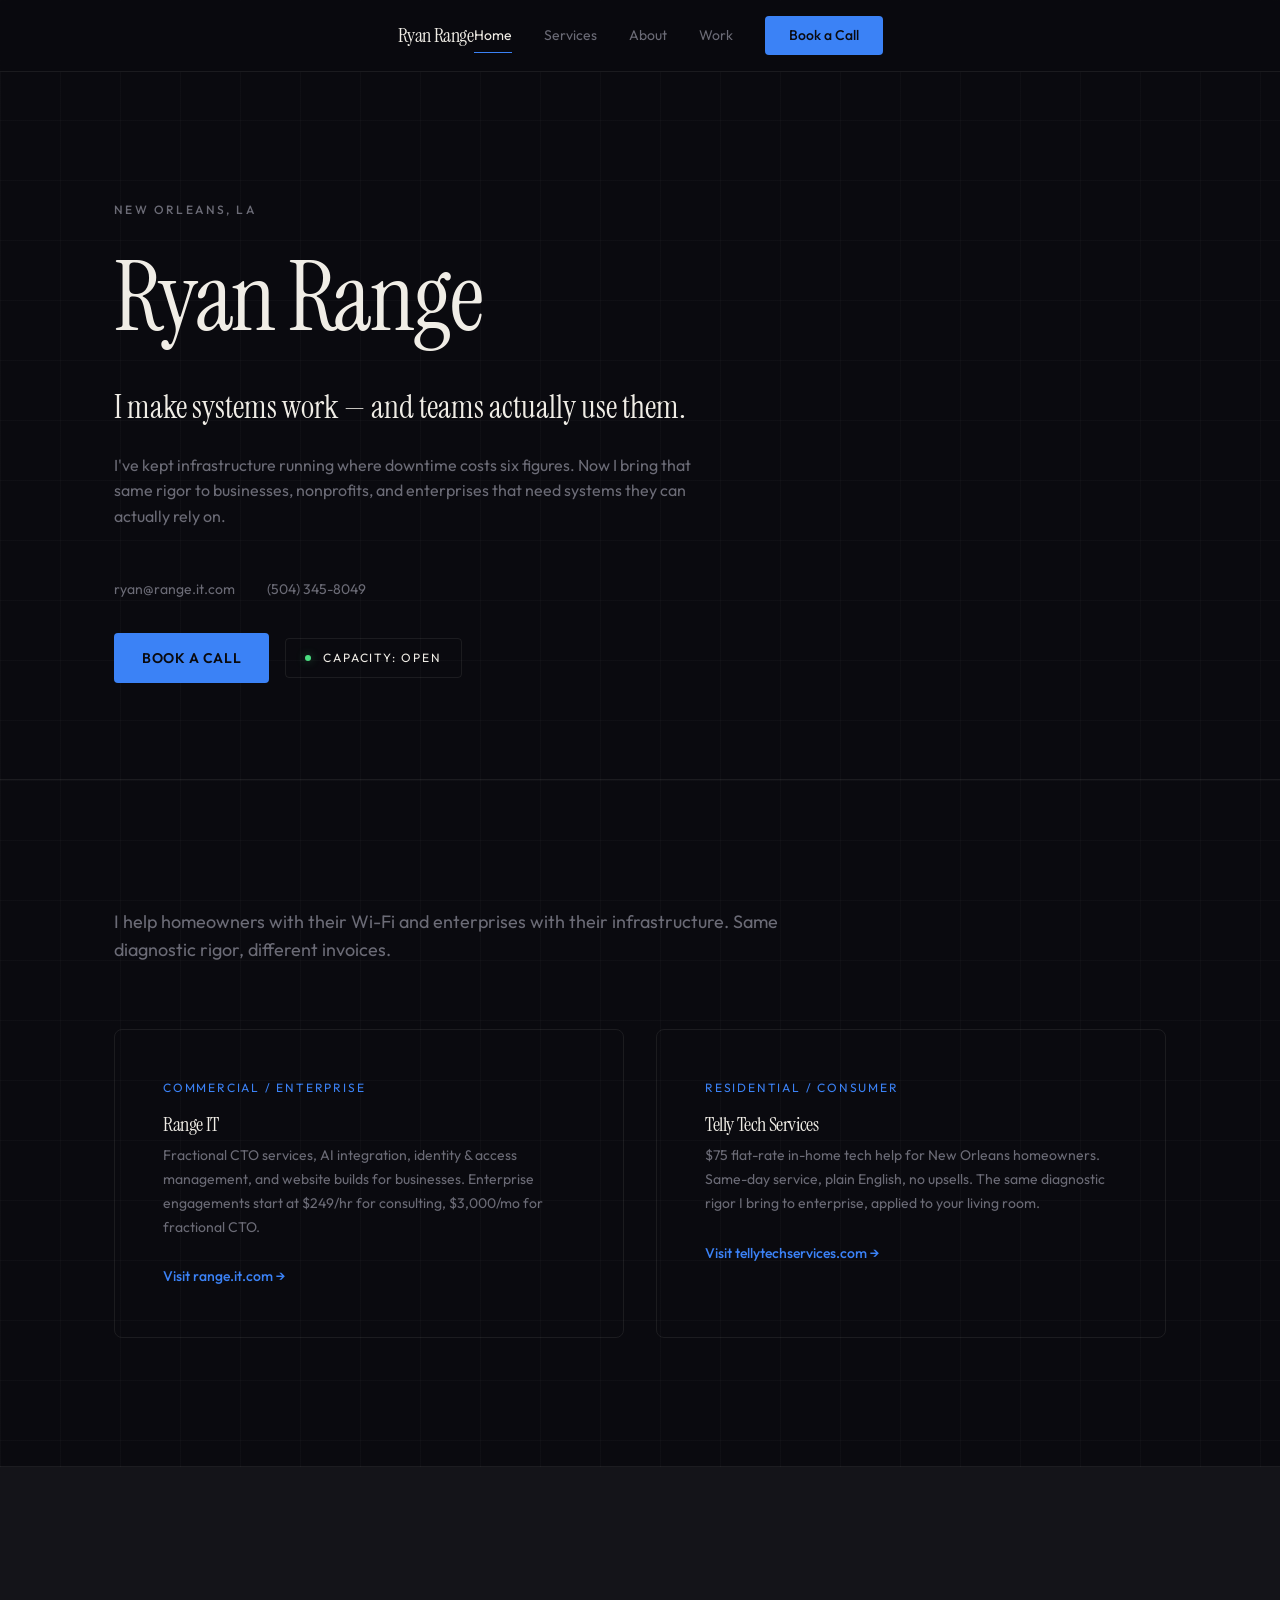
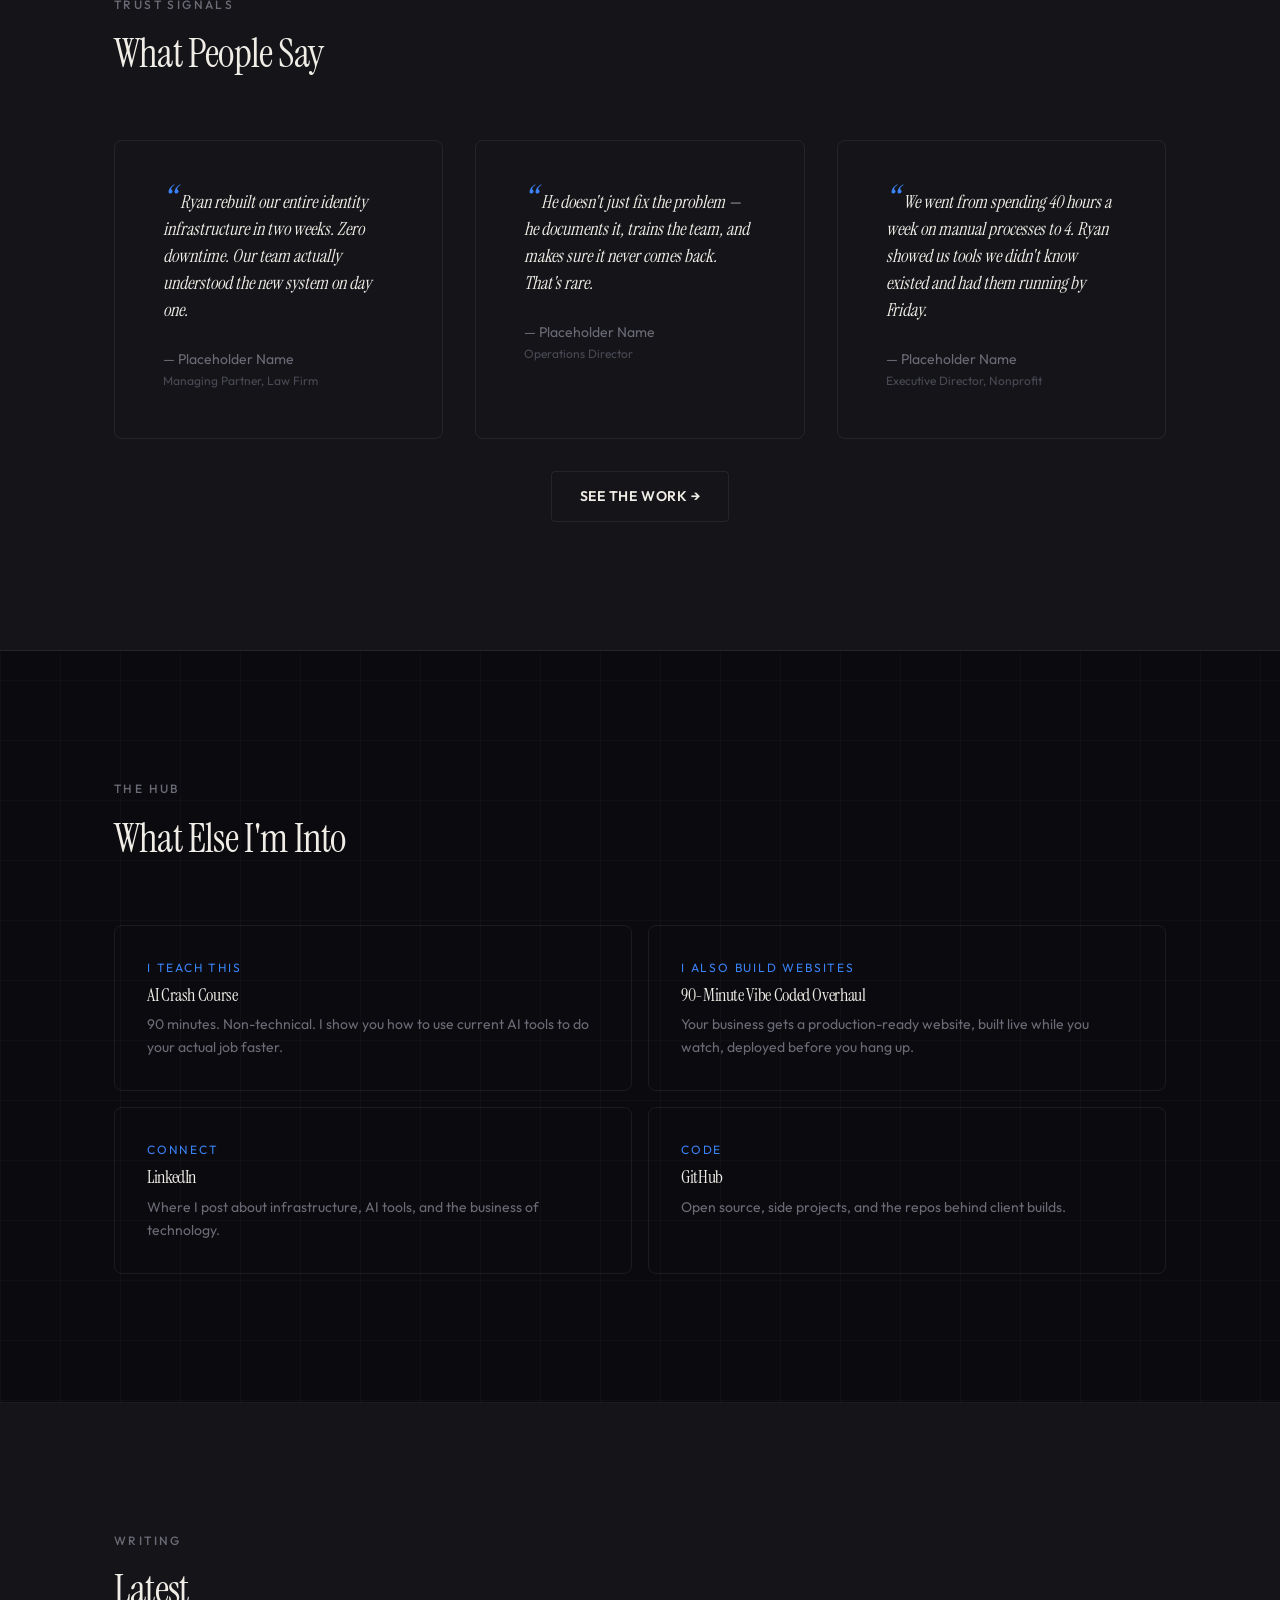
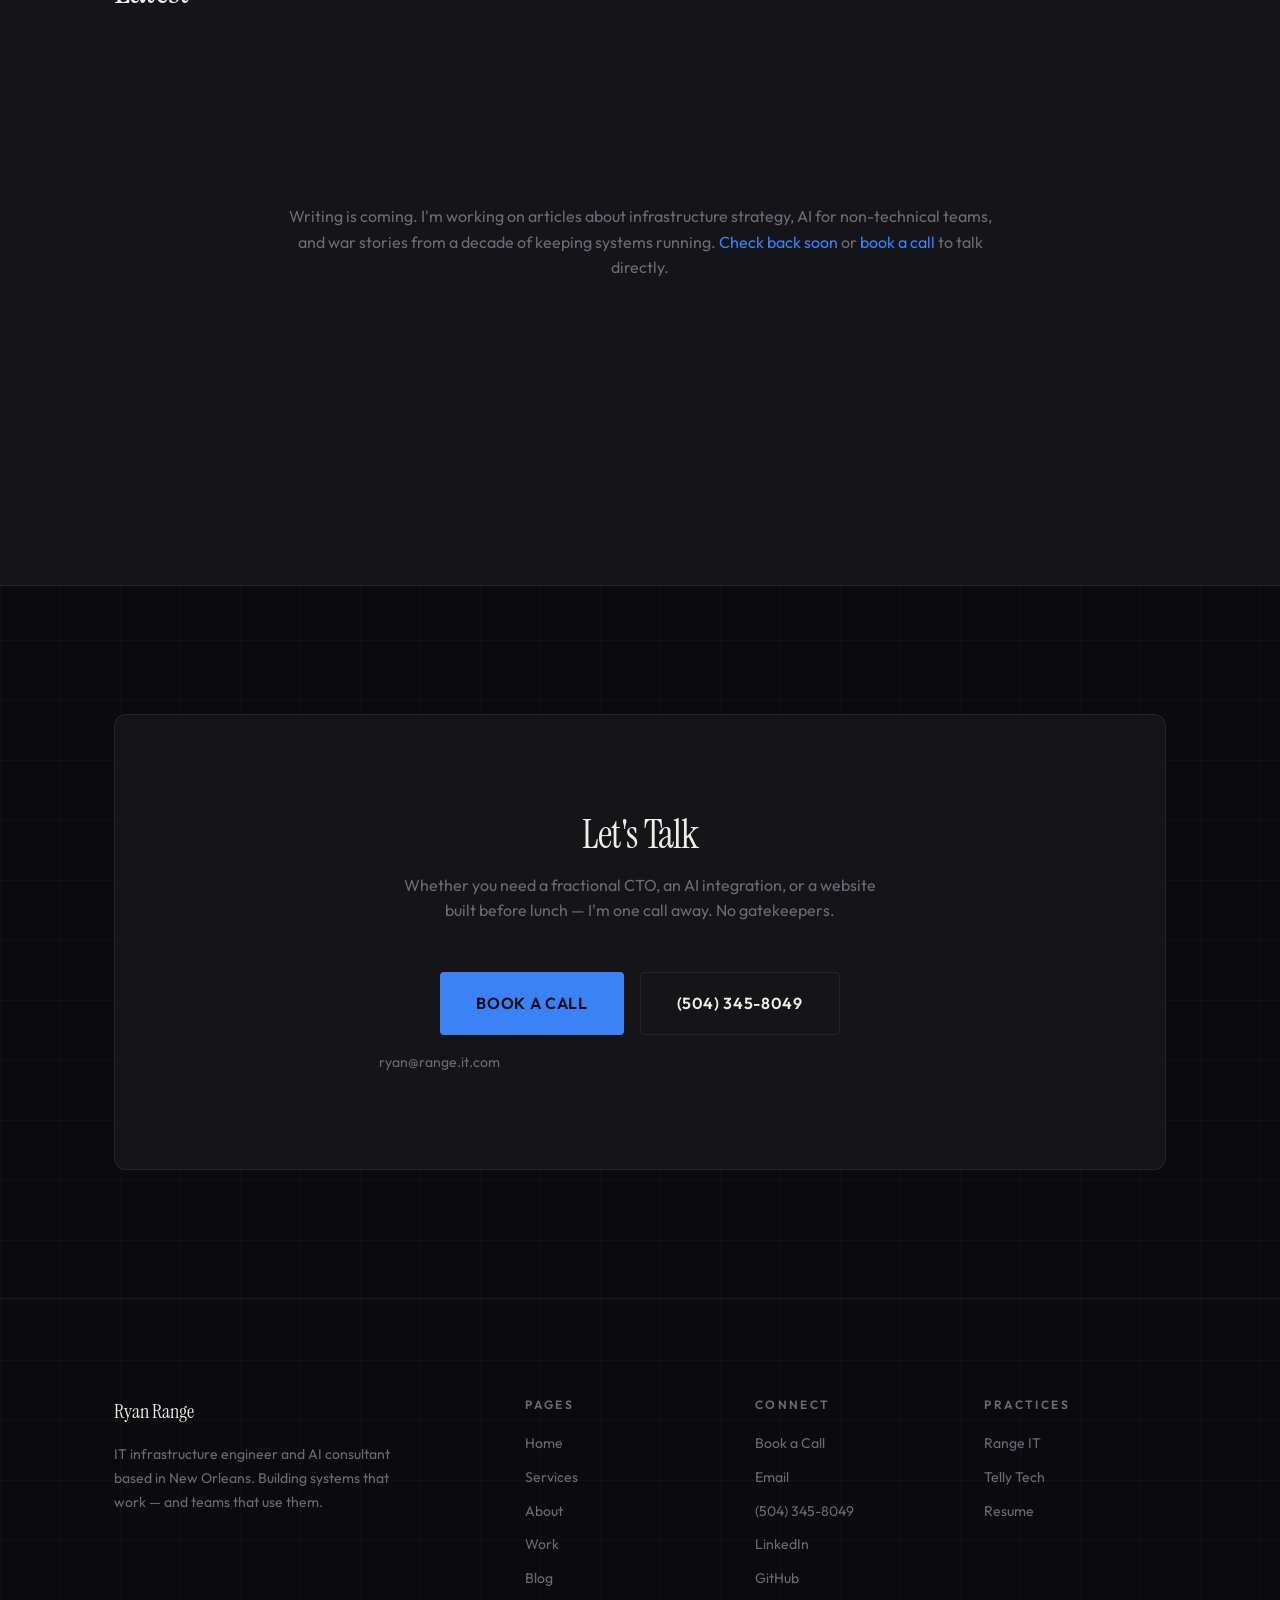
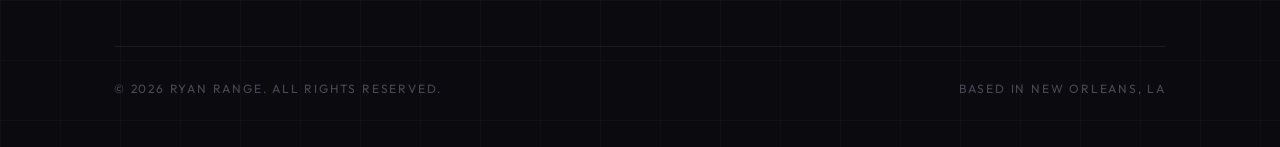
<file: index.html>
<!DOCTYPE html>
<html lang="en">
<head>
    <meta charset="UTF-8">
    <meta name="viewport" content="width=device-width, initial-scale=1.0">
    <title>Ryan Range — Infrastructure, AI & Technical Strategy in New Orleans</title>
    <meta name="description" content="Ryan Range is an IT infrastructure engineer and AI consultant in New Orleans. Fractional CTO, identity & access, AI integration, and web builds for businesses and nonprofits.">
    <link rel="canonical" href="https://ryanrange.click/">

    <!-- Open Graph -->
    <meta property="og:type" content="website">
    <meta property="og:title" content="Ryan Range — Infrastructure, AI & Technical Strategy">
    <meta property="og:description" content="IT infrastructure engineer and AI consultant in New Orleans. Fractional CTO, identity & access, AI integration, and web builds.">
    <meta property="og:url" content="https://ryanrange.click/">
    <meta property="og:image" content="https://ryanrange.click/assets/img/og-image.png">
    <meta property="og:image:width" content="1200">
    <meta property="og:image:height" content="630">

    <!-- Twitter Card -->
    <meta name="twitter:card" content="summary_large_image">
    <meta name="twitter:title" content="Ryan Range — Infrastructure, AI & Technical Strategy">
    <meta name="twitter:description" content="IT infrastructure engineer and AI consultant in New Orleans.">
    <meta name="twitter:image" content="https://ryanrange.click/assets/img/og-image.png">

    <!-- Fonts -->
    <link rel="stylesheet" href="assets/css/fonts.css">

    <!-- Styles -->
    <link rel="stylesheet" href="assets/css/main.css">

    <!-- Structured Data -->
    <script type="application/ld+json">
    {
      "@context": "https://schema.org",
      "@graph": [
        {
          "@type": "Person",
          "name": "Ryan Range",
          "jobTitle": "IT Infrastructure Engineer & AI Consultant",
          "url": "https://ryanrange.click",
          "image": "https://ryanrange.click/assets/img/og-image.png",
          "telephone": "+15043458049",
          "email": "ryan@range.it.com",
          "sameAs": [
            "https://ryanrange.click/linkedin",
            "https://www.youtube.com/@ryantrange"
          ],
          "address": {
            "@type": "PostalAddress",
            "addressLocality": "New Orleans",
            "addressRegion": "LA",
            "addressCountry": "US"
          },
          "alumniOf": {
            "@type": "EducationalOrganization",
            "name": "Dillard University"
          },
          "description": "10+ years in IT infrastructure and systems administration. Fractional CTO, AI integration, identity & access management, and web builds for businesses and nonprofits in New Orleans.",
          "knowsAbout": ["IT Infrastructure", "Microsoft 365", "Artificial Intelligence", "Entra ID", "Intune", "Azure", "Maritime Systems", "Legal Tech", "Web Development"]
        },
        {
          "@type": "ProfessionalService",
          "name": "Ryan Range — Technical Strategy",
          "url": "https://ryanrange.click",
          "telephone": "+15043458049",
          "email": "ryan@range.it.com",
          "areaServed": {
            "@type": "City",
            "name": "New Orleans",
            "containedInPlace": {
              "@type": "State",
              "name": "Louisiana"
            }
          },
          "serviceType": ["Fractional CTO", "AI Integration", "IT Infrastructure", "Identity & Access Management", "Web Development"],
          "priceRange": "$$$"
        }
      ]
    }
    </script>
</head>
<body>
    <a href="#main-content" class="skip-link">Skip to main content</a>

    <!-- Header -->
    <header class="site-header" role="banner">
        <div class="container">
            <nav class="nav" aria-label="Primary navigation">
                <a href="/" class="nav__logo">Ryan Range</a>
                <button class="nav__toggle" aria-expanded="false" aria-controls="nav-menu" aria-label="Toggle navigation">
                    <span></span>
                    <span></span>
                    <span></span>
                </button>
                <div class="nav__links" id="nav-menu" role="menubar">
                    <a href="/" class="nav__link nav__link--active" role="menuitem" data-page="/">Home</a>
                    <a href="services.html" class="nav__link" role="menuitem" data-page="/services">Services</a>
                    <a href="about.html" class="nav__link" role="menuitem" data-page="/about">About</a>
                    <a href="work.html" class="nav__link" role="menuitem" data-page="/work">Work</a>
                    <a href="contact.html" class="nav__cta" role="menuitem">Book a Call</a>
                </div>
            </nav>
        </div>
    </header>

    <main id="main-content">

        <!-- Hero -->
        <section class="hero">
            <div class="container">
                <span class="label hero__label">New Orleans, LA</span>
                <h1 class="hero__title">Ryan Range</h1>

                <!-- Active tagline -->
                <p class="hero__tagline">I make systems work — and teams actually use them.</p>

                <!-- Tagline alternatives — swap by uncommenting your pick:
                <p class="hero__tagline">Your infrastructure shouldn't need a translator. I am one anyway.</p>
                <p class="hero__tagline">10 years keeping systems running where failure isn't an option. Now I do it for you.</p>
                <p class="hero__tagline">The technical strategist New Orleans businesses call when it has to work.</p>
                <p class="hero__tagline">I build the infrastructure. I train the team. I stick around until it holds.</p>
                <p class="hero__tagline">Enterprise-grade IT for organizations that can't afford downtime — or jargon.</p>
                -->

                <p class="hero__sub">I've kept infrastructure running where downtime costs six figures. Now I bring that same rigor to businesses, nonprofits, and enterprises that need systems they can actually rely on.</p>

                <!-- Contact info visible without scrolling -->
                <div class="hero__contact">
                    <a href="mailto:ryan@range.it.com" class="hero__contact-item">ryan@range.it.com</a>
                    <a href="tel:15043458049" class="hero__contact-item">(504) 345-8049</a>
                </div>

                <div class="hero__actions">
                    <a href="contact.html" class="btn btn--primary">Book a Call</a>
                    <div class="status-badge">
                        <span class="status-dot" aria-hidden="true"></span>
                        Capacity: Open
                    </div>
                </div>
            </div>
        </section>

        <!-- The Junction — Brand Ecosystem -->
        <section class="section section--border">
            <div class="container">
                <div class="section-header reveal">
                    <p class="section-header__desc" style="font-size: var(--text-lg); max-width: 700px;">I help homeowners with their Wi-Fi and enterprises with their infrastructure. Same diagnostic rigor, different invoices.</p>
                </div>

                <div class="brands">
                    <div class="brand-card reveal reveal--delay-1">
                        <p class="brand-card__type">Commercial / Enterprise</p>
                        <h3 class="brand-card__name">Range IT</h3>
                        <p class="brand-card__desc">Fractional CTO services, AI integration, identity & access management, and website builds for businesses. Enterprise engagements start at $249/hr for consulting, $3,000/mo for fractional CTO.</p>
                        <a href="https://range.it.com" class="brand-card__link" target="_blank" rel="noopener">Visit range.it.com →</a>
                    </div>
                    <div class="brand-card reveal reveal--delay-2">
                        <p class="brand-card__type">Residential / Consumer</p>
                        <h3 class="brand-card__name">Telly Tech Services</h3>
                        <p class="brand-card__desc">$75 flat-rate in-home tech help for New Orleans homeowners. Same-day service, plain English, no upsells. The same diagnostic rigor I bring to enterprise, applied to your living room.</p>
                        <a href="https://tellytechservices.com" class="brand-card__link" target="_blank" rel="noopener">Visit tellytechservices.com →</a>
                    </div>
                </div>
            </div>
        </section>

        <!-- Social Proof -->
        <section class="section section--surface section--border">
            <div class="container">
                <div class="section-header reveal">
                    <span class="label section-header__label">Trust Signals</span>
                    <h2 class="section-header__title">What People Say</h2>
                </div>

                <div class="testimonials">
                    <!-- Placeholder testimonials — Ryan will replace with real quotes -->
                    <div class="testimonial reveal reveal--delay-1">
                        <p class="testimonial__quote">Ryan rebuilt our entire identity infrastructure in two weeks. Zero downtime. Our team actually understood the new system on day one.</p>
                        <p class="testimonial__author">— Placeholder Name</p>
                        <p class="testimonial__role">Managing Partner, Law Firm</p>
                    </div>
                    <div class="testimonial reveal reveal--delay-2">
                        <p class="testimonial__quote">He doesn't just fix the problem — he documents it, trains the team, and makes sure it never comes back. That's rare.</p>
                        <p class="testimonial__author">— Placeholder Name</p>
                        <p class="testimonial__role">Operations Director</p>
                    </div>
                    <div class="testimonial reveal reveal--delay-3">
                        <p class="testimonial__quote">We went from spending 40 hours a week on manual processes to 4. Ryan showed us tools we didn't know existed and had them running by Friday.</p>
                        <p class="testimonial__author">— Placeholder Name</p>
                        <p class="testimonial__role">Executive Director, Nonprofit</p>
                    </div>
                </div>

                <div class="text-center mt-xl reveal">
                    <a href="work.html" class="btn btn--outline">See the work →</a>
                </div>
            </div>
        </section>

        <!-- What Else I'm Into -->
        <section class="section section--border">
            <div class="container">
                <div class="section-header reveal">
                    <span class="label section-header__label">The Hub</span>
                    <h2 class="section-header__title">What Else I'm Into</h2>
                </div>

                <div class="hub-grid">
                    <a href="ai.html" class="hub-card reveal reveal--delay-1">
                        <span class="hub-card__type">I teach this</span>
                        <h3 class="hub-card__title">AI Crash Course</h3>
                        <p class="hub-card__desc">90 minutes. Non-technical. I show you how to use current AI tools to do your actual job faster.</p>
                    </a>
                    <a href="services.html#overhaul" class="hub-card reveal reveal--delay-2">
                        <span class="hub-card__type">I also build websites</span>
                        <h3 class="hub-card__title">90-Minute Vibe Coded Overhaul</h3>
                        <p class="hub-card__desc">Your business gets a production-ready website, built live while you watch, deployed before you hang up.</p>
                    </a>
                    <a href="https://ryanrange.click/linkedin" class="hub-card reveal reveal--delay-3" target="_blank" rel="noopener">
                        <span class="hub-card__type">Connect</span>
                        <h3 class="hub-card__title">LinkedIn</h3>
                        <p class="hub-card__desc">Where I post about infrastructure, AI tools, and the business of technology.</p>
                    </a>
                    <a href="https://github.com/rangert300" class="hub-card reveal reveal--delay-4" target="_blank" rel="noopener">
                        <span class="hub-card__type">Code</span>
                        <h3 class="hub-card__title">GitHub</h3>
                        <p class="hub-card__desc">Open source, side projects, and the repos behind client builds.</p>
                    </a>
                </div>
            </div>
        </section>

        <!-- Blog / Latest -->
        <section class="section section--surface section--border">
            <div class="container">
                <div class="section-header reveal">
                    <span class="label section-header__label">Writing</span>
                    <h2 class="section-header__title">Latest</h2>
                </div>

                <div class="blog-empty reveal">
                    <p class="blog-empty__desc">Writing is coming. I'm working on articles about infrastructure strategy, AI for non-technical teams, and war stories from a decade of keeping systems running. <a href="blog/" style="color: var(--accent);">Check back soon</a> or <a href="contact.html" style="color: var(--accent);">book a call</a> to talk directly.</p>
                </div>
            </div>
        </section>

        <!-- Final CTA -->
        <section class="section">
            <div class="container">
                <div class="cta-block reveal">
                    <h2 class="cta-block__title">Let's Talk</h2>
                    <p class="cta-block__desc">Whether you need a fractional CTO, an AI integration, or a website built before lunch — I'm one call away. No gatekeepers.</p>
                    <div class="cta-block__actions">
                        <a href="contact.html" class="btn btn--primary btn--large">Book a Call</a>
                        <a href="tel:15043458049" class="btn btn--outline btn--large">(504) 345-8049</a>
                    </div>
                    <p class="mt-md" style="font-size: var(--text-sm); color: var(--text-muted);">ryan@range.it.com</p>
                </div>
            </div>
        </section>

    </main>

    <!-- Footer -->
    <footer class="site-footer" role="contentinfo">
        <div class="container">
            <div class="footer-grid">
                <div>
                    <p class="footer-brand">Ryan Range</p>
                    <p class="footer-desc">IT infrastructure engineer and AI consultant based in New Orleans. Building systems that work — and teams that use them.</p>
                </div>
                <div>
                    <p class="footer-heading">Pages</p>
                    <ul class="footer-links">
                        <li><a href="/">Home</a></li>
                        <li><a href="services.html">Services</a></li>
                        <li><a href="about.html">About</a></li>
                        <li><a href="work.html">Work</a></li>
                        <li><a href="blog/">Blog</a></li>
                    </ul>
                </div>
                <div>
                    <p class="footer-heading">Connect</p>
                    <ul class="footer-links">
                        <li><a href="contact.html">Book a Call</a></li>
                        <li><a href="mailto:ryan@range.it.com">Email</a></li>
                        <li><a href="tel:15043458049">(504) 345-8049</a></li>
                        <li><a href="https://ryanrange.click/linkedin" target="_blank" rel="noopener">LinkedIn</a></li>
                        <li><a href="https://github.com/rangert300" target="_blank" rel="noopener">GitHub</a></li>
                    </ul>
                </div>
                <div>
                    <p class="footer-heading">Practices</p>
                    <ul class="footer-links">
                        <li><a href="https://range.it.com" target="_blank" rel="noopener">Range IT</a></li>
                        <li><a href="https://tellytechservices.com" target="_blank" rel="noopener">Telly Tech</a></li>
                        <li><a href="https://resume.ryanrange.click" target="_blank" rel="noopener">Resume</a></li>
                    </ul>
                </div>
            </div>
            <div class="footer-bottom">
                <span>&copy; <span data-year></span> Ryan Range. All rights reserved.</span>
                <span>Based in New Orleans, LA</span>
            </div>
        </div>
    </footer>

    <script src="assets/js/main.js"></script>
</body>
</html>
</file>
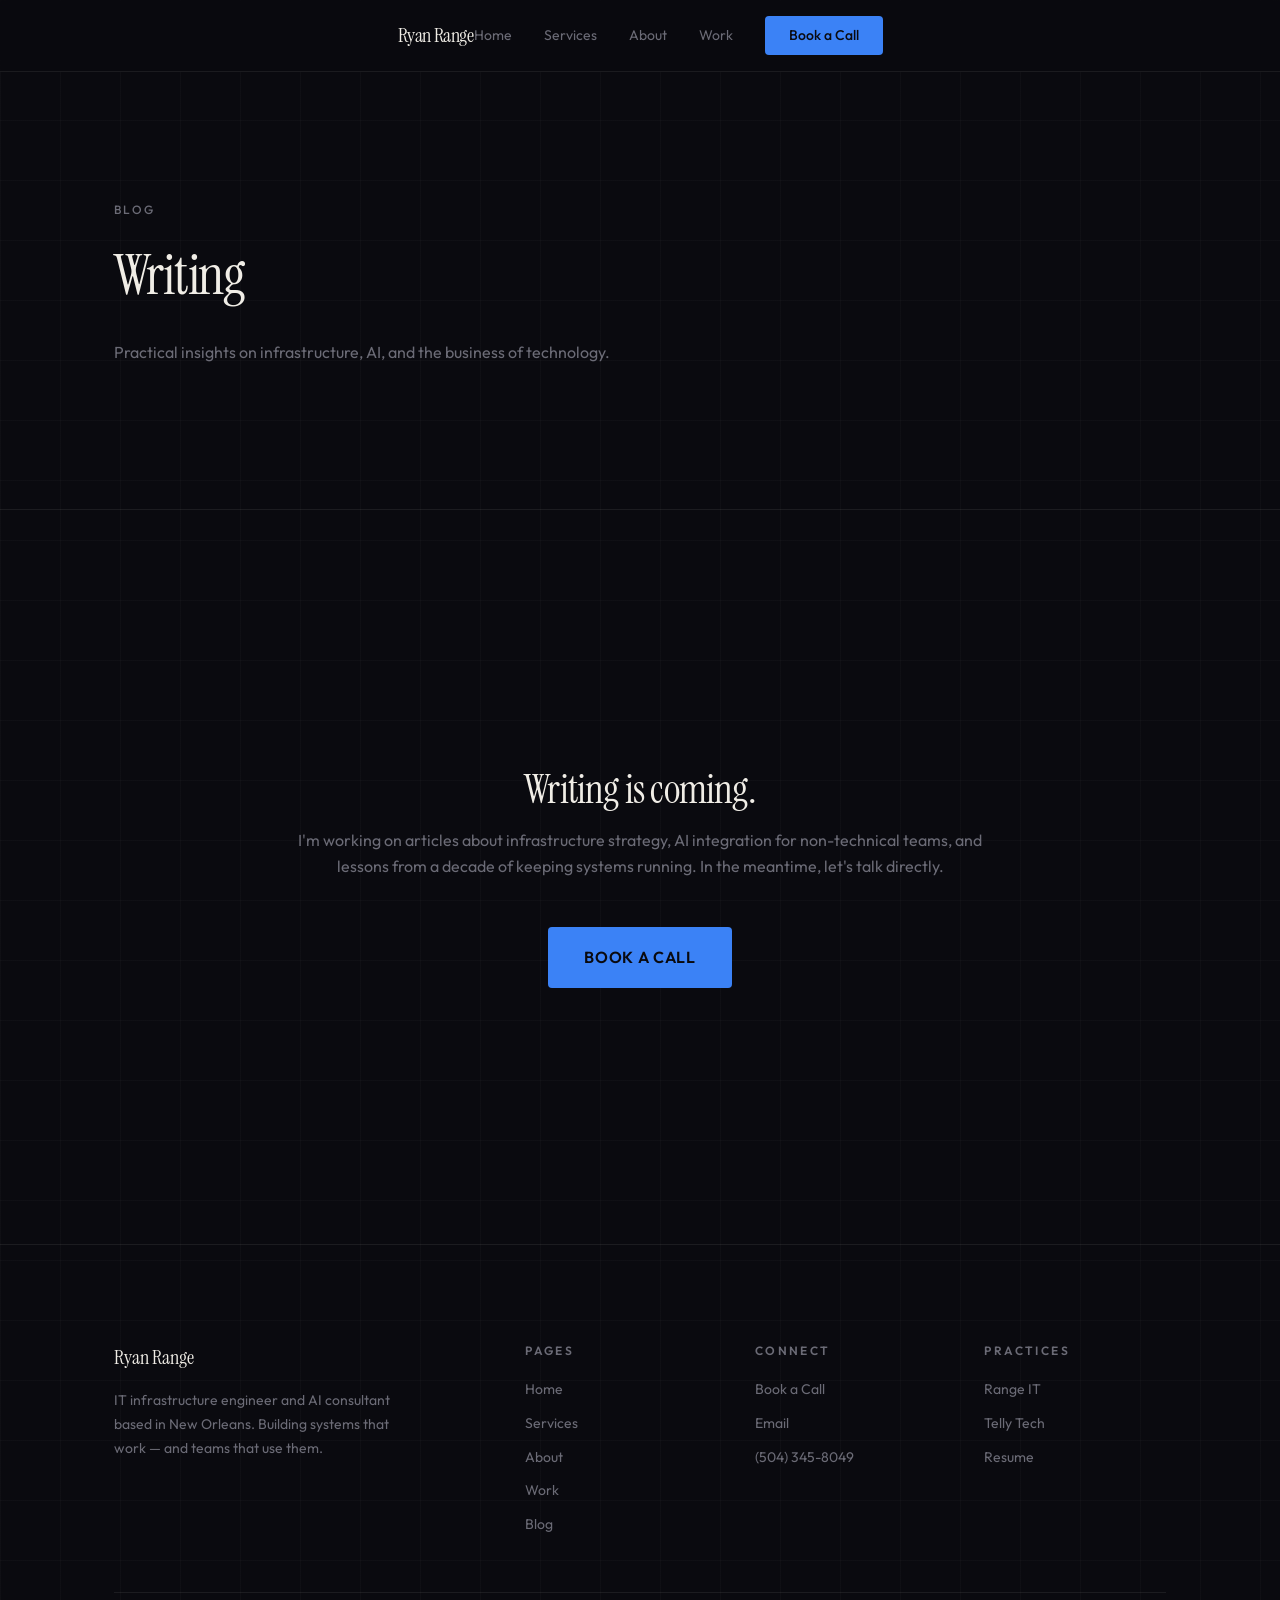
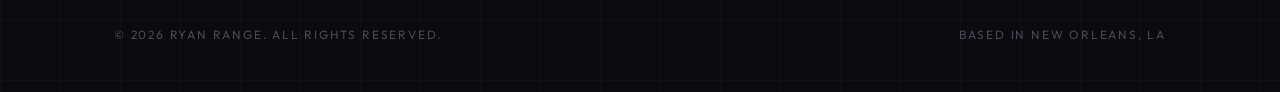
<file: blog/index.html>
<!DOCTYPE html>
<html lang="en">
<head>
    <meta charset="UTF-8">
    <meta name="viewport" content="width=device-width, initial-scale=1.0">
    <title>Blog — Ryan Range | Insights on IT, AI & Infrastructure</title>
    <meta name="description" content="Insights on IT infrastructure, AI integration, and technical strategy from Ryan Range. Practical writing for business owners, nonprofits, and technical leaders.">
    <link rel="canonical" href="https://ryanrange.click/blog/">

    <meta property="og:type" content="website">
    <meta property="og:title" content="Blog — Ryan Range">
    <meta property="og:description" content="Insights on IT infrastructure, AI integration, and technical strategy.">
    <meta property="og:url" content="https://ryanrange.click/blog/">
    <meta property="og:image" content="https://ryanrange.click/assets/img/og-image.png">
    <meta name="twitter:card" content="summary_large_image">
    <meta name="twitter:title" content="Blog — Ryan Range">
    <meta name="twitter:description" content="Insights on IT infrastructure, AI integration, and technical strategy.">
    <meta name="twitter:image" content="https://ryanrange.click/assets/img/og-image.png">

    <link rel="stylesheet" href="../assets/css/fonts.css">
    <link rel="stylesheet" href="../assets/css/main.css">
</head>
<body>
    <a href="#main-content" class="skip-link">Skip to main content</a>

    <header class="site-header" role="banner">
        <div class="container">
            <nav class="nav" aria-label="Primary navigation">
                <a href="/" class="nav__logo">Ryan Range</a>
                <button class="nav__toggle" aria-expanded="false" aria-controls="nav-menu" aria-label="Toggle navigation">
                    <span></span><span></span><span></span>
                </button>
                <div class="nav__links" id="nav-menu" role="menubar">
                    <a href="/" class="nav__link" role="menuitem" data-page="/">Home</a>
                    <a href="/services.html" class="nav__link" role="menuitem" data-page="/services">Services</a>
                    <a href="/about.html" class="nav__link" role="menuitem" data-page="/about">About</a>
                    <a href="/work.html" class="nav__link" role="menuitem" data-page="/work">Work</a>
                    <a href="/contact.html" class="nav__cta" role="menuitem">Book a Call</a>
                </div>
            </nav>
        </div>
    </header>

    <main id="main-content">

        <section class="hero">
            <div class="container">
                <span class="label hero__label">Blog</span>
                <h1 class="hero__title" style="font-size: var(--text-5xl);">Writing</h1>
                <p class="hero__sub">Practical insights on infrastructure, AI, and the business of technology.</p>
            </div>
        </section>

        <!-- Blog Empty State -->
        <section class="section">
            <div class="container">
                <div class="blog-empty reveal">
                    <h2 class="blog-empty__title">Writing is coming.</h2>
                    <p class="blog-empty__desc">I'm working on articles about infrastructure strategy, AI integration for non-technical teams, and lessons from a decade of keeping systems running. In the meantime, let's talk directly.</p>
                    <a href="/contact.html" class="btn btn--primary btn--large">Book a Call</a>
                </div>

                <!-- Blog post template — uncomment and duplicate for new posts:
                <div class="blog-grid">
                    <article class="card">
                        <span class="label card__label">Category</span>
                        <h3 class="card__title"><a href="/blog/post-slug.html">Post Title Here</a></h3>
                        <p class="card__desc">Brief excerpt or summary of the post content. Keep it to 2-3 sentences.</p>
                        <p style="font-size: var(--text-xs); color: var(--text-dim); margin-top: var(--space-md);">March 2026</p>
                    </article>
                </div>
                -->
            </div>
        </section>

    </main>

    <footer class="site-footer" role="contentinfo">
        <div class="container">
            <div class="footer-grid">
                <div>
                    <p class="footer-brand">Ryan Range</p>
                    <p class="footer-desc">IT infrastructure engineer and AI consultant based in New Orleans. Building systems that work — and teams that use them.</p>
                </div>
                <div>
                    <p class="footer-heading">Pages</p>
                    <ul class="footer-links">
                        <li><a href="/">Home</a></li>
                        <li><a href="/services.html">Services</a></li>
                        <li><a href="/about.html">About</a></li>
                        <li><a href="/work.html">Work</a></li>
                        <li><a href="/blog/">Blog</a></li>
                    </ul>
                </div>
                <div>
                    <p class="footer-heading">Connect</p>
                    <ul class="footer-links">
                        <li><a href="/contact.html">Book a Call</a></li>
                        <li><a href="mailto:ryan@range.it.com">Email</a></li>
                        <li><a href="tel:15043458049">(504) 345-8049</a></li>
                    </ul>
                </div>
                <div>
                    <p class="footer-heading">Practices</p>
                    <ul class="footer-links">
                        <li><a href="https://range.it.com" target="_blank" rel="noopener">Range IT</a></li>
                        <li><a href="https://tellytechservices.com" target="_blank" rel="noopener">Telly Tech</a></li>
                        <li><a href="https://resume.ryanrange.click" target="_blank" rel="noopener">Resume</a></li>
                    </ul>
                </div>
            </div>
            <div class="footer-bottom">
                <span>&copy; <span data-year></span> Ryan Range. All rights reserved.</span>
                <span>Based in New Orleans, LA</span>
            </div>
        </div>
    </footer>

    <script src="../assets/js/main.js"></script>
</body>
</html>
</file>
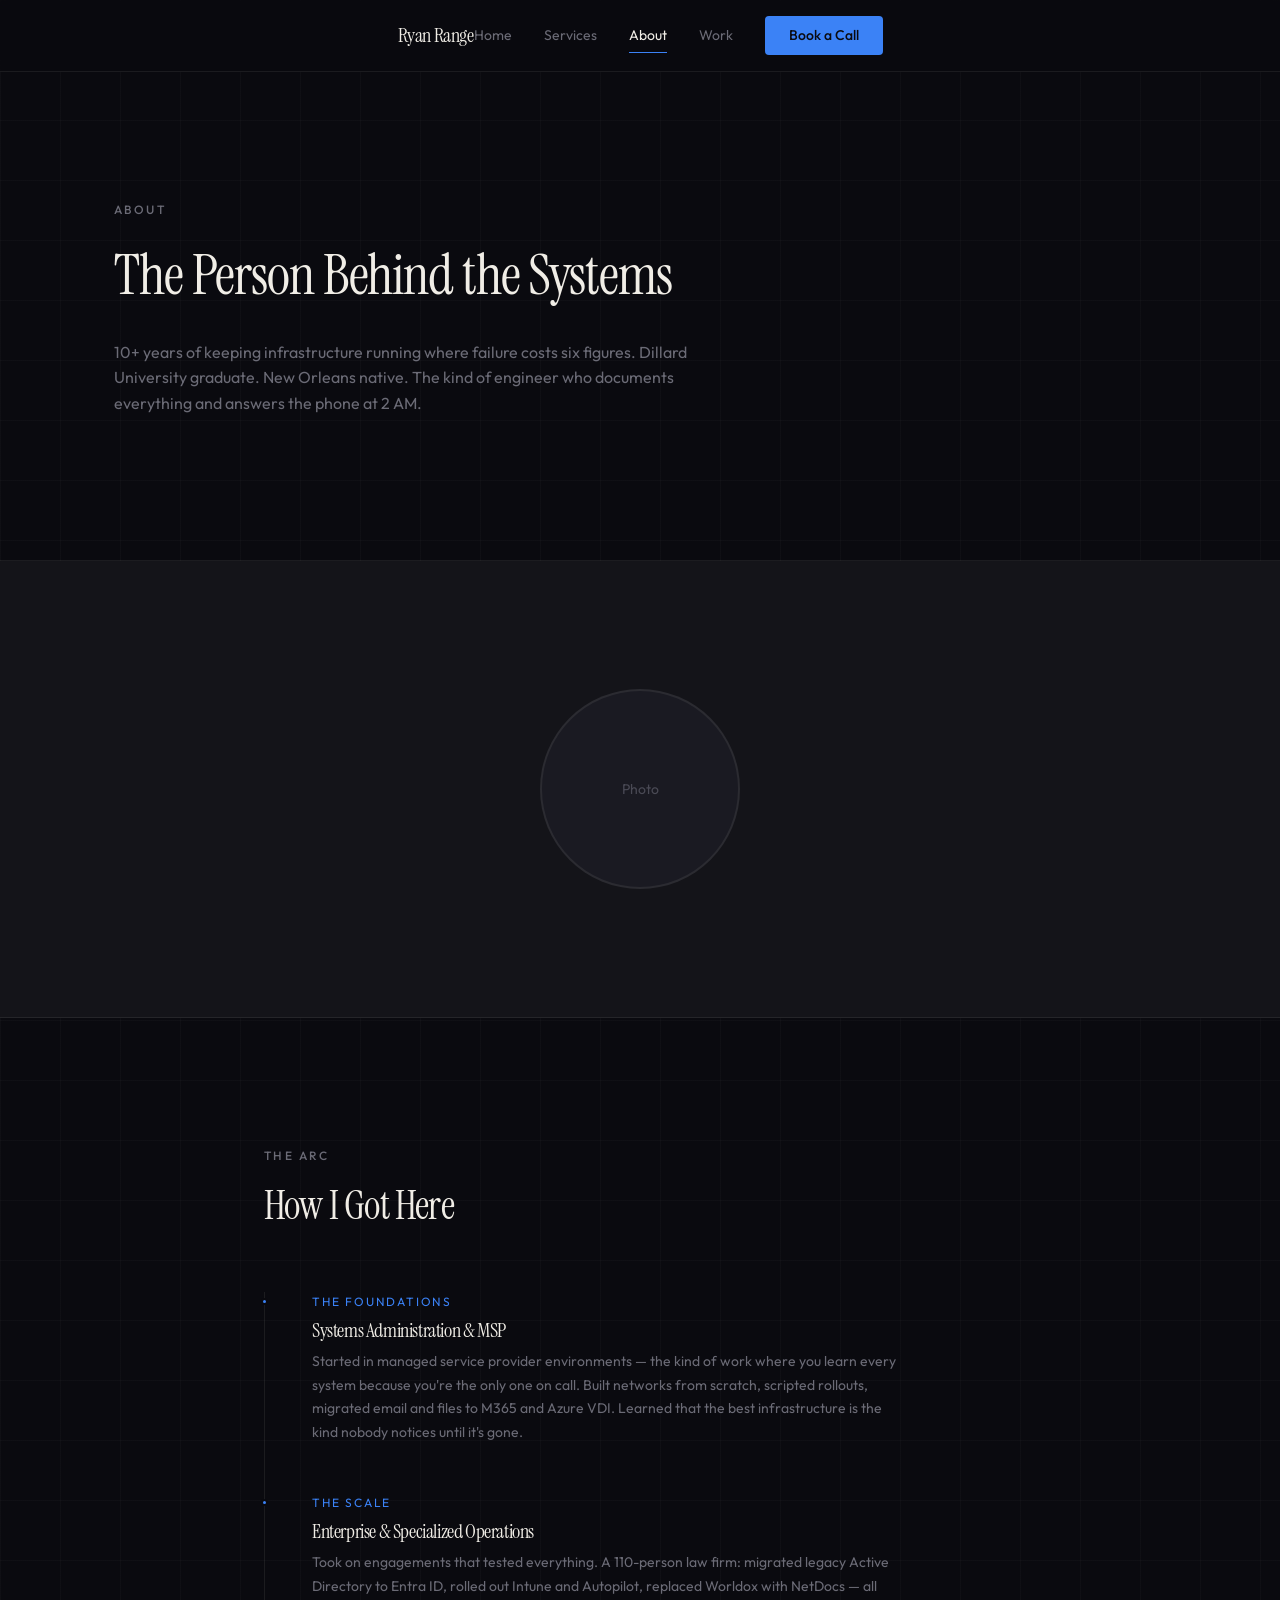
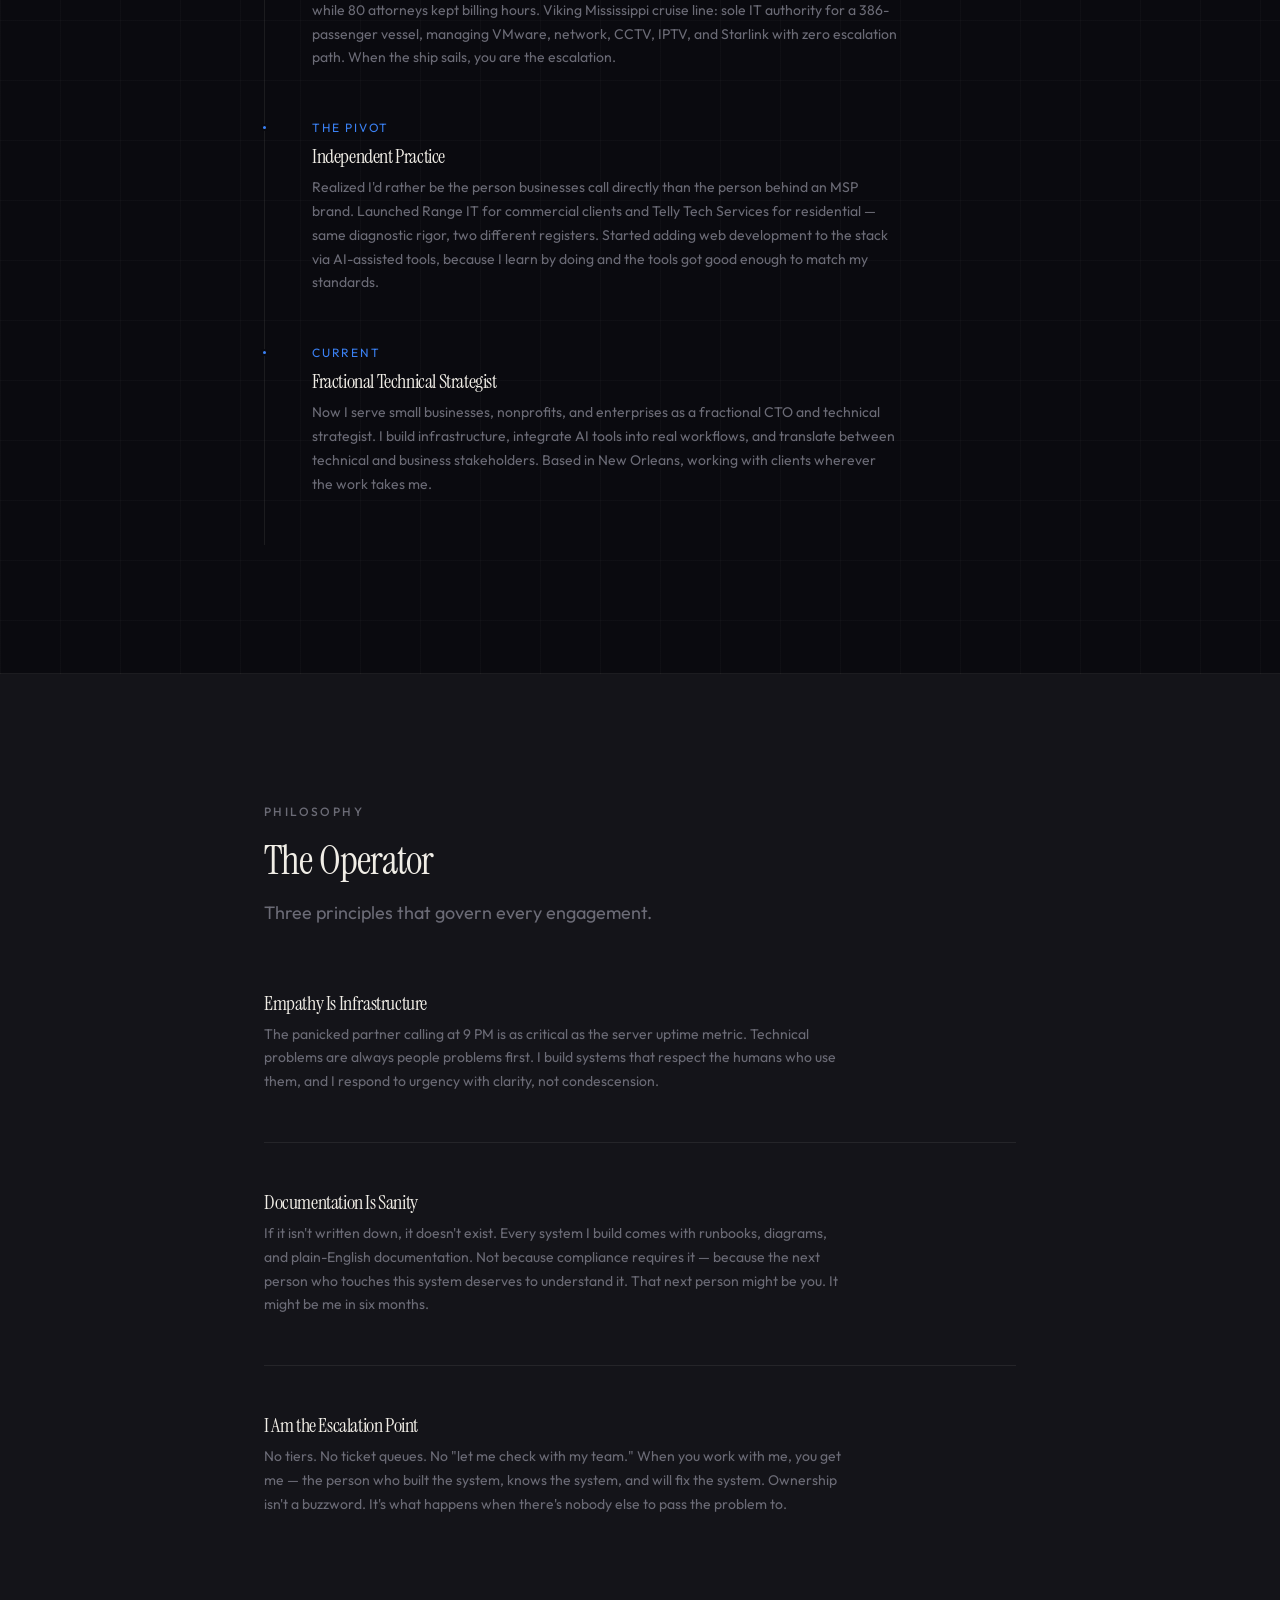
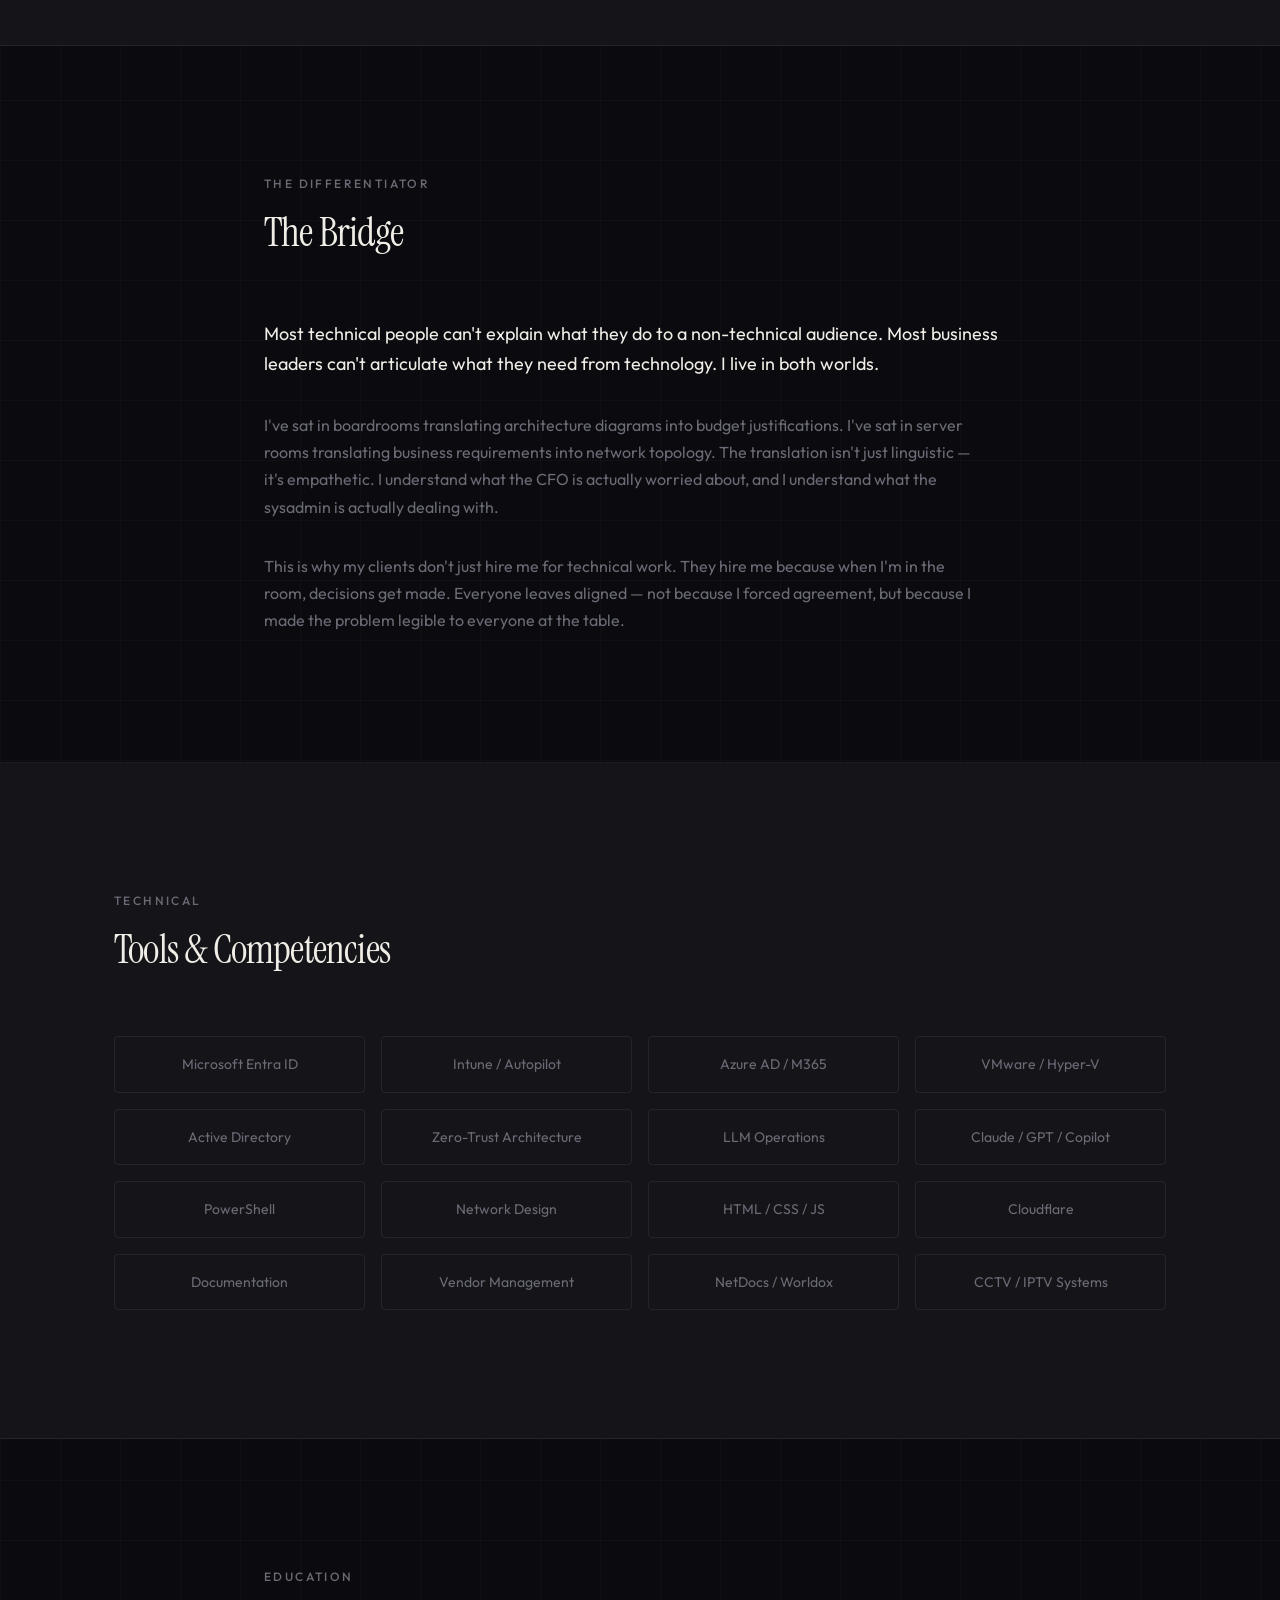
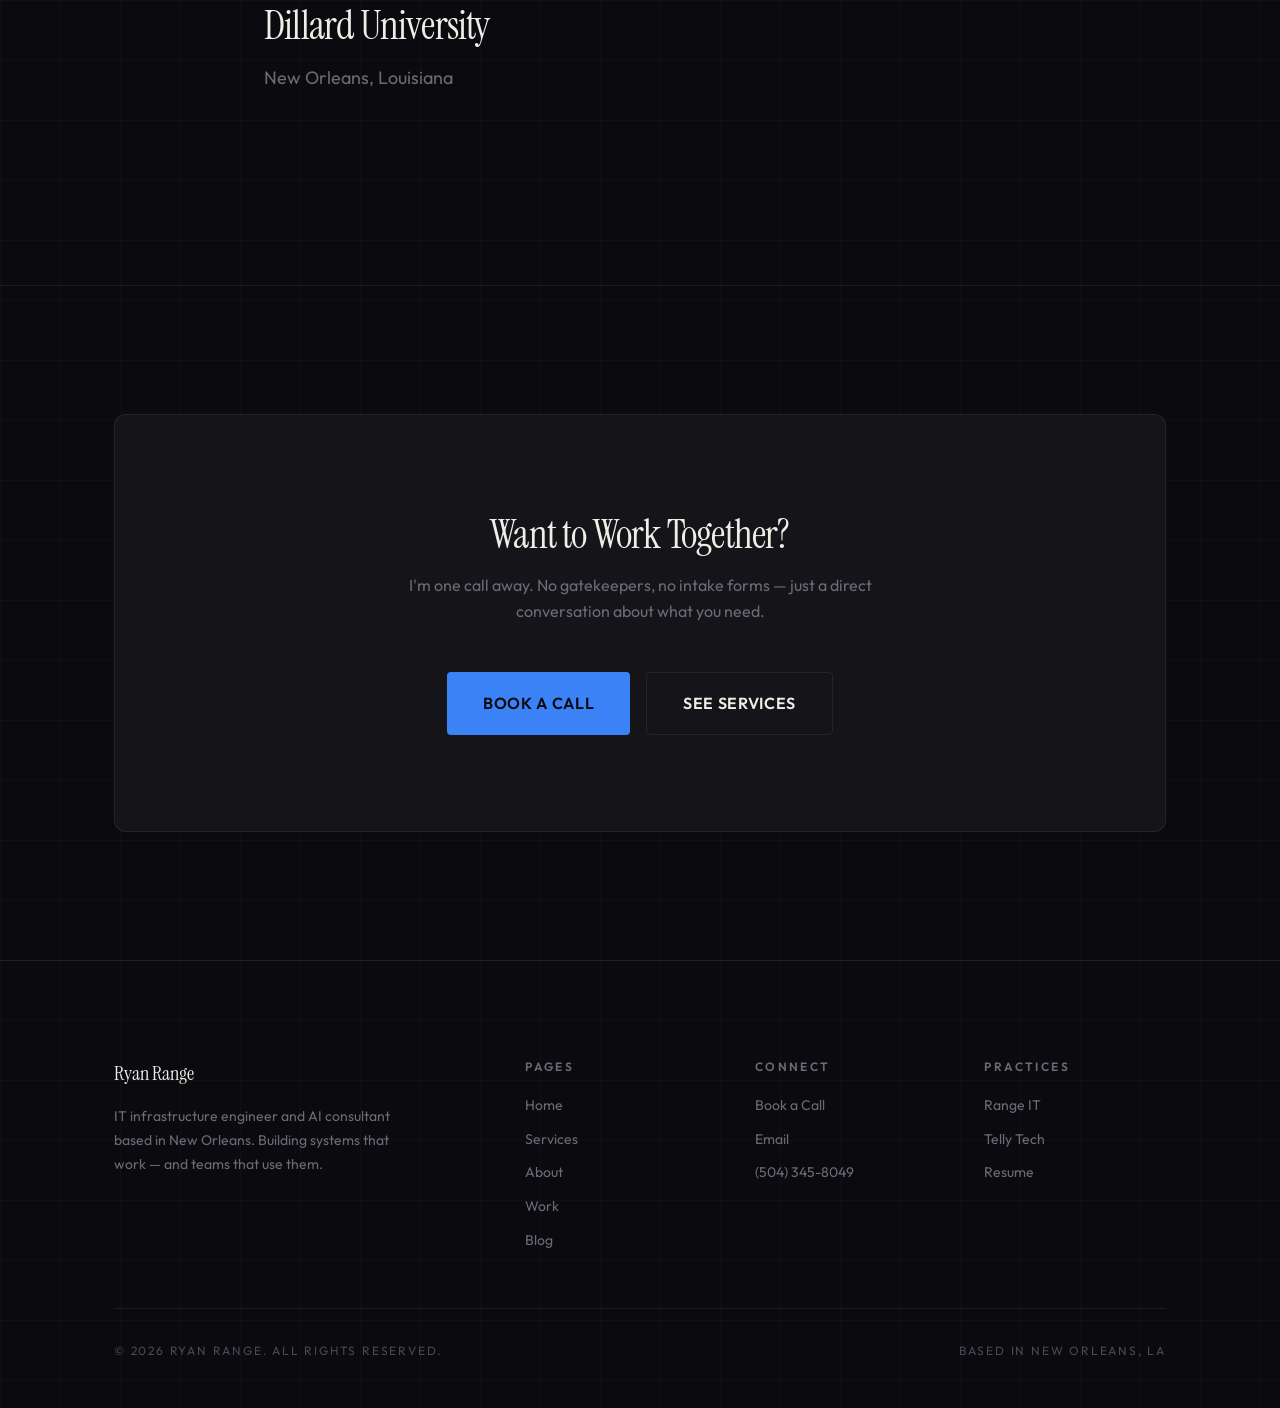
<file: about.html>
<!DOCTYPE html>
<html lang="en">
<head>
    <meta charset="UTF-8">
    <meta name="viewport" content="width=device-width, initial-scale=1.0">
    <title>About — Ryan Range | 10+ Years in IT Infrastructure</title>
    <meta name="description" content="Ryan Range has 10+ years of IT infrastructure experience — MSP environments, NOC operations, enterprise migrations. Now a fractional CTO and AI consultant in New Orleans.">
    <link rel="canonical" href="https://ryanrange.click/about.html">

    <meta property="og:type" content="profile">
    <meta property="og:title" content="About — Ryan Range">
    <meta property="og:description" content="10+ years in IT infrastructure. MSP environments, NOC operations, enterprise migrations. Fractional CTO and AI consultant in New Orleans.">
    <meta property="og:url" content="https://ryanrange.click/about.html">
    <meta property="og:image" content="https://ryanrange.click/assets/img/og-image.png">
    <meta name="twitter:card" content="summary_large_image">
    <meta name="twitter:title" content="About — Ryan Range">
    <meta name="twitter:description" content="10+ years in IT infrastructure. Fractional CTO and AI consultant in New Orleans.">
    <meta name="twitter:image" content="https://ryanrange.click/assets/img/og-image.png">

    <link rel="stylesheet" href="assets/css/fonts.css">
    <link rel="stylesheet" href="assets/css/main.css">
</head>
<body>
    <a href="#main-content" class="skip-link">Skip to main content</a>

    <header class="site-header" role="banner">
        <div class="container">
            <nav class="nav" aria-label="Primary navigation">
                <a href="/" class="nav__logo">Ryan Range</a>
                <button class="nav__toggle" aria-expanded="false" aria-controls="nav-menu" aria-label="Toggle navigation">
                    <span></span><span></span><span></span>
                </button>
                <div class="nav__links" id="nav-menu" role="menubar">
                    <a href="/" class="nav__link" role="menuitem" data-page="/">Home</a>
                    <a href="services.html" class="nav__link" role="menuitem" data-page="/services">Services</a>
                    <a href="about.html" class="nav__link nav__link--active" role="menuitem" data-page="/about">About</a>
                    <a href="work.html" class="nav__link" role="menuitem" data-page="/work">Work</a>
                    <a href="contact.html" class="nav__cta" role="menuitem">Book a Call</a>
                </div>
            </nav>
        </div>
    </header>

    <main id="main-content">

        <!-- Page Hero -->
        <section class="hero">
            <div class="container">
                <span class="label hero__label">About</span>
                <h1 class="hero__title" style="font-size: var(--text-5xl);">The Person Behind the Systems</h1>
                <p class="hero__sub">10+ years of keeping infrastructure running where failure costs six figures. Dillard University graduate. New Orleans native. The kind of engineer who documents everything and answers the phone at 2 AM.</p>
            </div>
        </section>

        <!-- Photo placeholder -->
        <section class="section section--surface section--border">
            <div class="container" style="text-align: center;">
                <!-- Ryan: Replace this with your professional photo -->
                <div class="reveal" style="width: 200px; height: 200px; border-radius: 50%; background: var(--bg-elevated); border: 2px solid var(--border); margin: 0 auto; display: flex; align-items: center; justify-content: center; color: var(--text-dim); font-size: var(--text-sm);">
                    Photo
                </div>
            </div>
        </section>

        <!-- Professional Arc -->
        <section class="section section--border">
            <div class="container container--narrow">
                <div class="section-header reveal">
                    <span class="label section-header__label">The Arc</span>
                    <h2 class="section-header__title">How I Got Here</h2>
                </div>

                <div class="timeline">
                    <div class="timeline__item reveal">
                        <p class="timeline__period">The Foundations</p>
                        <h3 class="timeline__title">Systems Administration & MSP</h3>
                        <p class="timeline__desc">Started in managed service provider environments — the kind of work where you learn every system because you're the only one on call. Built networks from scratch, scripted rollouts, migrated email and files to M365 and Azure VDI. Learned that the best infrastructure is the kind nobody notices until it's gone.</p>
                    </div>

                    <div class="timeline__item reveal">
                        <p class="timeline__period">The Scale</p>
                        <h3 class="timeline__title">Enterprise & Specialized Operations</h3>
                        <p class="timeline__desc">Took on engagements that tested everything. A 110-person law firm: migrated legacy Active Directory to Entra ID, rolled out Intune and Autopilot, replaced Worldox with NetDocs — all while 80 attorneys kept billing hours. Viking Mississippi cruise line: sole IT authority for a 386-passenger vessel, managing VMware, network, CCTV, IPTV, and Starlink with zero escalation path. When the ship sails, you are the escalation.</p>
                    </div>

                    <div class="timeline__item reveal">
                        <p class="timeline__period">The Pivot</p>
                        <h3 class="timeline__title">Independent Practice</h3>
                        <p class="timeline__desc">Realized I'd rather be the person businesses call directly than the person behind an MSP brand. Launched Range IT for commercial clients and Telly Tech Services for residential — same diagnostic rigor, two different registers. Started adding web development to the stack via AI-assisted tools, because I learn by doing and the tools got good enough to match my standards.</p>
                    </div>

                    <div class="timeline__item reveal">
                        <p class="timeline__period">Current</p>
                        <h3 class="timeline__title">Fractional Technical Strategist</h3>
                        <p class="timeline__desc">Now I serve small businesses, nonprofits, and enterprises as a fractional CTO and technical strategist. I build infrastructure, integrate AI tools into real workflows, and translate between technical and business stakeholders. Based in New Orleans, working with clients wherever the work takes me.</p>
                    </div>
                </div>
            </div>
        </section>

        <!-- The Operator -->
        <section class="section section--surface section--border">
            <div class="container container--narrow">
                <div class="section-header reveal">
                    <span class="label section-header__label">Philosophy</span>
                    <h2 class="section-header__title">The Operator</h2>
                    <p class="section-header__desc">Three principles that govern every engagement.</p>
                </div>

                <div class="reveal">
                    <div style="margin-bottom: var(--space-2xl); padding-bottom: var(--space-2xl); border-bottom: 1px solid var(--border);">
                        <h3 style="font-family: var(--font-display); font-size: var(--text-xl); margin-bottom: var(--space-sm);">Empathy Is Infrastructure</h3>
                        <p style="color: var(--text-muted); font-size: var(--text-sm); line-height: 1.7;">The panicked partner calling at 9 PM is as critical as the server uptime metric. Technical problems are always people problems first. I build systems that respect the humans who use them, and I respond to urgency with clarity, not condescension.</p>
                    </div>

                    <div style="margin-bottom: var(--space-2xl); padding-bottom: var(--space-2xl); border-bottom: 1px solid var(--border);">
                        <h3 style="font-family: var(--font-display); font-size: var(--text-xl); margin-bottom: var(--space-sm);">Documentation Is Sanity</h3>
                        <p style="color: var(--text-muted); font-size: var(--text-sm); line-height: 1.7;">If it isn't written down, it doesn't exist. Every system I build comes with runbooks, diagrams, and plain-English documentation. Not because compliance requires it — because the next person who touches this system deserves to understand it. That next person might be you. It might be me in six months.</p>
                    </div>

                    <div>
                        <h3 style="font-family: var(--font-display); font-size: var(--text-xl); margin-bottom: var(--space-sm);">I Am the Escalation Point</h3>
                        <p style="color: var(--text-muted); font-size: var(--text-sm); line-height: 1.7;">No tiers. No ticket queues. No "let me check with my team." When you work with me, you get me — the person who built the system, knows the system, and will fix the system. Ownership isn't a buzzword. It's what happens when there's nobody else to pass the problem to.</p>
                    </div>
                </div>
            </div>
        </section>

        <!-- The Bridge Expanded -->
        <section class="section section--border">
            <div class="container container--narrow">
                <div class="section-header reveal">
                    <span class="label section-header__label">The Differentiator</span>
                    <h2 class="section-header__title">The Bridge</h2>
                </div>

                <div class="reveal">
                    <p style="font-size: var(--text-lg); line-height: 1.7; margin-bottom: var(--space-xl);">Most technical people can't explain what they do to a non-technical audience. Most business leaders can't articulate what they need from technology. I live in both worlds.</p>
                    <p style="color: var(--text-muted); line-height: 1.7; margin-bottom: var(--space-xl);">I've sat in boardrooms translating architecture diagrams into budget justifications. I've sat in server rooms translating business requirements into network topology. The translation isn't just linguistic — it's empathetic. I understand what the CFO is actually worried about, and I understand what the sysadmin is actually dealing with.</p>
                    <p style="color: var(--text-muted); line-height: 1.7;">This is why my clients don't just hire me for technical work. They hire me because when I'm in the room, decisions get made. Everyone leaves aligned — not because I forced agreement, but because I made the problem legible to everyone at the table.</p>
                </div>
            </div>
        </section>

        <!-- Skills Grid -->
        <section class="section section--surface section--border">
            <div class="container">
                <div class="section-header reveal">
                    <span class="label section-header__label">Technical</span>
                    <h2 class="section-header__title">Tools & Competencies</h2>
                </div>

                <div class="skills-grid reveal">
                    <div class="skill-item">Microsoft Entra ID</div>
                    <div class="skill-item">Intune / Autopilot</div>
                    <div class="skill-item">Azure AD / M365</div>
                    <div class="skill-item">VMware / Hyper-V</div>
                    <div class="skill-item">Active Directory</div>
                    <div class="skill-item">Zero-Trust Architecture</div>
                    <div class="skill-item">LLM Operations</div>
                    <div class="skill-item">Claude / GPT / Copilot</div>
                    <div class="skill-item">PowerShell</div>
                    <div class="skill-item">Network Design</div>
                    <div class="skill-item">HTML / CSS / JS</div>
                    <div class="skill-item">Cloudflare</div>
                    <div class="skill-item">Documentation</div>
                    <div class="skill-item">Vendor Management</div>
                    <div class="skill-item">NetDocs / Worldox</div>
                    <div class="skill-item">CCTV / IPTV Systems</div>
                </div>
            </div>
        </section>

        <!-- Education -->
        <section class="section section--border">
            <div class="container container--narrow">
                <div class="section-header reveal">
                    <span class="label section-header__label">Education</span>
                    <h2 class="section-header__title">Dillard University</h2>
                    <p class="section-header__desc">New Orleans, Louisiana</p>
                </div>
            </div>
        </section>

        <!-- CTA -->
        <section class="section">
            <div class="container">
                <div class="cta-block reveal">
                    <h2 class="cta-block__title">Want to Work Together?</h2>
                    <p class="cta-block__desc">I'm one call away. No gatekeepers, no intake forms — just a direct conversation about what you need.</p>
                    <div class="cta-block__actions">
                        <a href="contact.html" class="btn btn--primary btn--large">Book a Call</a>
                        <a href="services.html" class="btn btn--outline btn--large">See Services</a>
                    </div>
                </div>
            </div>
        </section>

    </main>

    <footer class="site-footer" role="contentinfo">
        <div class="container">
            <div class="footer-grid">
                <div>
                    <p class="footer-brand">Ryan Range</p>
                    <p class="footer-desc">IT infrastructure engineer and AI consultant based in New Orleans. Building systems that work — and teams that use them.</p>
                </div>
                <div>
                    <p class="footer-heading">Pages</p>
                    <ul class="footer-links">
                        <li><a href="/">Home</a></li>
                        <li><a href="services.html">Services</a></li>
                        <li><a href="about.html">About</a></li>
                        <li><a href="work.html">Work</a></li>
                        <li><a href="blog/">Blog</a></li>
                    </ul>
                </div>
                <div>
                    <p class="footer-heading">Connect</p>
                    <ul class="footer-links">
                        <li><a href="contact.html">Book a Call</a></li>
                        <li><a href="mailto:ryan@range.it.com">Email</a></li>
                        <li><a href="tel:15043458049">(504) 345-8049</a></li>
                    </ul>
                </div>
                <div>
                    <p class="footer-heading">Practices</p>
                    <ul class="footer-links">
                        <li><a href="https://range.it.com" target="_blank" rel="noopener">Range IT</a></li>
                        <li><a href="https://tellytechservices.com" target="_blank" rel="noopener">Telly Tech</a></li>
                        <li><a href="https://resume.ryanrange.click" target="_blank" rel="noopener">Resume</a></li>
                    </ul>
                </div>
            </div>
            <div class="footer-bottom">
                <span>&copy; <span data-year></span> Ryan Range. All rights reserved.</span>
                <span>Based in New Orleans, LA</span>
            </div>
        </div>
    </footer>

    <script src="assets/js/main.js"></script>
</body>
</html>
</file>
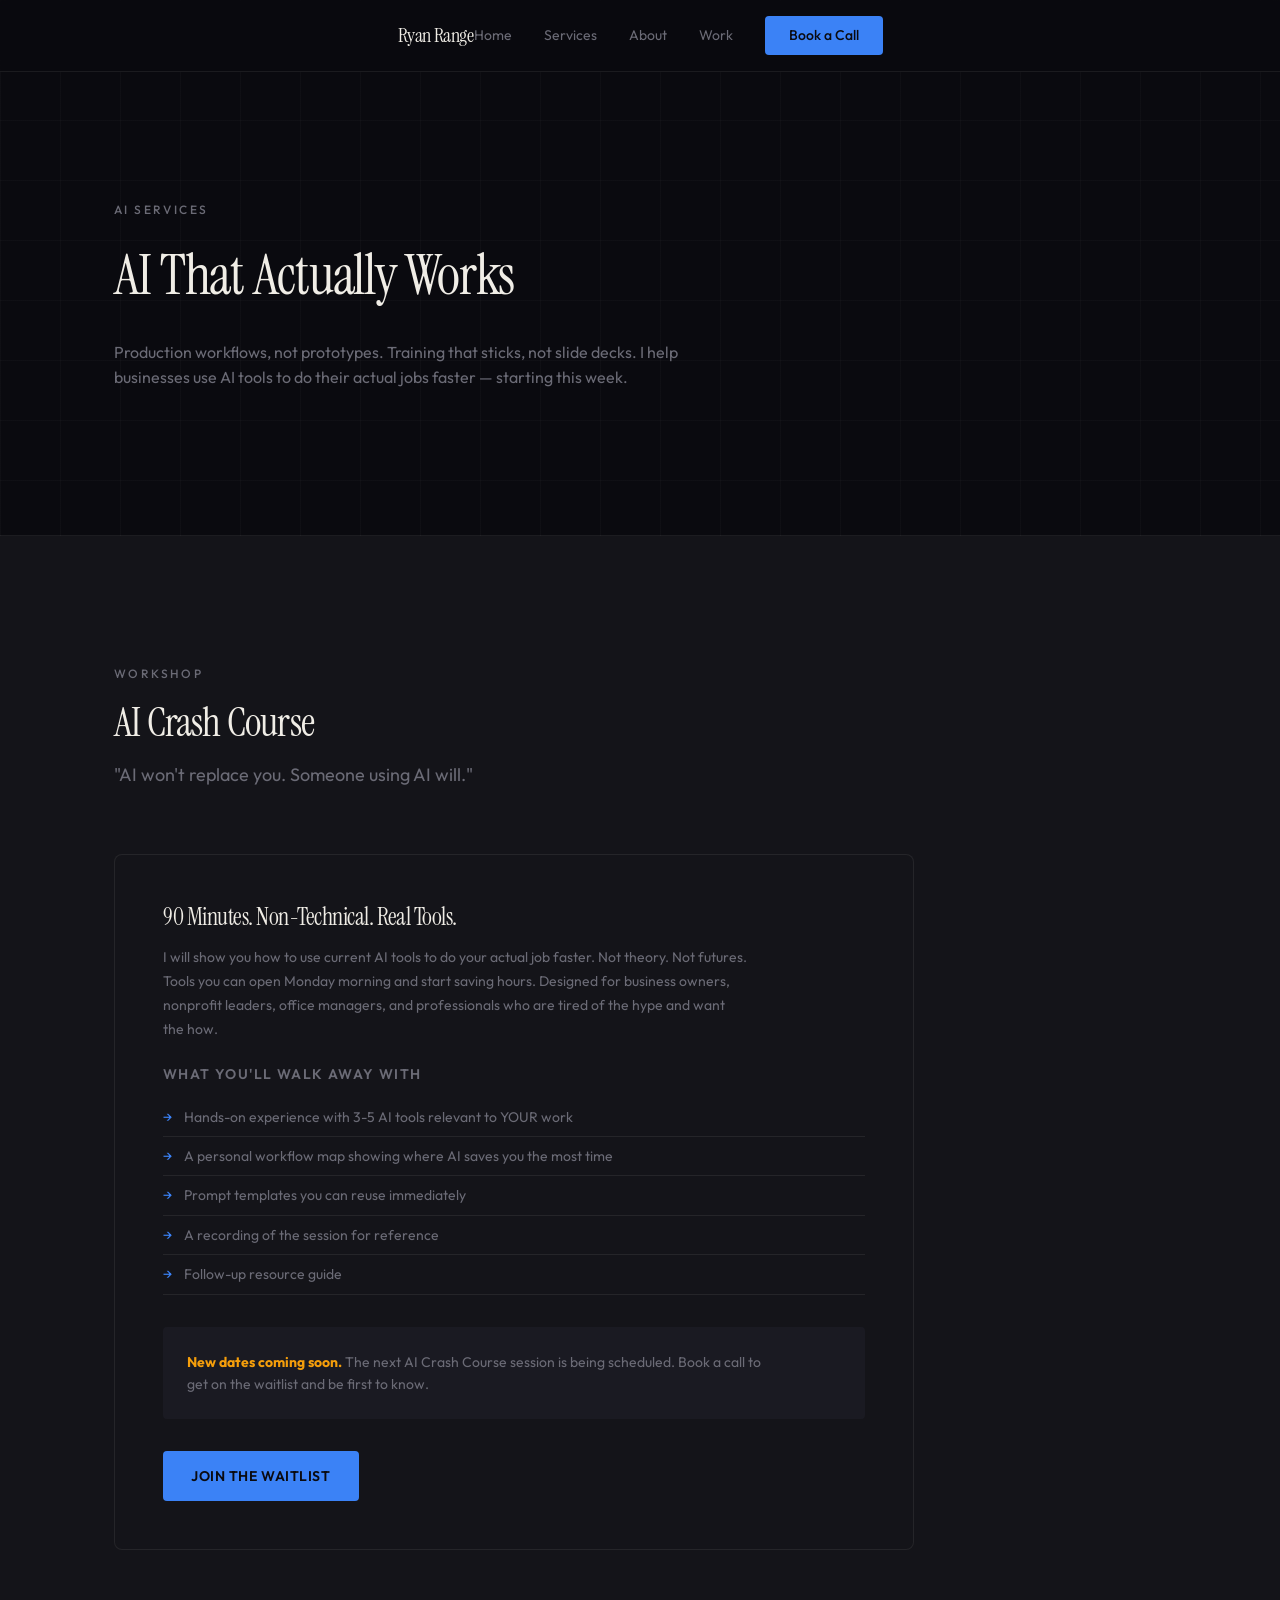
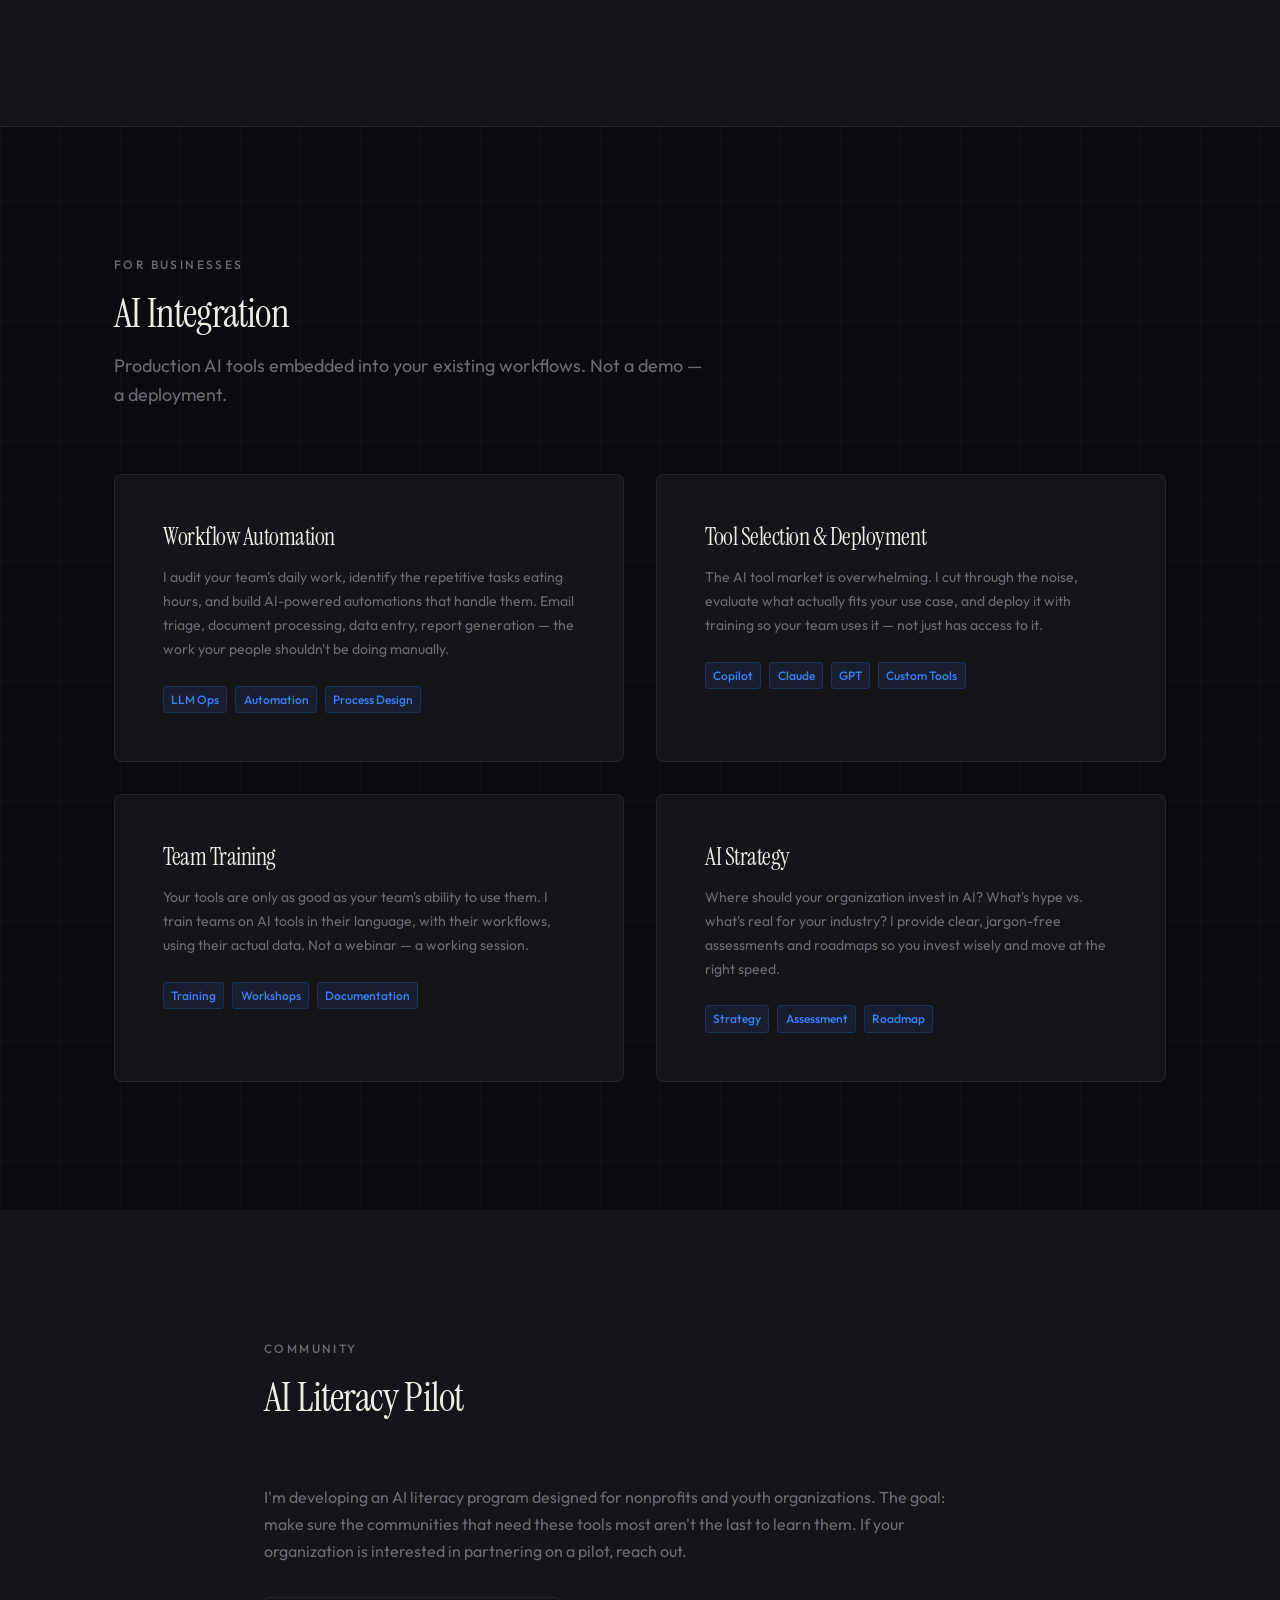
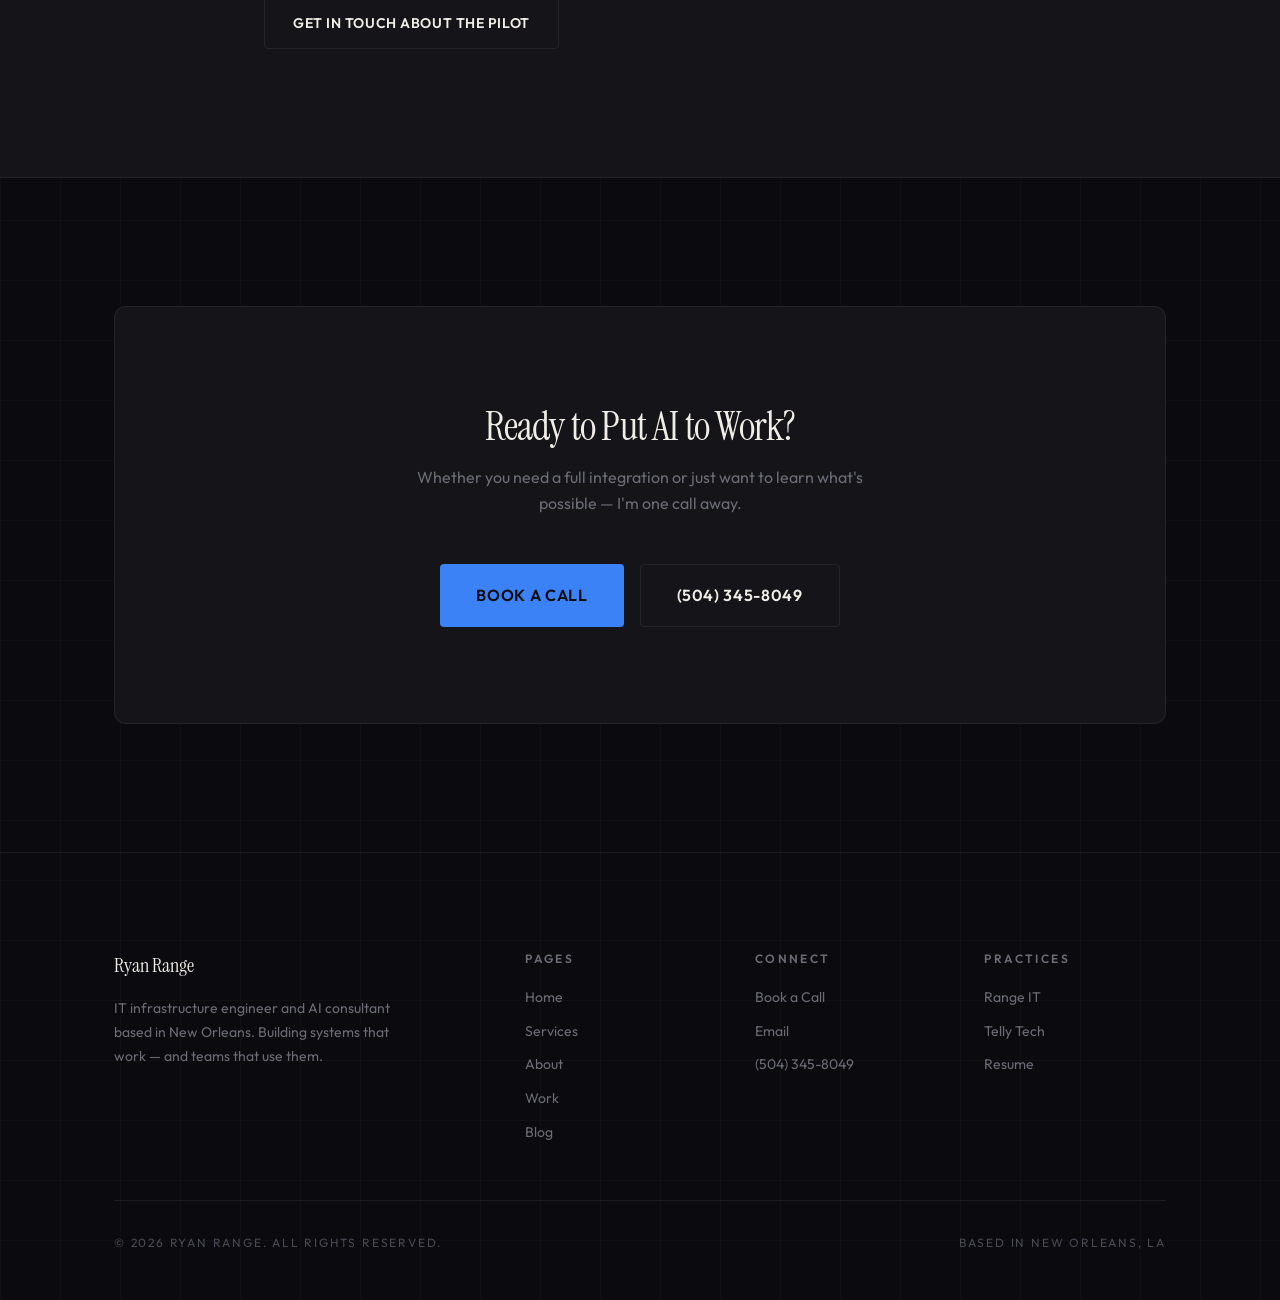
<file: ai.html>
<!DOCTYPE html>
<html lang="en">
<head>
    <meta charset="UTF-8">
    <meta name="viewport" content="width=device-width, initial-scale=1.0">
    <title>AI Services — Ryan Range | AI Integration & Crash Course</title>
    <meta name="description" content="AI integration services and the AI Crash Course workshop by Ryan Range. Production AI workflows, LLM operations, and non-technical AI training in New Orleans.">
    <link rel="canonical" href="https://ryanrange.click/ai.html">

    <meta property="og:type" content="website">
    <meta property="og:title" content="AI Services — Ryan Range">
    <meta property="og:description" content="AI integration, LLM operations, and the AI Crash Course — a 90-minute non-technical AI workshop.">
    <meta property="og:url" content="https://ryanrange.click/ai.html">
    <meta property="og:image" content="https://ryanrange.click/assets/img/og-image.png">
    <meta name="twitter:card" content="summary_large_image">
    <meta name="twitter:title" content="AI Services — Ryan Range">
    <meta name="twitter:description" content="AI integration, LLM operations, and the AI Crash Course workshop.">
    <meta name="twitter:image" content="https://ryanrange.click/assets/img/og-image.png">

    <link rel="stylesheet" href="assets/css/fonts.css">
    <link rel="stylesheet" href="assets/css/main.css">
</head>
<body>
    <a href="#main-content" class="skip-link">Skip to main content</a>

    <header class="site-header" role="banner">
        <div class="container">
            <nav class="nav" aria-label="Primary navigation">
                <a href="/" class="nav__logo">Ryan Range</a>
                <button class="nav__toggle" aria-expanded="false" aria-controls="nav-menu" aria-label="Toggle navigation">
                    <span></span><span></span><span></span>
                </button>
                <div class="nav__links" id="nav-menu" role="menubar">
                    <a href="/" class="nav__link" role="menuitem" data-page="/">Home</a>
                    <a href="services.html" class="nav__link" role="menuitem" data-page="/services">Services</a>
                    <a href="about.html" class="nav__link" role="menuitem" data-page="/about">About</a>
                    <a href="work.html" class="nav__link" role="menuitem" data-page="/work">Work</a>
                    <a href="contact.html" class="nav__cta" role="menuitem">Book a Call</a>
                </div>
            </nav>
        </div>
    </header>

    <main id="main-content">

        <section class="hero">
            <div class="container">
                <span class="label hero__label">AI Services</span>
                <h1 class="hero__title" style="font-size: var(--text-5xl);">AI That Actually Works</h1>
                <p class="hero__sub">Production workflows, not prototypes. Training that sticks, not slide decks. I help businesses use AI tools to do their actual jobs faster — starting this week.</p>
            </div>
        </section>

        <!-- AI Crash Course -->
        <section class="section section--surface section--border">
            <div class="container">
                <div class="section-header reveal">
                    <span class="label section-header__label">Workshop</span>
                    <h2 class="section-header__title">AI Crash Course</h2>
                    <p class="section-header__desc">"AI won't replace you. Someone using AI will."</p>
                </div>

                <div class="card reveal" style="max-width: 800px; margin-bottom: var(--space-2xl);">
                    <h3 class="card__title">90 Minutes. Non-Technical. Real Tools.</h3>
                    <p class="card__desc mb-lg">I will show you how to use current AI tools to do your actual job faster. Not theory. Not futures. Tools you can open Monday morning and start saving hours. Designed for business owners, nonprofit leaders, office managers, and professionals who are tired of the hype and want the how.</p>

                    <h4 style="font-family: var(--font-body); font-size: var(--text-sm); font-weight: 600; text-transform: uppercase; letter-spacing: 0.1em; color: var(--text-muted); margin-bottom: var(--space-md);">What You'll Walk Away With</h4>
                    <ul class="pricing-card__features" style="margin-bottom: var(--space-xl);">
                        <li>Hands-on experience with 3-5 AI tools relevant to YOUR work</li>
                        <li>A personal workflow map showing where AI saves you the most time</li>
                        <li>Prompt templates you can reuse immediately</li>
                        <li>A recording of the session for reference</li>
                        <li>Follow-up resource guide</li>
                    </ul>

                    <div style="padding: var(--space-lg); background: var(--bg-elevated); border-radius: var(--radius-sm); margin-bottom: var(--space-xl);">
                        <p style="font-size: var(--text-sm); color: var(--text-muted);">
                            <strong style="color: var(--accent-warm);">New dates coming soon.</strong>
                            <!-- Ryan: Update this with the next Eventbrite link when ready -->
                            The next AI Crash Course session is being scheduled. Book a call to get on the waitlist and be first to know.
                        </p>
                    </div>

                    <div class="cta-block__actions" style="justify-content: flex-start;">
                        <a href="contact.html" class="btn btn--primary">Join the Waitlist</a>
                    </div>
                </div>
            </div>
        </section>

        <!-- AI Integration Services -->
        <section class="section section--border">
            <div class="container">
                <div class="section-header reveal">
                    <span class="label section-header__label">For Businesses</span>
                    <h2 class="section-header__title">AI Integration</h2>
                    <p class="section-header__desc">Production AI tools embedded into your existing workflows. Not a demo — a deployment.</p>
                </div>

                <div class="services-grid">
                    <div class="card reveal reveal--delay-1">
                        <h3 class="card__title">Workflow Automation</h3>
                        <p class="card__desc">I audit your team's daily work, identify the repetitive tasks eating hours, and build AI-powered automations that handle them. Email triage, document processing, data entry, report generation — the work your people shouldn't be doing manually.</p>
                        <div class="card__tags mt-lg">
                            <span class="tag">LLM Ops</span>
                            <span class="tag">Automation</span>
                            <span class="tag">Process Design</span>
                        </div>
                    </div>
                    <div class="card reveal reveal--delay-2">
                        <h3 class="card__title">Tool Selection & Deployment</h3>
                        <p class="card__desc">The AI tool market is overwhelming. I cut through the noise, evaluate what actually fits your use case, and deploy it with training so your team uses it — not just has access to it.</p>
                        <div class="card__tags mt-lg">
                            <span class="tag">Copilot</span>
                            <span class="tag">Claude</span>
                            <span class="tag">GPT</span>
                            <span class="tag">Custom Tools</span>
                        </div>
                    </div>
                    <div class="card reveal reveal--delay-3">
                        <h3 class="card__title">Team Training</h3>
                        <p class="card__desc">Your tools are only as good as your team's ability to use them. I train teams on AI tools in their language, with their workflows, using their actual data. Not a webinar — a working session.</p>
                        <div class="card__tags mt-lg">
                            <span class="tag">Training</span>
                            <span class="tag">Workshops</span>
                            <span class="tag">Documentation</span>
                        </div>
                    </div>
                    <div class="card reveal reveal--delay-4">
                        <h3 class="card__title">AI Strategy</h3>
                        <p class="card__desc">Where should your organization invest in AI? What's hype vs. what's real for your industry? I provide clear, jargon-free assessments and roadmaps so you invest wisely and move at the right speed.</p>
                        <div class="card__tags mt-lg">
                            <span class="tag">Strategy</span>
                            <span class="tag">Assessment</span>
                            <span class="tag">Roadmap</span>
                        </div>
                    </div>
                </div>
            </div>
        </section>

        <!-- AI Literacy Pilot -->
        <section class="section section--surface section--border">
            <div class="container container--narrow">
                <div class="section-header reveal">
                    <span class="label section-header__label">Community</span>
                    <h2 class="section-header__title">AI Literacy Pilot</h2>
                </div>

                <div class="reveal">
                    <p style="color: var(--text-muted); line-height: 1.7; margin-bottom: var(--space-xl);">I'm developing an AI literacy program designed for nonprofits and youth organizations. The goal: make sure the communities that need these tools most aren't the last to learn them. If your organization is interested in partnering on a pilot, reach out.</p>
                    <a href="contact.html" class="btn btn--outline">Get in Touch About the Pilot</a>
                </div>
            </div>
        </section>

        <!-- CTA -->
        <section class="section">
            <div class="container">
                <div class="cta-block reveal">
                    <h2 class="cta-block__title">Ready to Put AI to Work?</h2>
                    <p class="cta-block__desc">Whether you need a full integration or just want to learn what's possible — I'm one call away.</p>
                    <div class="cta-block__actions">
                        <a href="contact.html" class="btn btn--primary btn--large">Book a Call</a>
                        <a href="tel:15043458049" class="btn btn--outline btn--large">(504) 345-8049</a>
                    </div>
                </div>
            </div>
        </section>

    </main>

    <footer class="site-footer" role="contentinfo">
        <div class="container">
            <div class="footer-grid">
                <div>
                    <p class="footer-brand">Ryan Range</p>
                    <p class="footer-desc">IT infrastructure engineer and AI consultant based in New Orleans. Building systems that work — and teams that use them.</p>
                </div>
                <div>
                    <p class="footer-heading">Pages</p>
                    <ul class="footer-links">
                        <li><a href="/">Home</a></li>
                        <li><a href="services.html">Services</a></li>
                        <li><a href="about.html">About</a></li>
                        <li><a href="work.html">Work</a></li>
                        <li><a href="blog/">Blog</a></li>
                    </ul>
                </div>
                <div>
                    <p class="footer-heading">Connect</p>
                    <ul class="footer-links">
                        <li><a href="contact.html">Book a Call</a></li>
                        <li><a href="mailto:ryan@range.it.com">Email</a></li>
                        <li><a href="tel:15043458049">(504) 345-8049</a></li>
                    </ul>
                </div>
                <div>
                    <p class="footer-heading">Practices</p>
                    <ul class="footer-links">
                        <li><a href="https://range.it.com" target="_blank" rel="noopener">Range IT</a></li>
                        <li><a href="https://tellytechservices.com" target="_blank" rel="noopener">Telly Tech</a></li>
                        <li><a href="https://resume.ryanrange.click" target="_blank" rel="noopener">Resume</a></li>
                    </ul>
                </div>
            </div>
            <div class="footer-bottom">
                <span>&copy; <span data-year></span> Ryan Range. All rights reserved.</span>
                <span>Based in New Orleans, LA</span>
            </div>
        </div>
    </footer>

    <script src="assets/js/main.js"></script>
</body>
</html>
</file>
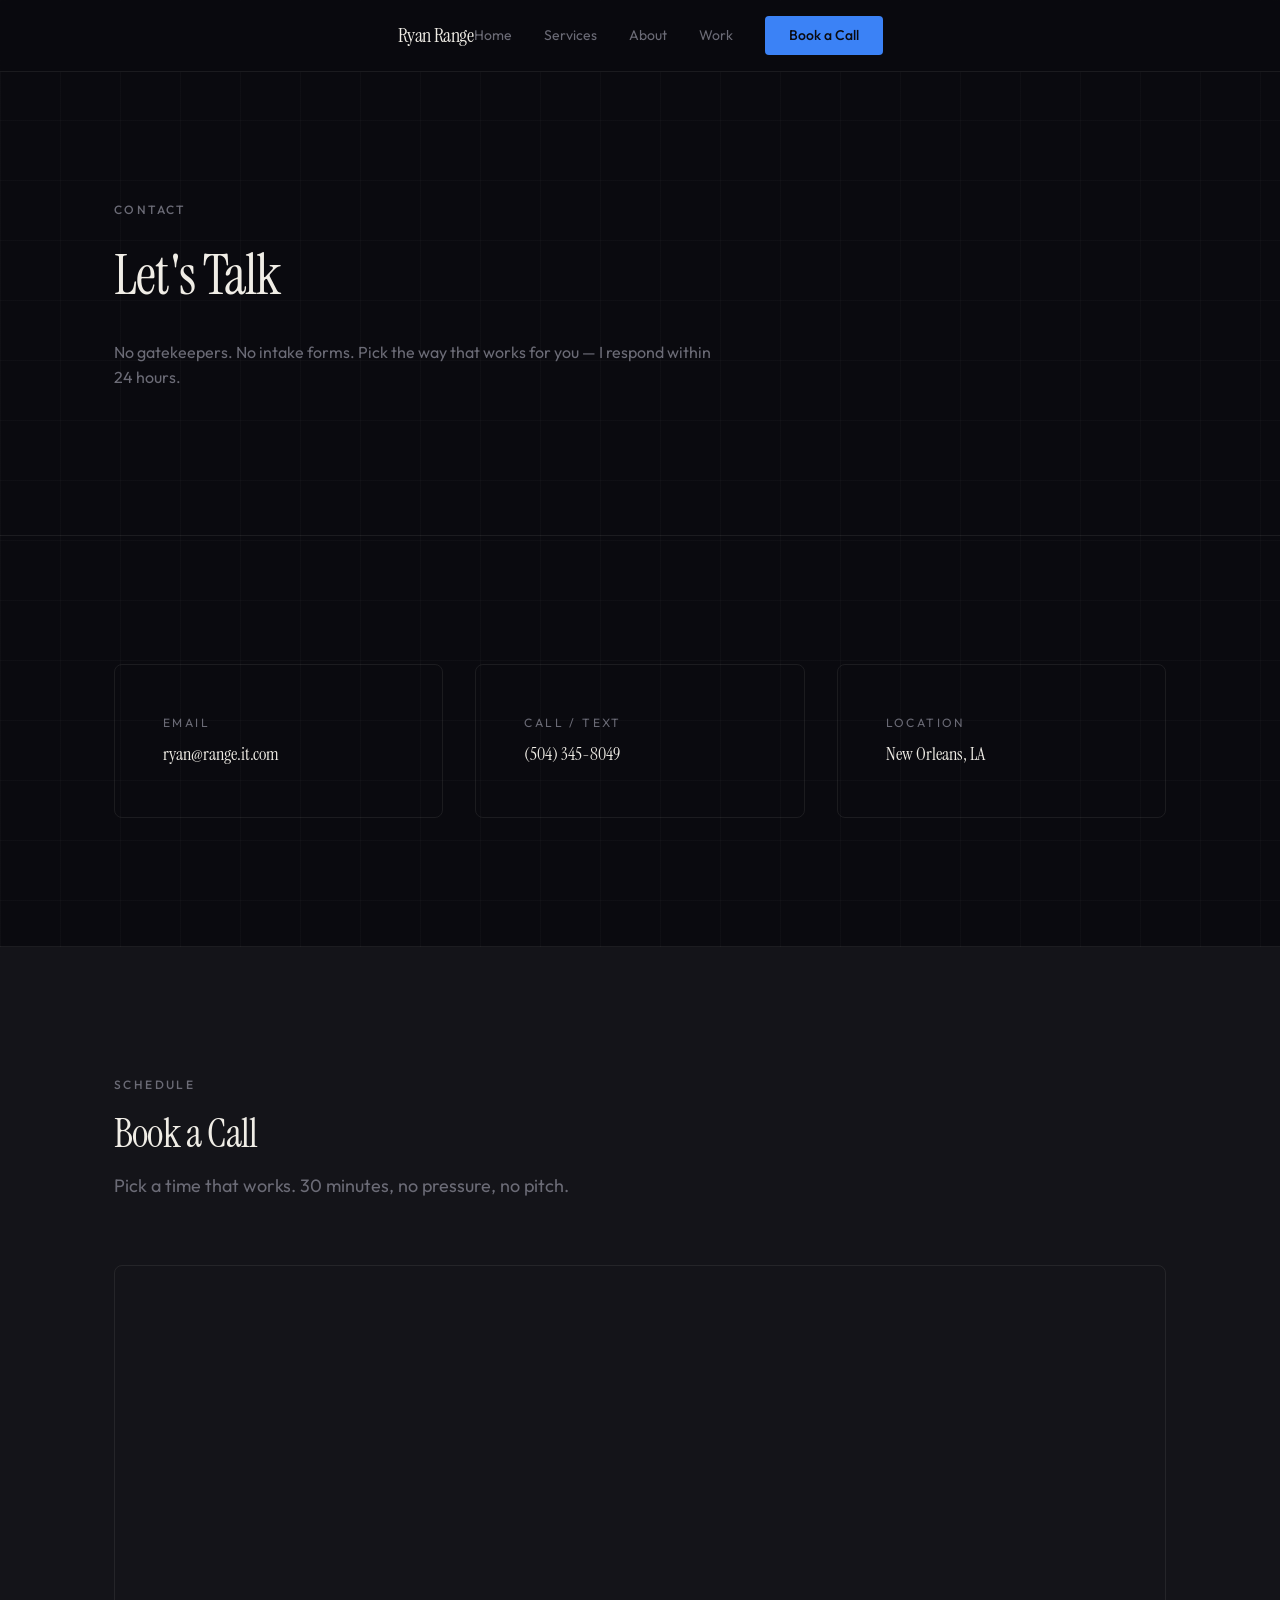
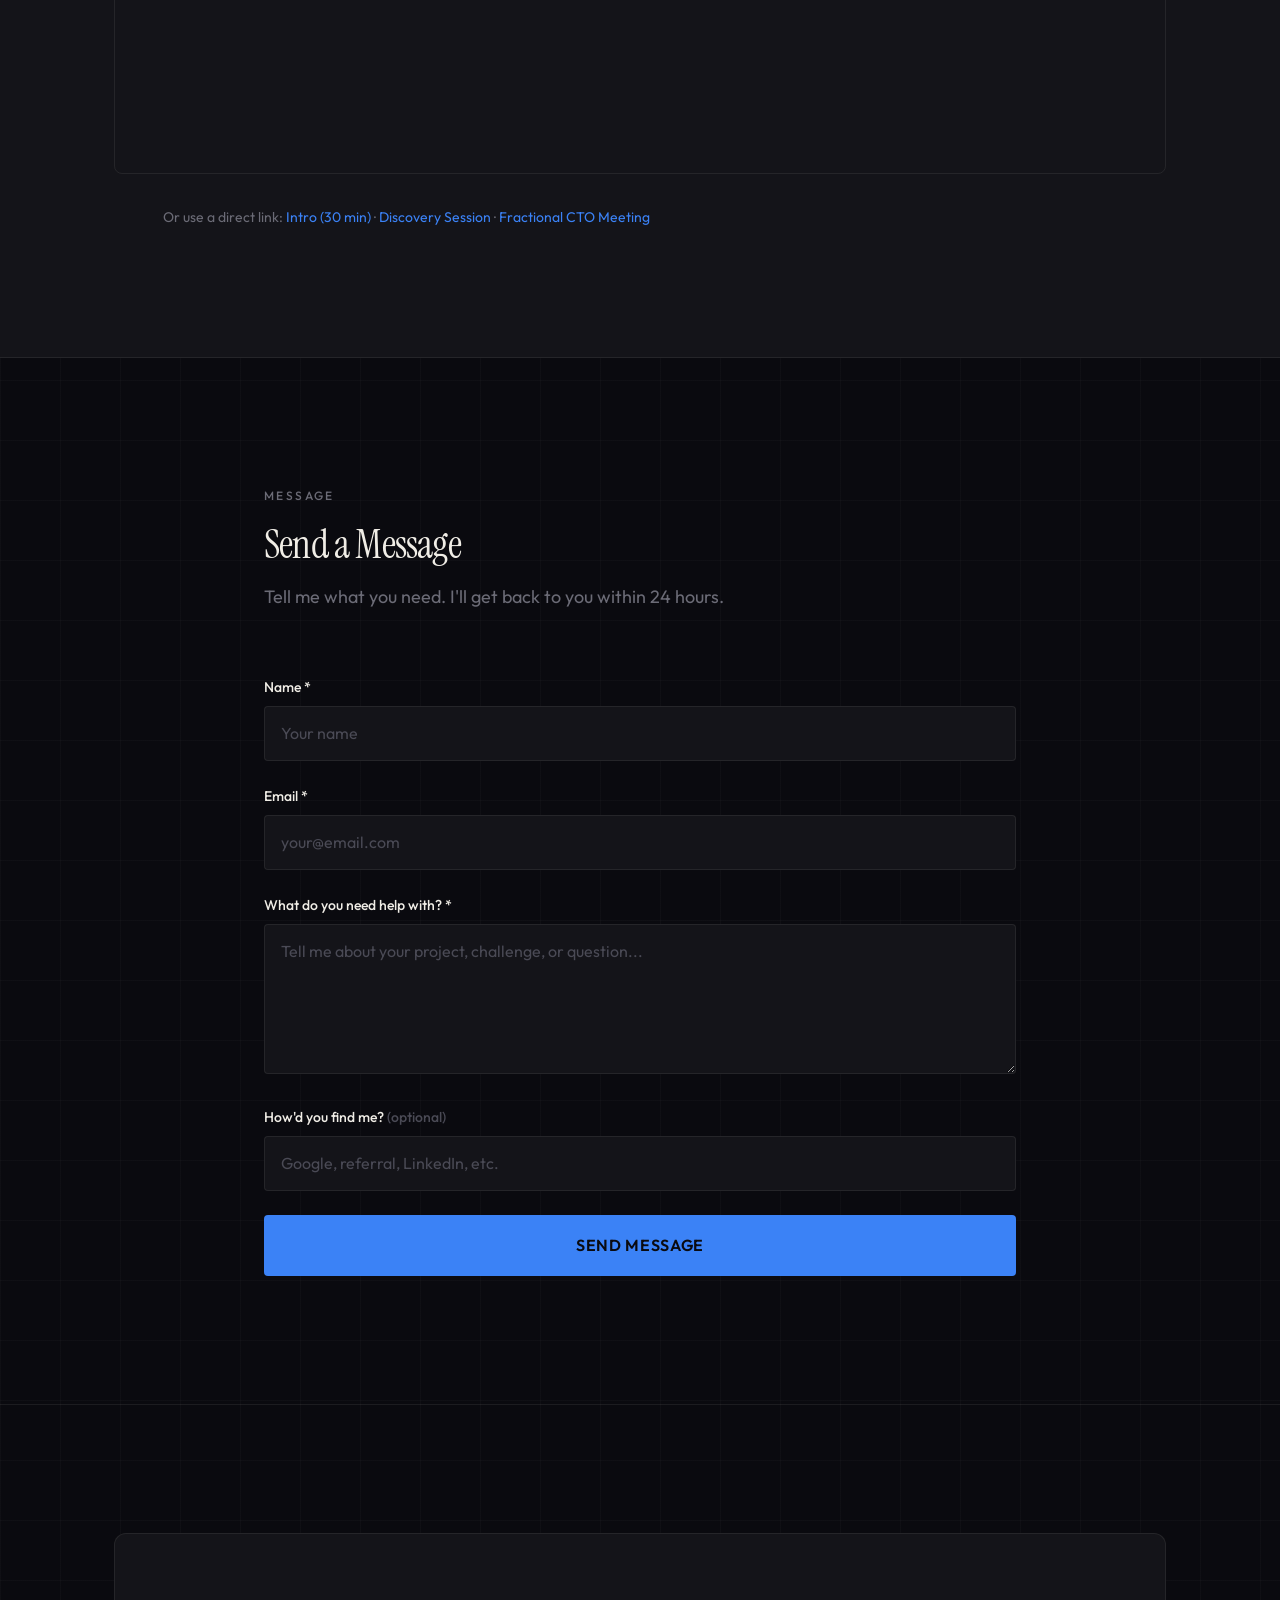
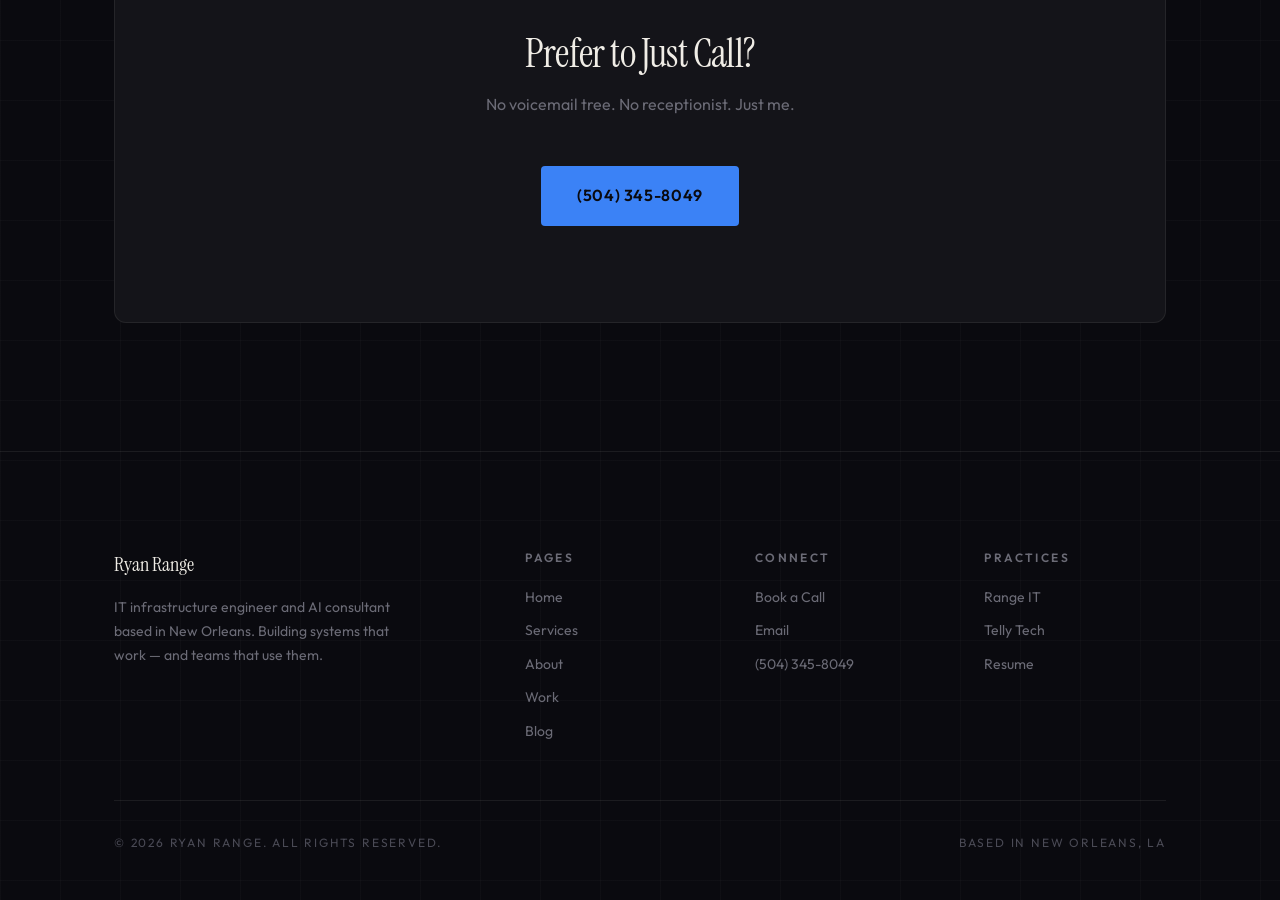
<file: contact.html>
<!DOCTYPE html>
<html lang="en">
<head>
    <meta charset="UTF-8">
    <meta name="viewport" content="width=device-width, initial-scale=1.0">
    <title>Contact — Ryan Range | Book a Call</title>
    <meta name="description" content="Book a call with Ryan Range — IT infrastructure engineer and AI consultant in New Orleans. No gatekeepers. Schedule a meeting, send a message, or call directly.">
    <link rel="canonical" href="https://ryanrange.click/contact.html">

    <meta property="og:type" content="website">
    <meta property="og:title" content="Contact — Ryan Range">
    <meta property="og:description" content="Book a call, send a message, or reach out directly. No gatekeepers.">
    <meta property="og:url" content="https://ryanrange.click/contact.html">
    <meta property="og:image" content="https://ryanrange.click/assets/img/og-image.png">
    <meta name="twitter:card" content="summary_large_image">
    <meta name="twitter:title" content="Contact — Ryan Range">
    <meta name="twitter:description" content="Book a call, send a message, or reach out directly.">
    <meta name="twitter:image" content="https://ryanrange.click/assets/img/og-image.png">

    <link rel="stylesheet" href="assets/css/fonts.css">
    <link rel="stylesheet" href="assets/css/main.css">
</head>
<body>
    <a href="#main-content" class="skip-link">Skip to main content</a>

    <header class="site-header" role="banner">
        <div class="container">
            <nav class="nav" aria-label="Primary navigation">
                <a href="/" class="nav__logo">Ryan Range</a>
                <button class="nav__toggle" aria-expanded="false" aria-controls="nav-menu" aria-label="Toggle navigation">
                    <span></span><span></span><span></span>
                </button>
                <div class="nav__links" id="nav-menu" role="menubar">
                    <a href="/" class="nav__link" role="menuitem" data-page="/">Home</a>
                    <a href="services.html" class="nav__link" role="menuitem" data-page="/services">Services</a>
                    <a href="about.html" class="nav__link" role="menuitem" data-page="/about">About</a>
                    <a href="work.html" class="nav__link" role="menuitem" data-page="/work">Work</a>
                    <a href="contact.html" class="nav__cta" role="menuitem">Book a Call</a>
                </div>
            </nav>
        </div>
    </header>

    <main id="main-content">

        <section class="hero">
            <div class="container">
                <span class="label hero__label">Contact</span>
                <h1 class="hero__title" style="font-size: var(--text-5xl);">Let's Talk</h1>
                <p class="hero__sub">No gatekeepers. No intake forms. Pick the way that works for you — I respond within 24 hours.</p>
            </div>
        </section>

        <!-- Contact Methods -->
        <section class="section section--border">
            <div class="container">
                <div class="contact-methods reveal">
                    <a href="mailto:ryan@range.it.com" class="contact-item">
                        <span class="contact-item__label">Email</span>
                        <span class="contact-item__value">ryan@range.it.com</span>
                    </a>
                    <a href="tel:15043458049" class="contact-item">
                        <span class="contact-item__label">Call / Text</span>
                        <span class="contact-item__value">(504) 345-8049</span>
                    </a>
                    <div class="contact-item">
                        <span class="contact-item__label">Location</span>
                        <span class="contact-item__value" style="cursor: default;">New Orleans, LA</span>
                    </div>
                </div>
            </div>
        </section>

        <!-- Schedule -->
        <section class="section section--surface section--border">
            <div class="container">
                <div class="section-header reveal">
                    <span class="label section-header__label">Schedule</span>
                    <h2 class="section-header__title">Book a Call</h2>
                    <p class="section-header__desc">Pick a time that works. 30 minutes, no pressure, no pitch.</p>
                </div>

                <!--
                    Cal.com Embed Instructions for Ryan:
                    1. Log into your Cal.com account
                    2. Go to your event type settings
                    3. Copy the event URL (e.g., https://cal.com/ryan-range/30min)
                    4. Replace CALENDAR_LINK below with your actual URL
                    5. Test the embed by loading the page
                -->
                <div class="cal-embed reveal">
                    <iframe
                        src="https://cal.com/CALENDAR_LINK"
                        style="width:100%;height:100%;min-height:500px;"
                        frameborder="0"
                        title="Book a call with Ryan Range"
                        loading="lazy"
                    ></iframe>
                </div>

                <div class="reveal mt-xl">
                    <p style="font-size: var(--text-sm); color: var(--text-muted); text-align: center;">
                        Or use a direct link:
                        <a href="https://ryanrange.click/meet" style="color: var(--accent); border-bottom: 1px solid transparent;">Intro (30 min)</a> ·
                        <a href="https://ryanrange.click/discover" style="color: var(--accent); border-bottom: 1px solid transparent;">Discovery Session</a> ·
                        <a href="https://ryanrange.click/consult" style="color: var(--accent); border-bottom: 1px solid transparent;">Fractional CTO Meeting</a>
                    </p>
                </div>
            </div>
        </section>

        <!-- Contact Form -->
        <section class="section section--border">
            <div class="container container--narrow">
                <div class="section-header reveal">
                    <span class="label section-header__label">Message</span>
                    <h2 class="section-header__title">Send a Message</h2>
                    <p class="section-header__desc">Tell me what you need. I'll get back to you within 24 hours.</p>
                </div>

                <!--
                    Formspree Setup Instructions for Ryan:
                    1. Go to https://formspree.io and create a free account
                    2. Create a new form
                    3. Copy the form endpoint (e.g., https://formspree.io/f/xyzabc)
                    4. Replace FORM_ID below with your actual form ID
                    5. Test by submitting the form
                -->
                <form id="contact-form" action="https://formspree.io/f/FORM_ID" method="POST" class="reveal">
                    <div class="form-group">
                        <label for="name">Name <span aria-hidden="true">*</span></label>
                        <input type="text" id="name" name="name" required autocomplete="name" placeholder="Your name">
                    </div>
                    <div class="form-group">
                        <label for="email">Email <span aria-hidden="true">*</span></label>
                        <input type="email" id="email" name="email" required autocomplete="email" placeholder="your@email.com">
                    </div>
                    <div class="form-group">
                        <label for="message">What do you need help with? <span aria-hidden="true">*</span></label>
                        <textarea id="message" name="message" required placeholder="Tell me about your project, challenge, or question..."></textarea>
                    </div>
                    <div class="form-group">
                        <label for="source">How'd you find me? <span style="color: var(--text-dim);">(optional)</span></label>
                        <input type="text" id="source" name="source" placeholder="Google, referral, LinkedIn, etc.">
                    </div>
                    <button type="submit" class="btn btn--primary btn--large btn--full">Send Message</button>
                    <div class="form-status" aria-live="polite"></div>
                </form>
            </div>
        </section>

        <!-- Response Expectation -->
        <section class="section">
            <div class="container">
                <div class="cta-block reveal">
                    <h2 class="cta-block__title">Prefer to Just Call?</h2>
                    <p class="cta-block__desc">No voicemail tree. No receptionist. Just me.</p>
                    <div class="cta-block__actions">
                        <a href="tel:15043458049" class="btn btn--primary btn--large">(504) 345-8049</a>
                    </div>
                </div>
            </div>
        </section>

    </main>

    <footer class="site-footer" role="contentinfo">
        <div class="container">
            <div class="footer-grid">
                <div>
                    <p class="footer-brand">Ryan Range</p>
                    <p class="footer-desc">IT infrastructure engineer and AI consultant based in New Orleans. Building systems that work — and teams that use them.</p>
                </div>
                <div>
                    <p class="footer-heading">Pages</p>
                    <ul class="footer-links">
                        <li><a href="/">Home</a></li>
                        <li><a href="services.html">Services</a></li>
                        <li><a href="about.html">About</a></li>
                        <li><a href="work.html">Work</a></li>
                        <li><a href="blog/">Blog</a></li>
                    </ul>
                </div>
                <div>
                    <p class="footer-heading">Connect</p>
                    <ul class="footer-links">
                        <li><a href="contact.html">Book a Call</a></li>
                        <li><a href="mailto:ryan@range.it.com">Email</a></li>
                        <li><a href="tel:15043458049">(504) 345-8049</a></li>
                    </ul>
                </div>
                <div>
                    <p class="footer-heading">Practices</p>
                    <ul class="footer-links">
                        <li><a href="https://range.it.com" target="_blank" rel="noopener">Range IT</a></li>
                        <li><a href="https://tellytechservices.com" target="_blank" rel="noopener">Telly Tech</a></li>
                        <li><a href="https://resume.ryanrange.click" target="_blank" rel="noopener">Resume</a></li>
                    </ul>
                </div>
            </div>
            <div class="footer-bottom">
                <span>&copy; <span data-year></span> Ryan Range. All rights reserved.</span>
                <span>Based in New Orleans, LA</span>
            </div>
        </div>
    </footer>

    <script src="assets/js/main.js"></script>
</body>
</html>
</file>
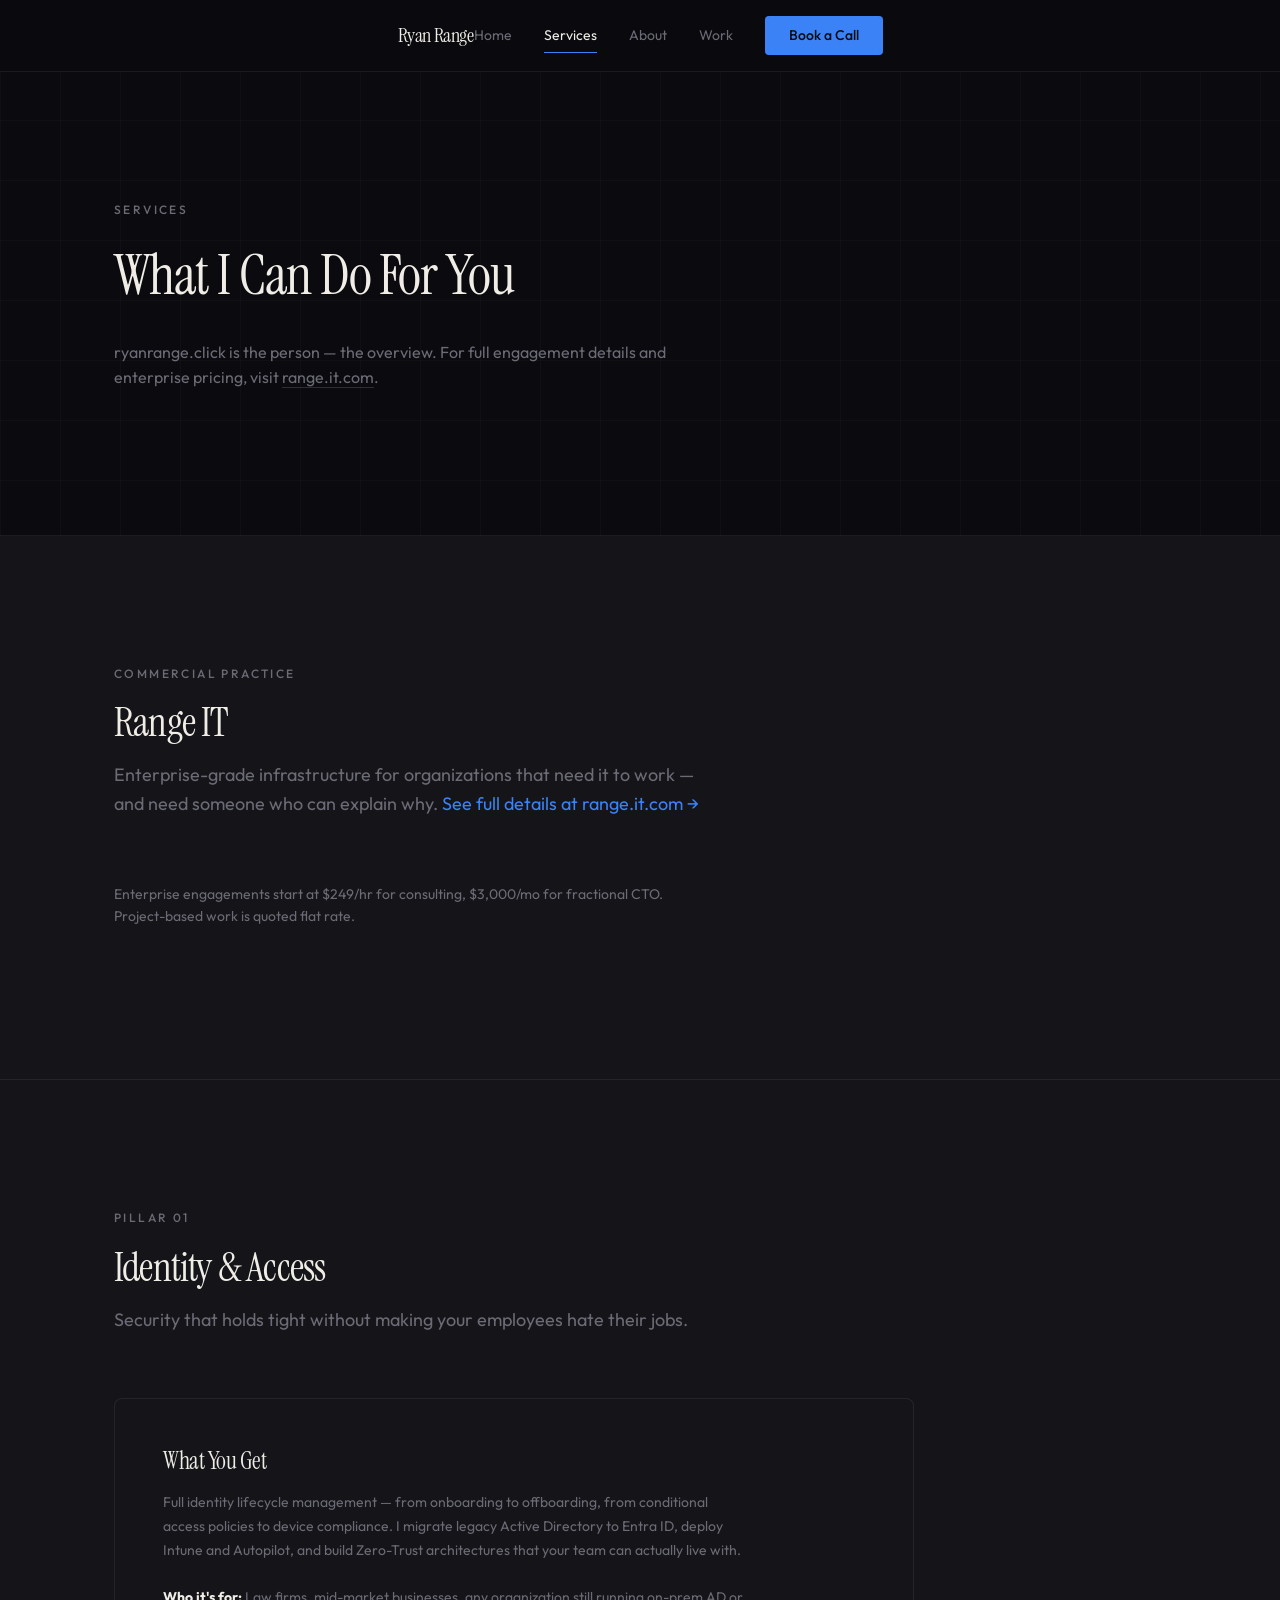
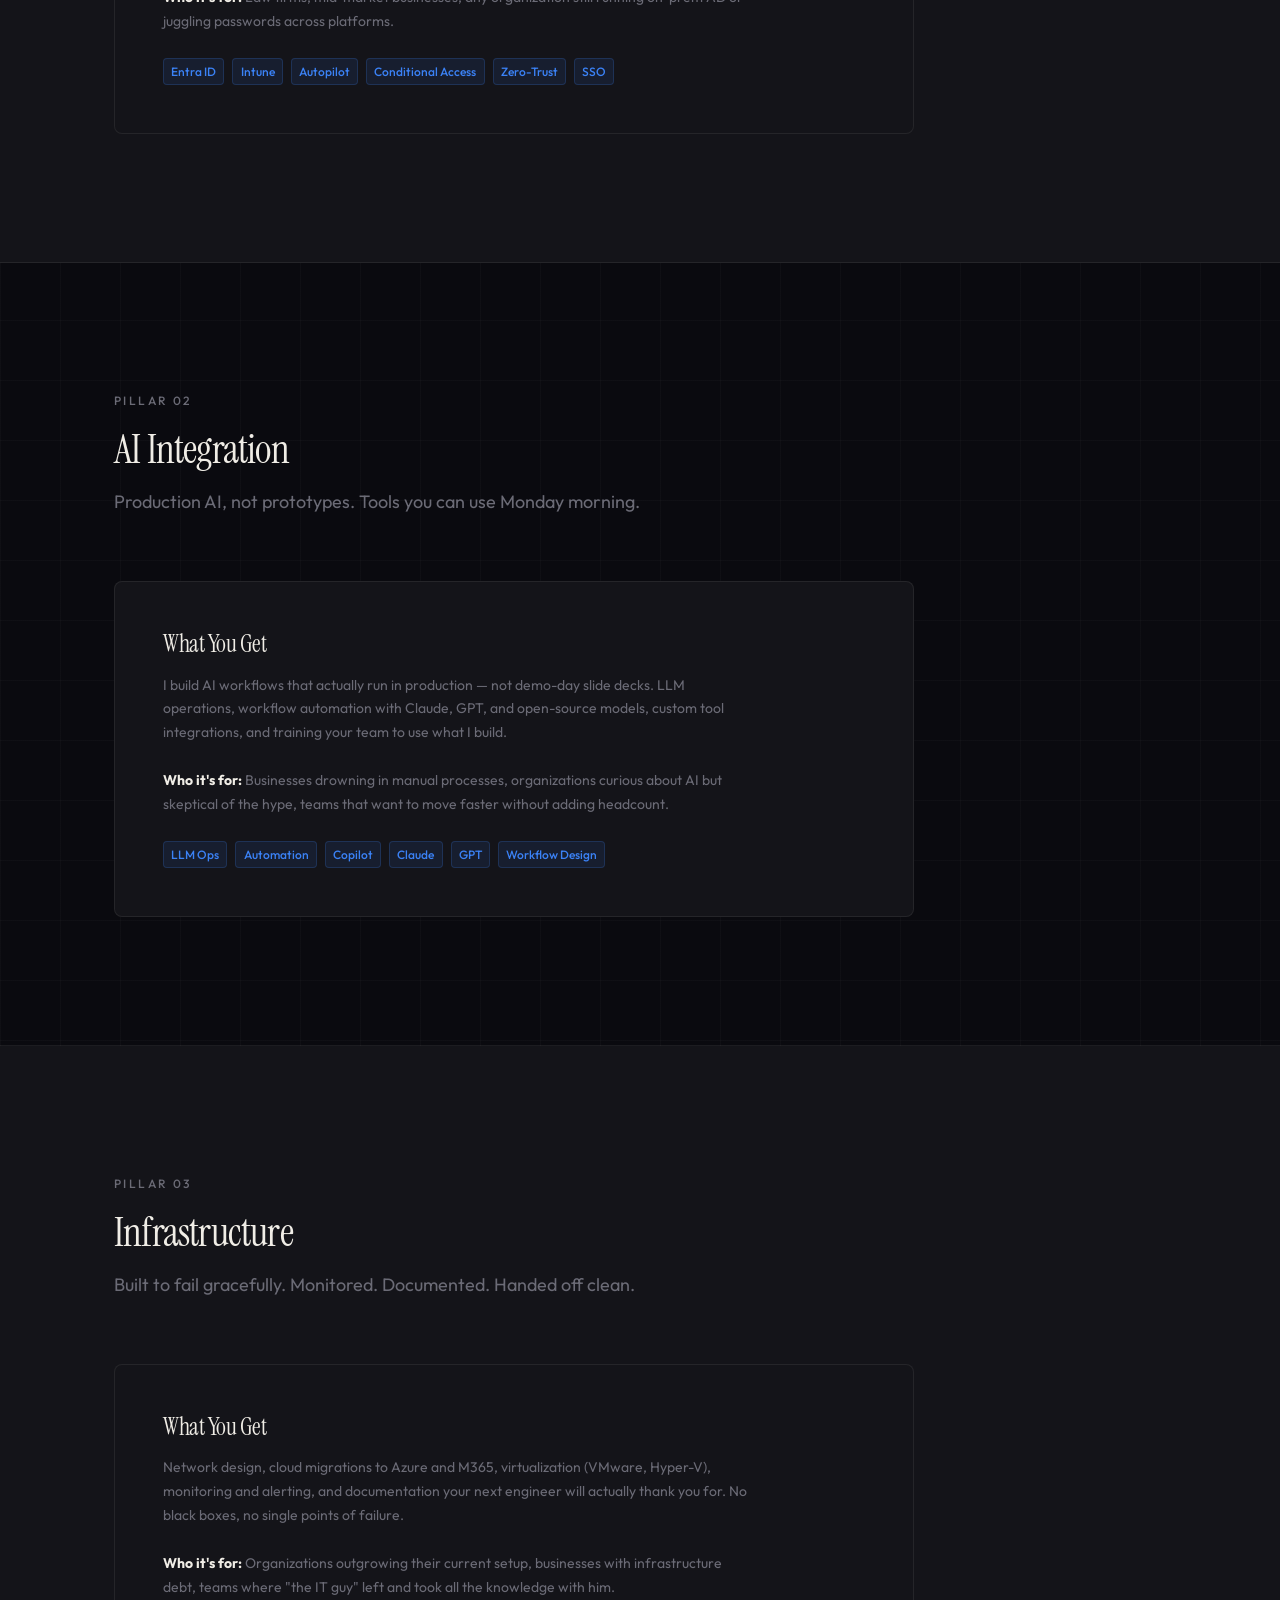
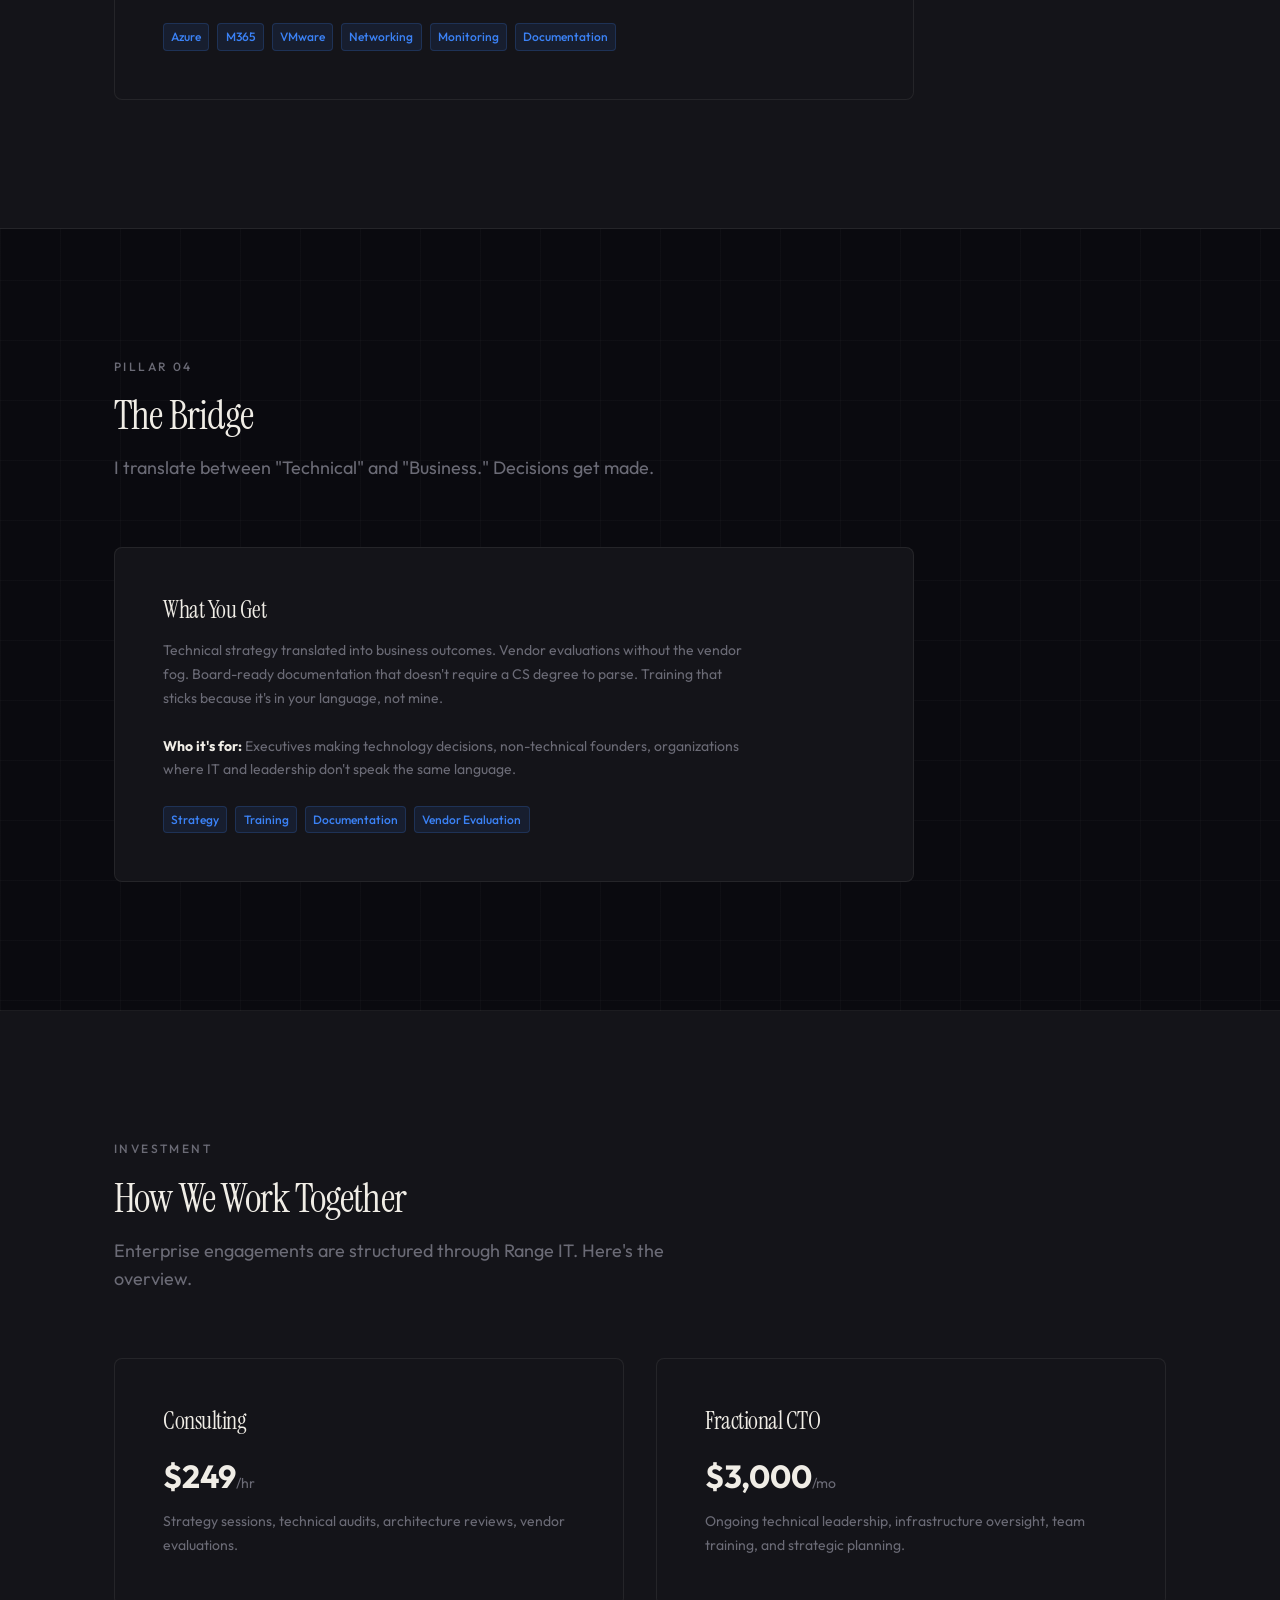
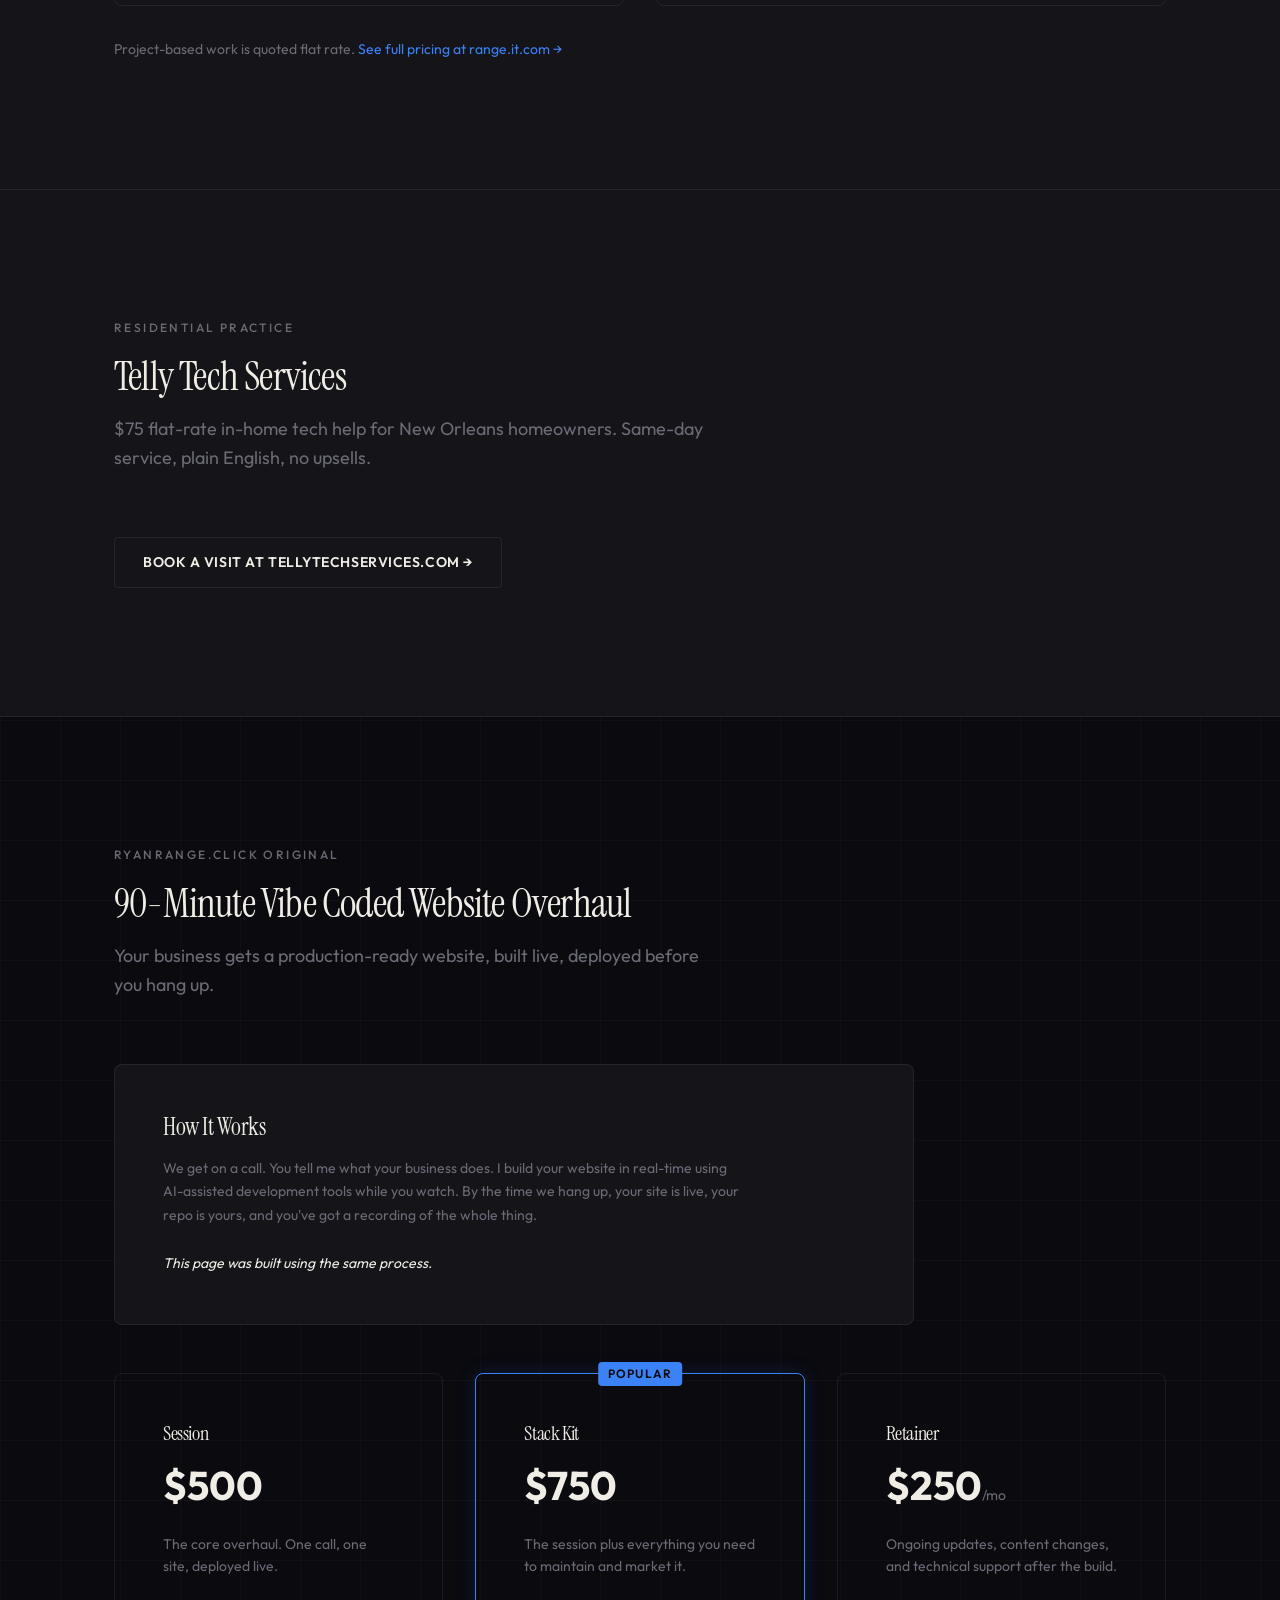
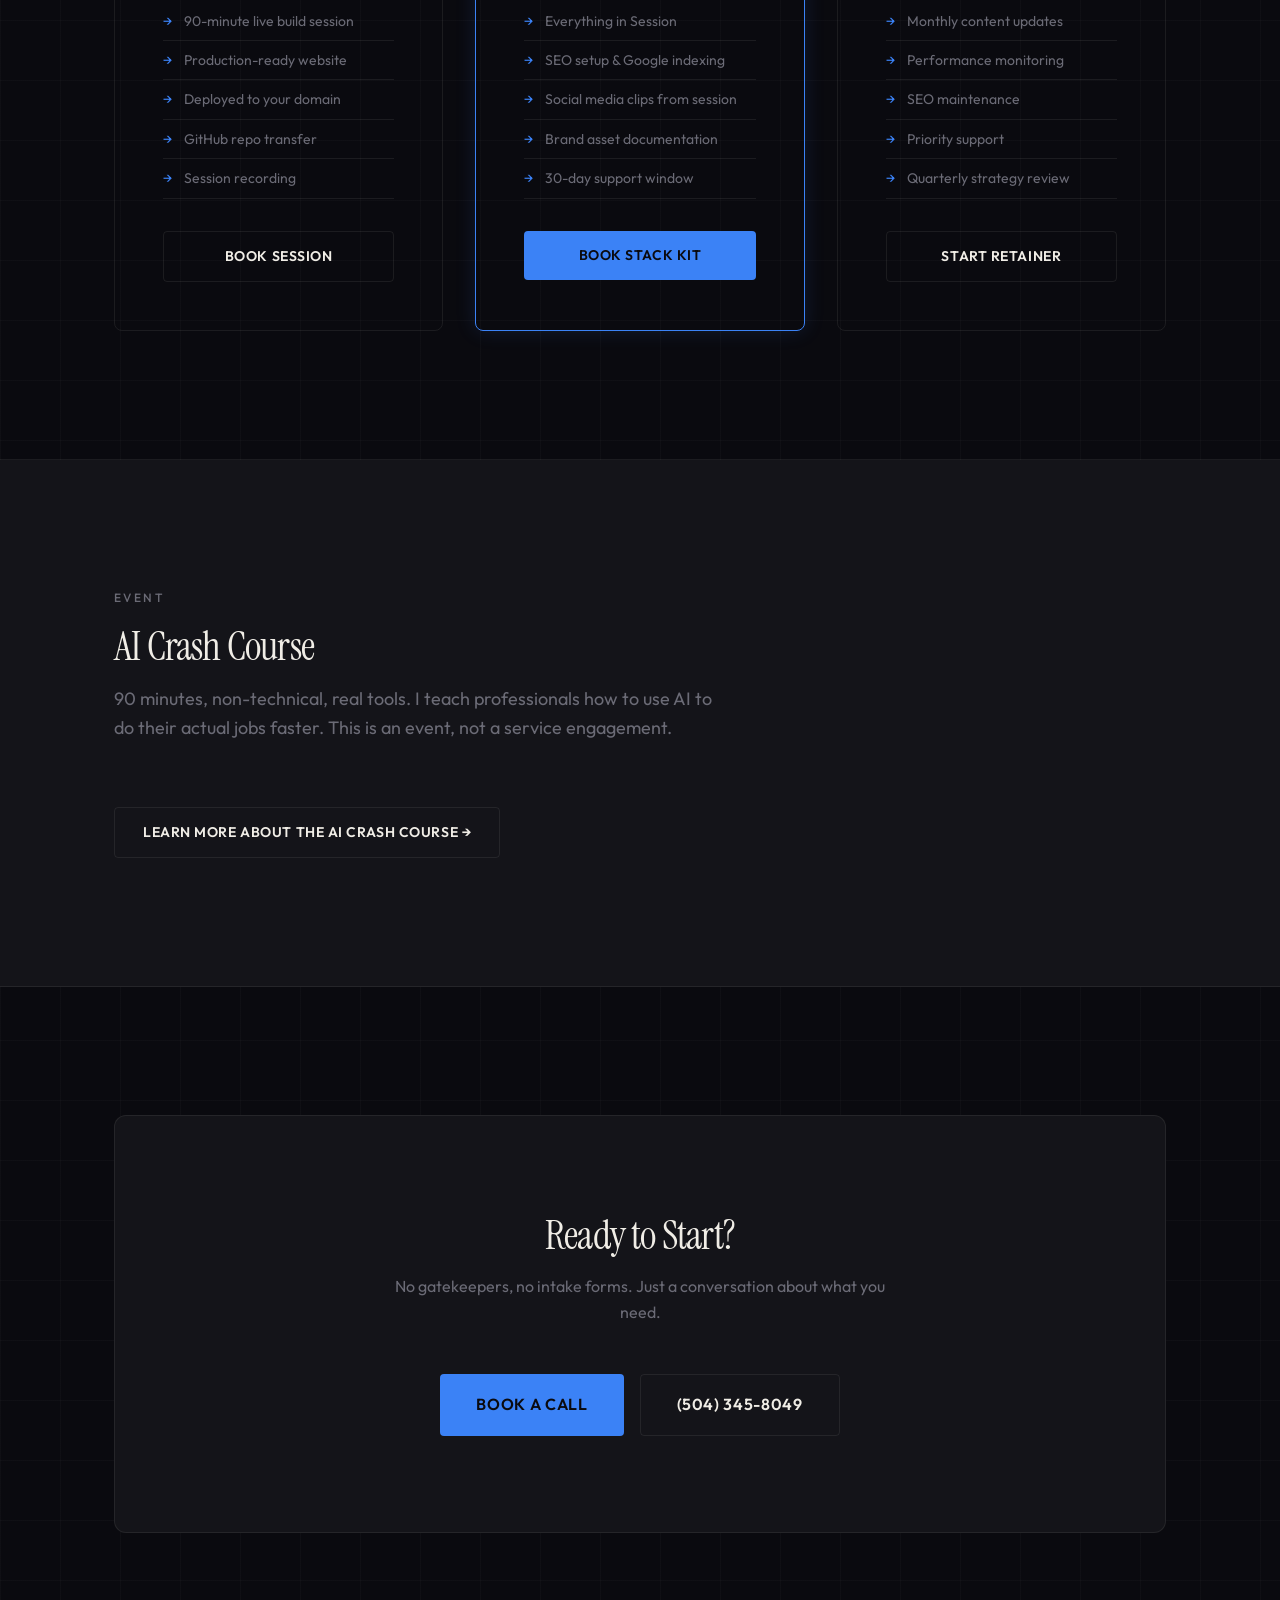
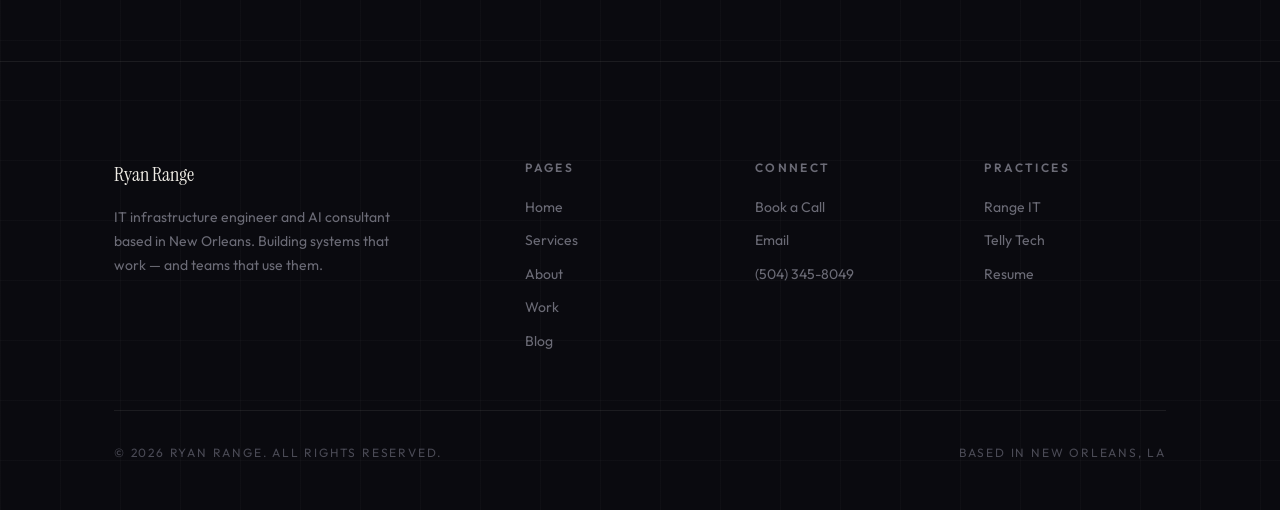
<file: services.html>
<!DOCTYPE html>
<html lang="en">
<head>
    <meta charset="UTF-8">
    <meta name="viewport" content="width=device-width, initial-scale=1.0">
    <title>Services — Ryan Range | Infrastructure, AI & Technical Strategy</title>
    <meta name="description" content="IT infrastructure, AI integration, identity & access management, fractional CTO services, and 90-minute website builds. Enterprise-grade work for businesses, nonprofits, and organizations in New Orleans.">
    <link rel="canonical" href="https://ryanrange.click/services.html">

    <meta property="og:type" content="website">
    <meta property="og:title" content="Services — Ryan Range">
    <meta property="og:description" content="Infrastructure, AI integration, identity & access, and technical strategy for businesses and nonprofits.">
    <meta property="og:url" content="https://ryanrange.click/services.html">
    <meta property="og:image" content="https://ryanrange.click/assets/img/og-image.png">
    <meta name="twitter:card" content="summary_large_image">
    <meta name="twitter:title" content="Services — Ryan Range">
    <meta name="twitter:description" content="Infrastructure, AI integration, identity & access, and technical strategy.">
    <meta name="twitter:image" content="https://ryanrange.click/assets/img/og-image.png">

    <link rel="stylesheet" href="assets/css/fonts.css">
    <link rel="stylesheet" href="assets/css/main.css">
</head>
<body>
    <a href="#main-content" class="skip-link">Skip to main content</a>

    <header class="site-header" role="banner">
        <div class="container">
            <nav class="nav" aria-label="Primary navigation">
                <a href="/" class="nav__logo">Ryan Range</a>
                <button class="nav__toggle" aria-expanded="false" aria-controls="nav-menu" aria-label="Toggle navigation">
                    <span></span><span></span><span></span>
                </button>
                <div class="nav__links" id="nav-menu" role="menubar">
                    <a href="/" class="nav__link" role="menuitem" data-page="/">Home</a>
                    <a href="services.html" class="nav__link nav__link--active" role="menuitem" data-page="/services">Services</a>
                    <a href="about.html" class="nav__link" role="menuitem" data-page="/about">About</a>
                    <a href="work.html" class="nav__link" role="menuitem" data-page="/work">Work</a>
                    <a href="contact.html" class="nav__cta" role="menuitem">Book a Call</a>
                </div>
            </nav>
        </div>
    </header>

    <main id="main-content">

        <!-- Page Hero -->
        <section class="hero">
            <div class="container">
                <span class="label hero__label">Services</span>
                <h1 class="hero__title" style="font-size: var(--text-5xl);">What I Can Do For You</h1>
                <p class="hero__sub">ryanrange.click is the person — the overview. For full engagement details and enterprise pricing, visit <a href="https://range.it.com" style="border-bottom: 1px solid var(--border-hover);">range.it.com</a>.</p>
            </div>
        </section>

        <!-- Range IT (Commercial) -->
        <section class="section section--surface section--border">
            <div class="container">
                <div class="section-header reveal">
                    <span class="label section-header__label">Commercial Practice</span>
                    <h2 class="section-header__title">Range IT</h2>
                    <p class="section-header__desc">Enterprise-grade infrastructure for organizations that need it to work — and need someone who can explain why. <a href="https://range.it.com" style="color: var(--accent);">See full details at range.it.com →</a></p>
                </div>

                <p class="reveal mb-lg" style="font-size: var(--text-sm); color: var(--text-muted);">Enterprise engagements start at $249/hr for consulting, $3,000/mo for fractional CTO. Project-based work is quoted flat rate.</p>
            </div>
        </section>

        <!-- Identity & Access -->
        <section id="identity" class="section section--surface section--border">
            <div class="container">
                <div class="section-header reveal">
                    <span class="label section-header__label">Pillar 01</span>
                    <h2 class="section-header__title">Identity & Access</h2>
                    <p class="section-header__desc">Security that holds tight without making your employees hate their jobs.</p>
                </div>

                <div class="card reveal" style="max-width: 800px;">
                    <h3 class="card__title">What You Get</h3>
                    <p class="card__desc mb-lg">Full identity lifecycle management — from onboarding to offboarding, from conditional access policies to device compliance. I migrate legacy Active Directory to Entra ID, deploy Intune and Autopilot, and build Zero-Trust architectures that your team can actually live with.</p>
                    <p class="card__desc mb-lg"><strong style="color: var(--text);">Who it's for:</strong> Law firms, mid-market businesses, any organization still running on-prem AD or juggling passwords across platforms.</p>
                    <div class="card__tags">
                        <span class="tag">Entra ID</span>
                        <span class="tag">Intune</span>
                        <span class="tag">Autopilot</span>
                        <span class="tag">Conditional Access</span>
                        <span class="tag">Zero-Trust</span>
                        <span class="tag">SSO</span>
                    </div>
                </div>
            </div>
        </section>

        <!-- AI Integration -->
        <section id="ai" class="section section--border">
            <div class="container">
                <div class="section-header reveal">
                    <span class="label section-header__label">Pillar 02</span>
                    <h2 class="section-header__title">AI Integration</h2>
                    <p class="section-header__desc">Production AI, not prototypes. Tools you can use Monday morning.</p>
                </div>

                <div class="card reveal" style="max-width: 800px;">
                    <h3 class="card__title">What You Get</h3>
                    <p class="card__desc mb-lg">I build AI workflows that actually run in production — not demo-day slide decks. LLM operations, workflow automation with Claude, GPT, and open-source models, custom tool integrations, and training your team to use what I build.</p>
                    <p class="card__desc mb-lg"><strong style="color: var(--text);">Who it's for:</strong> Businesses drowning in manual processes, organizations curious about AI but skeptical of the hype, teams that want to move faster without adding headcount.</p>
                    <div class="card__tags">
                        <span class="tag">LLM Ops</span>
                        <span class="tag">Automation</span>
                        <span class="tag">Copilot</span>
                        <span class="tag">Claude</span>
                        <span class="tag">GPT</span>
                        <span class="tag">Workflow Design</span>
                    </div>
                </div>
            </div>
        </section>

        <!-- Infrastructure -->
        <section id="infrastructure" class="section section--surface section--border">
            <div class="container">
                <div class="section-header reveal">
                    <span class="label section-header__label">Pillar 03</span>
                    <h2 class="section-header__title">Infrastructure</h2>
                    <p class="section-header__desc">Built to fail gracefully. Monitored. Documented. Handed off clean.</p>
                </div>

                <div class="card reveal" style="max-width: 800px;">
                    <h3 class="card__title">What You Get</h3>
                    <p class="card__desc mb-lg">Network design, cloud migrations to Azure and M365, virtualization (VMware, Hyper-V), monitoring and alerting, and documentation your next engineer will actually thank you for. No black boxes, no single points of failure.</p>
                    <p class="card__desc mb-lg"><strong style="color: var(--text);">Who it's for:</strong> Organizations outgrowing their current setup, businesses with infrastructure debt, teams where "the IT guy" left and took all the knowledge with him.</p>
                    <div class="card__tags">
                        <span class="tag">Azure</span>
                        <span class="tag">M365</span>
                        <span class="tag">VMware</span>
                        <span class="tag">Networking</span>
                        <span class="tag">Monitoring</span>
                        <span class="tag">Documentation</span>
                    </div>
                </div>
            </div>
        </section>

        <!-- The Bridge -->
        <section id="bridge" class="section section--border">
            <div class="container">
                <div class="section-header reveal">
                    <span class="label section-header__label">Pillar 04</span>
                    <h2 class="section-header__title">The Bridge</h2>
                    <p class="section-header__desc">I translate between "Technical" and "Business." Decisions get made.</p>
                </div>

                <div class="card reveal" style="max-width: 800px;">
                    <h3 class="card__title">What You Get</h3>
                    <p class="card__desc mb-lg">Technical strategy translated into business outcomes. Vendor evaluations without the vendor fog. Board-ready documentation that doesn't require a CS degree to parse. Training that sticks because it's in your language, not mine.</p>
                    <p class="card__desc mb-lg"><strong style="color: var(--text);">Who it's for:</strong> Executives making technology decisions, non-technical founders, organizations where IT and leadership don't speak the same language.</p>
                    <div class="card__tags">
                        <span class="tag">Strategy</span>
                        <span class="tag">Training</span>
                        <span class="tag">Documentation</span>
                        <span class="tag">Vendor Evaluation</span>
                    </div>
                </div>
            </div>
        </section>

        <!-- Pricing Reference -->
        <section class="section section--surface section--border">
            <div class="container">
                <div class="section-header reveal">
                    <span class="label section-header__label">Investment</span>
                    <h2 class="section-header__title">How We Work Together</h2>
                    <p class="section-header__desc">Enterprise engagements are structured through Range IT. Here's the overview.</p>
                </div>

                <div class="services-grid reveal">
                    <div class="card">
                        <h3 class="card__title">Consulting</h3>
                        <p style="font-size: var(--text-3xl); font-weight: 700; margin-bottom: var(--space-sm);">$249<span style="font-size: var(--text-sm); font-weight: 400; color: var(--text-muted);">/hr</span></p>
                        <p class="card__desc">Strategy sessions, technical audits, architecture reviews, vendor evaluations.</p>
                    </div>
                    <div class="card">
                        <h3 class="card__title">Fractional CTO</h3>
                        <p style="font-size: var(--text-3xl); font-weight: 700; margin-bottom: var(--space-sm);">$3,000<span style="font-size: var(--text-sm); font-weight: 400; color: var(--text-muted);">/mo</span></p>
                        <p class="card__desc">Ongoing technical leadership, infrastructure oversight, team training, and strategic planning.</p>
                    </div>
                </div>
                <p class="text-muted mt-xl reveal" style="font-size: var(--text-sm);">Project-based work is quoted flat rate. <a href="https://range.it.com" style="color: var(--accent); border-bottom: 1px solid transparent;">See full pricing at range.it.com →</a></p>
            </div>
        </section>

        <!-- Telly Tech (Residential) -->
        <section class="section section--surface section--border">
            <div class="container">
                <div class="section-header reveal">
                    <span class="label section-header__label">Residential Practice</span>
                    <h2 class="section-header__title">Telly Tech Services</h2>
                    <p class="section-header__desc">$75 flat-rate in-home tech help for New Orleans homeowners. Same-day service, plain English, no upsells.</p>
                </div>

                <div class="reveal">
                    <a href="https://tellytechservices.com" class="btn btn--outline" target="_blank" rel="noopener">Book a visit at tellytechservices.com →</a>
                </div>
            </div>
        </section>

        <!-- 90-Minute Overhaul -->
        <section id="overhaul" class="section section--border">
            <div class="container">
                <div class="section-header reveal">
                    <span class="label section-header__label">ryanrange.click Original</span>
                    <h2 class="section-header__title">90-Minute Vibe Coded Website Overhaul</h2>
                    <p class="section-header__desc">Your business gets a production-ready website, built live, deployed before you hang up.</p>
                </div>

                <div class="card reveal mb-2xl" style="max-width: 800px;">
                    <h3 class="card__title">How It Works</h3>
                    <p class="card__desc mb-lg">We get on a call. You tell me what your business does. I build your website in real-time using AI-assisted development tools while you watch. By the time we hang up, your site is live, your repo is yours, and you've got a recording of the whole thing.</p>
                    <p class="card__desc"><em style="color: var(--text);">This page was built using the same process.</em></p>
                </div>

                <div class="pricing-grid reveal">
                    <div class="pricing-card">
                        <h3 class="pricing-card__name">Session</h3>
                        <p class="pricing-card__price">$500</p>
                        <p class="pricing-card__desc">The core overhaul. One call, one site, deployed live.</p>
                        <ul class="pricing-card__features">
                            <li>90-minute live build session</li>
                            <li>Production-ready website</li>
                            <li>Deployed to your domain</li>
                            <li>GitHub repo transfer</li>
                            <li>Session recording</li>
                        </ul>
                        <a href="contact.html" class="btn btn--outline btn--full">Book Session</a>
                    </div>
                    <div class="pricing-card pricing-card--featured">
                        <h3 class="pricing-card__name">Stack Kit</h3>
                        <p class="pricing-card__price">$750</p>
                        <p class="pricing-card__desc">The session plus everything you need to maintain and market it.</p>
                        <ul class="pricing-card__features">
                            <li>Everything in Session</li>
                            <li>SEO setup & Google indexing</li>
                            <li>Social media clips from session</li>
                            <li>Brand asset documentation</li>
                            <li>30-day support window</li>
                        </ul>
                        <a href="contact.html" class="btn btn--primary btn--full">Book Stack Kit</a>
                    </div>
                    <div class="pricing-card">
                        <h3 class="pricing-card__name">Retainer</h3>
                        <p class="pricing-card__price">$250<span>/mo</span></p>
                        <p class="pricing-card__desc">Ongoing updates, content changes, and technical support after the build.</p>
                        <ul class="pricing-card__features">
                            <li>Monthly content updates</li>
                            <li>Performance monitoring</li>
                            <li>SEO maintenance</li>
                            <li>Priority support</li>
                            <li>Quarterly strategy review</li>
                        </ul>
                        <a href="contact.html" class="btn btn--outline btn--full">Start Retainer</a>
                    </div>
                </div>
            </div>
        </section>

        <!-- AI Crash Course -->
        <section class="section section--surface section--border">
            <div class="container">
                <div class="section-header reveal">
                    <span class="label section-header__label">Event</span>
                    <h2 class="section-header__title">AI Crash Course</h2>
                    <p class="section-header__desc">90 minutes, non-technical, real tools. I teach professionals how to use AI to do their actual jobs faster. This is an event, not a service engagement.</p>
                </div>

                <div class="reveal">
                    <a href="ai.html" class="btn btn--outline">Learn more about the AI Crash Course →</a>
                </div>
            </div>
        </section>

        <!-- CTA -->
        <section class="section">
            <div class="container">
                <div class="cta-block reveal">
                    <h2 class="cta-block__title">Ready to Start?</h2>
                    <p class="cta-block__desc">No gatekeepers, no intake forms. Just a conversation about what you need.</p>
                    <div class="cta-block__actions">
                        <a href="contact.html" class="btn btn--primary btn--large">Book a Call</a>
                        <a href="tel:15043458049" class="btn btn--outline btn--large">(504) 345-8049</a>
                    </div>
                </div>
            </div>
        </section>

    </main>

    <footer class="site-footer" role="contentinfo">
        <div class="container">
            <div class="footer-grid">
                <div>
                    <p class="footer-brand">Ryan Range</p>
                    <p class="footer-desc">IT infrastructure engineer and AI consultant based in New Orleans. Building systems that work — and teams that use them.</p>
                </div>
                <div>
                    <p class="footer-heading">Pages</p>
                    <ul class="footer-links">
                        <li><a href="/">Home</a></li>
                        <li><a href="services.html">Services</a></li>
                        <li><a href="about.html">About</a></li>
                        <li><a href="work.html">Work</a></li>
                        <li><a href="blog/">Blog</a></li>
                    </ul>
                </div>
                <div>
                    <p class="footer-heading">Connect</p>
                    <ul class="footer-links">
                        <li><a href="contact.html">Book a Call</a></li>
                        <li><a href="mailto:ryan@range.it.com">Email</a></li>
                        <li><a href="tel:15043458049">(504) 345-8049</a></li>
                    </ul>
                </div>
                <div>
                    <p class="footer-heading">Practices</p>
                    <ul class="footer-links">
                        <li><a href="https://range.it.com" target="_blank" rel="noopener">Range IT</a></li>
                        <li><a href="https://tellytechservices.com" target="_blank" rel="noopener">Telly Tech</a></li>
                        <li><a href="https://resume.ryanrange.click" target="_blank" rel="noopener">Resume</a></li>
                    </ul>
                </div>
            </div>
            <div class="footer-bottom">
                <span>&copy; <span data-year></span> Ryan Range. All rights reserved.</span>
                <span>Based in New Orleans, LA</span>
            </div>
        </div>
    </footer>

    <script src="assets/js/main.js"></script>
</body>
</html>
</file>
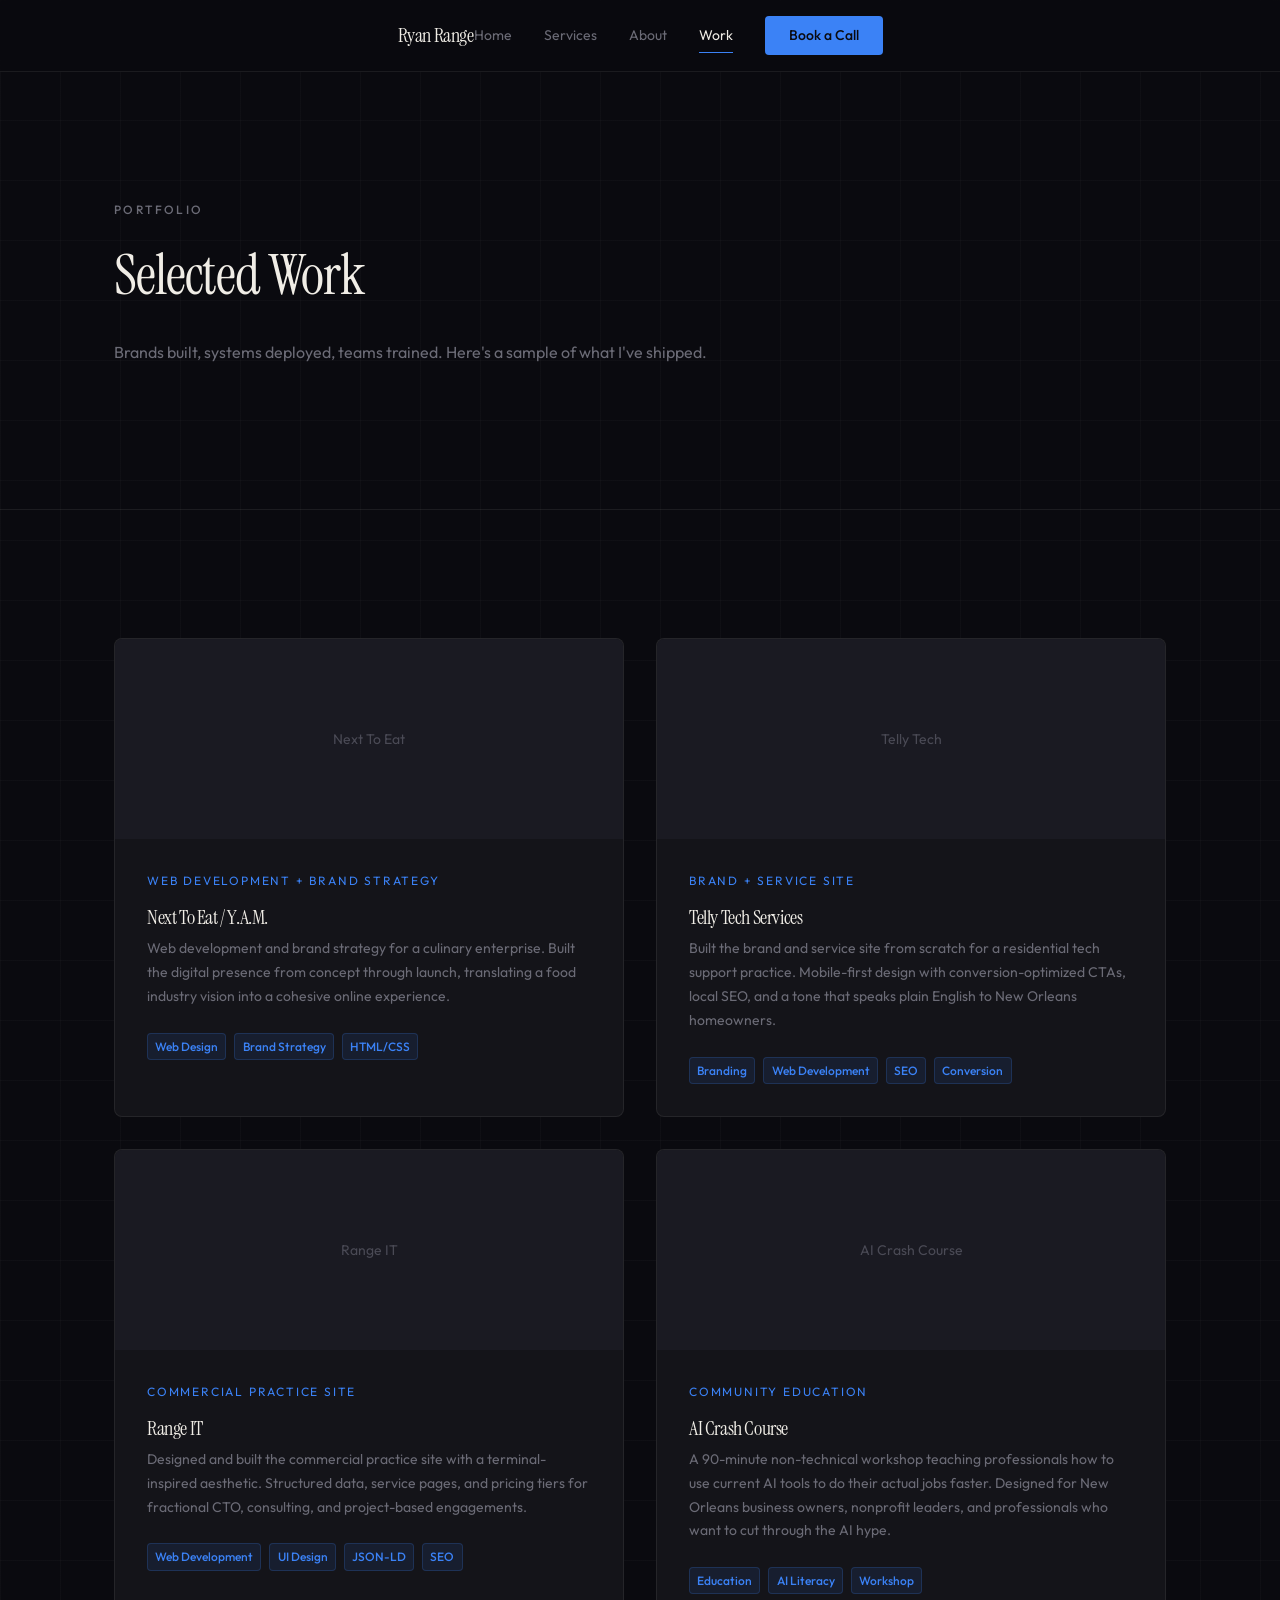
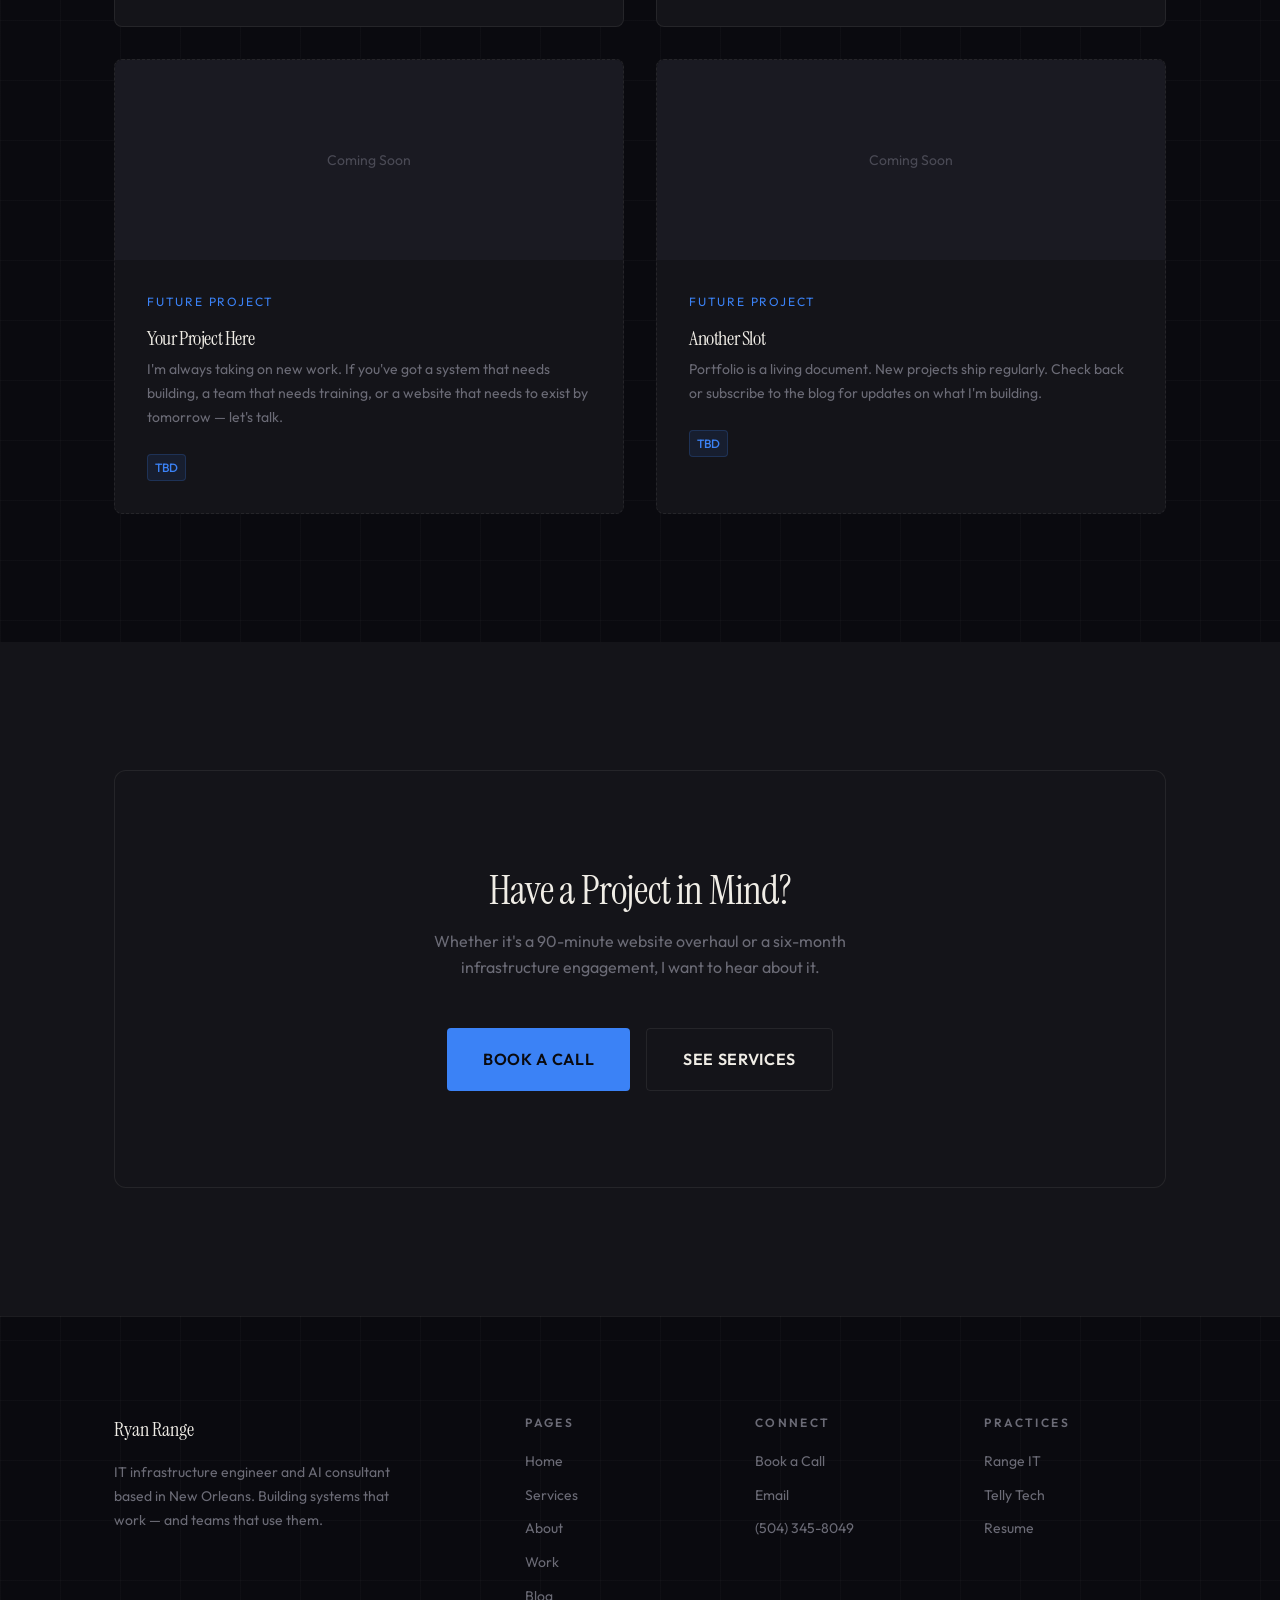
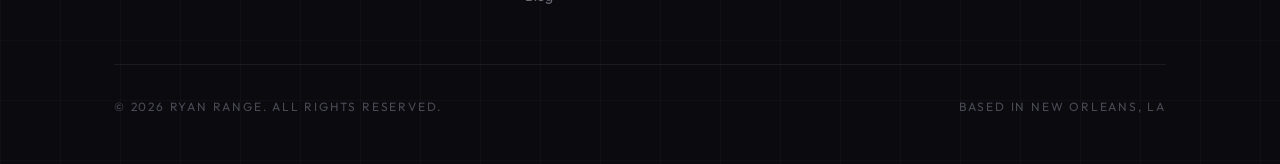
<file: work.html>
<!DOCTYPE html>
<html lang="en">
<head>
    <meta charset="UTF-8">
    <meta name="viewport" content="width=device-width, initial-scale=1.0">
    <title>Work — Ryan Range | Portfolio & Projects</title>
    <meta name="description" content="Selected projects by Ryan Range — web development, brand strategy, AI education, and IT infrastructure builds for businesses in New Orleans and beyond.">
    <link rel="canonical" href="https://ryanrange.click/work.html">

    <meta property="og:type" content="website">
    <meta property="og:title" content="Work — Ryan Range">
    <meta property="og:description" content="Selected projects — web development, brand strategy, AI education, and IT infrastructure.">
    <meta property="og:url" content="https://ryanrange.click/work.html">
    <meta property="og:image" content="https://ryanrange.click/assets/img/og-image.png">
    <meta name="twitter:card" content="summary_large_image">
    <meta name="twitter:title" content="Work — Ryan Range">
    <meta name="twitter:description" content="Selected projects — web development, brand strategy, AI education, and IT infrastructure.">
    <meta name="twitter:image" content="https://ryanrange.click/assets/img/og-image.png">

    <link rel="stylesheet" href="assets/css/fonts.css">
    <link rel="stylesheet" href="assets/css/main.css">
</head>
<body>
    <a href="#main-content" class="skip-link">Skip to main content</a>

    <header class="site-header" role="banner">
        <div class="container">
            <nav class="nav" aria-label="Primary navigation">
                <a href="/" class="nav__logo">Ryan Range</a>
                <button class="nav__toggle" aria-expanded="false" aria-controls="nav-menu" aria-label="Toggle navigation">
                    <span></span><span></span><span></span>
                </button>
                <div class="nav__links" id="nav-menu" role="menubar">
                    <a href="/" class="nav__link" role="menuitem" data-page="/">Home</a>
                    <a href="services.html" class="nav__link" role="menuitem" data-page="/services">Services</a>
                    <a href="about.html" class="nav__link" role="menuitem" data-page="/about">About</a>
                    <a href="work.html" class="nav__link nav__link--active" role="menuitem" data-page="/work">Work</a>
                    <a href="contact.html" class="nav__cta" role="menuitem">Book a Call</a>
                </div>
            </nav>
        </div>
    </header>

    <main id="main-content">

        <section class="hero">
            <div class="container">
                <span class="label hero__label">Portfolio</span>
                <h1 class="hero__title" style="font-size: var(--text-5xl);">Selected Work</h1>
                <p class="hero__sub">Brands built, systems deployed, teams trained. Here's a sample of what I've shipped.</p>
            </div>
        </section>

        <!-- Work Grid -->
        <section class="section">
            <div class="container">
                <div class="work-grid">

                    <!-- Next To Eat / Y.A.M. -->
                    <div class="work-card reveal reveal--delay-1">
                        <div class="work-card__image" aria-label="Project screenshot placeholder">Next To Eat</div>
                        <div class="work-card__body">
                            <p class="work-card__context">Web Development + Brand Strategy</p>
                            <h3 class="work-card__title">Next To Eat / Y.A.M.</h3>
                            <p class="work-card__desc">Web development and brand strategy for a culinary enterprise. Built the digital presence from concept through launch, translating a food industry vision into a cohesive online experience.</p>
                            <div class="work-card__tags">
                                <span class="tag">Web Design</span>
                                <span class="tag">Brand Strategy</span>
                                <span class="tag">HTML/CSS</span>
                            </div>
                        </div>
                    </div>

                    <!-- Telly Tech Services -->
                    <div class="work-card reveal reveal--delay-2">
                        <div class="work-card__image" aria-label="Project screenshot placeholder">Telly Tech</div>
                        <div class="work-card__body">
                            <p class="work-card__context">Brand + Service Site</p>
                            <h3 class="work-card__title">Telly Tech Services</h3>
                            <p class="work-card__desc">Built the brand and service site from scratch for a residential tech support practice. Mobile-first design with conversion-optimized CTAs, local SEO, and a tone that speaks plain English to New Orleans homeowners.</p>
                            <div class="work-card__tags">
                                <span class="tag">Branding</span>
                                <span class="tag">Web Development</span>
                                <span class="tag">SEO</span>
                                <span class="tag">Conversion</span>
                            </div>
                        </div>
                    </div>

                    <!-- Range IT -->
                    <div class="work-card reveal reveal--delay-1">
                        <div class="work-card__image" aria-label="Project screenshot placeholder">Range IT</div>
                        <div class="work-card__body">
                            <p class="work-card__context">Commercial Practice Site</p>
                            <h3 class="work-card__title">Range IT</h3>
                            <p class="work-card__desc">Designed and built the commercial practice site with a terminal-inspired aesthetic. Structured data, service pages, and pricing tiers for fractional CTO, consulting, and project-based engagements.</p>
                            <div class="work-card__tags">
                                <span class="tag">Web Development</span>
                                <span class="tag">UI Design</span>
                                <span class="tag">JSON-LD</span>
                                <span class="tag">SEO</span>
                            </div>
                        </div>
                    </div>

                    <!-- AI Crash Course -->
                    <div class="work-card reveal reveal--delay-2">
                        <div class="work-card__image" aria-label="Project screenshot placeholder">AI Crash Course</div>
                        <div class="work-card__body">
                            <p class="work-card__context">Community Education</p>
                            <h3 class="work-card__title">AI Crash Course</h3>
                            <p class="work-card__desc">A 90-minute non-technical workshop teaching professionals how to use current AI tools to do their actual jobs faster. Designed for New Orleans business owners, nonprofit leaders, and professionals who want to cut through the AI hype.</p>
                            <div class="work-card__tags">
                                <span class="tag">Education</span>
                                <span class="tag">AI Literacy</span>
                                <span class="tag">Workshop</span>
                            </div>
                        </div>
                    </div>

                    <!-- Placeholder 1 -->
                    <div class="work-card reveal reveal--delay-1" style="border-style: dashed;">
                        <div class="work-card__image" style="color: var(--text-dim);">Coming Soon</div>
                        <div class="work-card__body">
                            <p class="work-card__context">Future Project</p>
                            <h3 class="work-card__title">Your Project Here</h3>
                            <p class="work-card__desc">I'm always taking on new work. If you've got a system that needs building, a team that needs training, or a website that needs to exist by tomorrow — let's talk.</p>
                            <div class="work-card__tags">
                                <span class="tag">TBD</span>
                            </div>
                        </div>
                    </div>

                    <!-- Placeholder 2 -->
                    <div class="work-card reveal reveal--delay-2" style="border-style: dashed;">
                        <div class="work-card__image" style="color: var(--text-dim);">Coming Soon</div>
                        <div class="work-card__body">
                            <p class="work-card__context">Future Project</p>
                            <h3 class="work-card__title">Another Slot</h3>
                            <p class="work-card__desc">Portfolio is a living document. New projects ship regularly. Check back or subscribe to the blog for updates on what I'm building.</p>
                            <div class="work-card__tags">
                                <span class="tag">TBD</span>
                            </div>
                        </div>
                    </div>

                </div>
            </div>
        </section>

        <!-- CTA -->
        <section class="section section--surface">
            <div class="container">
                <div class="cta-block reveal">
                    <h2 class="cta-block__title">Have a Project in Mind?</h2>
                    <p class="cta-block__desc">Whether it's a 90-minute website overhaul or a six-month infrastructure engagement, I want to hear about it.</p>
                    <div class="cta-block__actions">
                        <a href="contact.html" class="btn btn--primary btn--large">Book a Call</a>
                        <a href="services.html" class="btn btn--outline btn--large">See Services</a>
                    </div>
                </div>
            </div>
        </section>

    </main>

    <footer class="site-footer" role="contentinfo">
        <div class="container">
            <div class="footer-grid">
                <div>
                    <p class="footer-brand">Ryan Range</p>
                    <p class="footer-desc">IT infrastructure engineer and AI consultant based in New Orleans. Building systems that work — and teams that use them.</p>
                </div>
                <div>
                    <p class="footer-heading">Pages</p>
                    <ul class="footer-links">
                        <li><a href="/">Home</a></li>
                        <li><a href="services.html">Services</a></li>
                        <li><a href="about.html">About</a></li>
                        <li><a href="work.html">Work</a></li>
                        <li><a href="blog/">Blog</a></li>
                    </ul>
                </div>
                <div>
                    <p class="footer-heading">Connect</p>
                    <ul class="footer-links">
                        <li><a href="contact.html">Book a Call</a></li>
                        <li><a href="mailto:ryan@range.it.com">Email</a></li>
                        <li><a href="tel:15043458049">(504) 345-8049</a></li>
                    </ul>
                </div>
                <div>
                    <p class="footer-heading">Practices</p>
                    <ul class="footer-links">
                        <li><a href="https://range.it.com" target="_blank" rel="noopener">Range IT</a></li>
                        <li><a href="https://tellytechservices.com" target="_blank" rel="noopener">Telly Tech</a></li>
                        <li><a href="https://resume.ryanrange.click" target="_blank" rel="noopener">Resume</a></li>
                    </ul>
                </div>
            </div>
            <div class="footer-bottom">
                <span>&copy; <span data-year></span> Ryan Range. All rights reserved.</span>
                <span>Based in New Orleans, LA</span>
            </div>
        </div>
    </footer>

    <script src="assets/js/main.js"></script>
</body>
</html>
</file>
<file: assets/css/fonts.css>
/* ==========================================================================
   ryanrange.click — Self-Hosted Font Loading
   ========================================================================== */

@font-face {
  font-family: 'Instrument Serif';
  src: url('../fonts/InstrumentSerif-Regular.woff2') format('woff2');
  font-weight: 400;
  font-style: normal;
  font-display: swap;
}

@font-face {
  font-family: 'Outfit';
  src: url('../fonts/Outfit-Variable.woff2') format('woff2-variations');
  font-weight: 300 700;
  font-style: normal;
  font-display: swap;
}
</file>
<file: assets/css/main.css>
/* ==========================================================================
   ryanrange.click — Design System & Styles
   Elevated dark technical aesthetic
   ========================================================================== */

/* --- Design Tokens --- */
:root {
  /* Colors */
  --bg: #0a0a0f;
  --bg-surface: #141419;
  --bg-elevated: #1a1a22;
  --text: #f0ede6;
  --text-muted: #6b6b76;
  --text-dim: #4a4a55;
  --accent: #3b82f6;
  --accent-hover: #2563eb;
  --accent-glow: rgba(59, 130, 246, 0.15);
  --accent-warm: #f59e0b;
  --accent-warm-glow: rgba(245, 158, 11, 0.2);
  --success: #4ade80;
  --border: rgba(240, 237, 230, 0.08);
  --border-hover: rgba(240, 237, 230, 0.16);
  --grid-line: rgba(240, 237, 230, 0.025);

  /* Typography */
  --font-display: 'Instrument Serif', Georgia, serif;
  --font-body: 'Outfit', system-ui, sans-serif;
  --font-mono: 'JetBrains Mono', 'Fira Code', monospace;

  /* Type Scale (fluid) */
  --text-xs: 0.75rem;
  --text-sm: 0.875rem;
  --text-base: 1rem;
  --text-lg: 1.125rem;
  --text-xl: 1.25rem;
  --text-2xl: 1.5rem;
  --text-3xl: clamp(1.75rem, 3vw, 2rem);
  --text-4xl: clamp(2rem, 4vw, 2.5rem);
  --text-5xl: clamp(2.5rem, 6vw, 3.5rem);
  --text-hero: clamp(3rem, 10vw, 6rem);

  /* Spacing */
  --space-xs: 0.25rem;
  --space-sm: 0.5rem;
  --space-md: 1rem;
  --space-lg: 1.5rem;
  --space-xl: 2rem;
  --space-2xl: 3rem;
  --space-3xl: 4rem;
  --space-4xl: 6rem;
  --space-5xl: 8rem;

  /* Layout */
  --max-width: 1100px;
  --max-width-narrow: 800px;
  --header-height: 72px;

  /* Shadows */
  --shadow-sm: 0 1px 3px rgba(0, 0, 0, 0.3);
  --shadow-md: 0 4px 12px rgba(0, 0, 0, 0.4);
  --shadow-lg: 0 8px 30px rgba(0, 0, 0, 0.5);
  --shadow-glow: 0 0 20px var(--accent-glow);

  /* Transitions */
  --ease-out: cubic-bezier(0.16, 1, 0.3, 1);
  --ease-in-out: cubic-bezier(0.65, 0, 0.35, 1);
  --duration-fast: 150ms;
  --duration-base: 250ms;
  --duration-slow: 400ms;

  /* Border Radius */
  --radius-sm: 4px;
  --radius-md: 8px;
  --radius-lg: 12px;
}

/* --- Reset --- */
*,
*::before,
*::after {
  margin: 0;
  padding: 0;
  box-sizing: border-box;
}

html {
  scroll-behavior: smooth;
  font-size: 16px;
  -webkit-text-size-adjust: 100%;
  scroll-padding-top: var(--header-height);
}

body {
  font-family: var(--font-body);
  background-color: var(--bg);
  color: var(--text);
  line-height: 1.6;
  min-height: 100vh;
  -webkit-font-smoothing: antialiased;
  -moz-osx-font-smoothing: grayscale;
  background-image:
    linear-gradient(var(--grid-line) 1px, transparent 1px),
    linear-gradient(90deg, var(--grid-line) 1px, transparent 1px);
  background-size: 60px 60px;
}

img, picture, video, canvas, svg {
  display: block;
  max-width: 100%;
}

input, button, textarea, select {
  font: inherit;
  color: inherit;
}

button {
  cursor: pointer;
}

ul, ol {
  list-style: none;
}

/* --- Skip Link --- */
.skip-link {
  position: absolute;
  top: -100%;
  left: var(--space-md);
  padding: var(--space-sm) var(--space-md);
  background: var(--accent);
  color: var(--bg);
  font-weight: 600;
  font-size: var(--text-sm);
  z-index: 1000;
  border-radius: var(--radius-sm);
  transition: top var(--duration-fast);
}

.skip-link:focus {
  top: var(--space-md);
}

/* --- Typography --- */
h1, h2, h3, h4 {
  font-family: var(--font-display);
  font-weight: 400;
  line-height: 1.15;
  letter-spacing: -0.02em;
}

h1 { font-size: var(--text-hero); }
h2 { font-size: var(--text-4xl); }
h3 { font-size: var(--text-2xl); }
h4 { font-size: var(--text-xl); }

p {
  max-width: 65ch;
}

a {
  color: inherit;
  text-decoration: none;
  transition: color var(--duration-base) var(--ease-out);
}

.label {
  font-size: var(--text-xs);
  text-transform: uppercase;
  letter-spacing: 0.2em;
  color: var(--text-muted);
  font-weight: 500;
}

.accent-text {
  color: var(--accent);
}

/* --- Layout --- */
.container {
  max-width: var(--max-width);
  margin: 0 auto;
  padding: 0 var(--space-lg);
}

.container--narrow {
  max-width: var(--max-width-narrow);
}

.section {
  padding: var(--space-5xl) 0;
}

.section--surface {
  background: var(--bg-surface);
}

.section--border {
  border-bottom: 1px solid var(--border);
}

/* --- Header / Navigation --- */
.site-header {
  position: sticky;
  top: 0;
  z-index: 100;
  background: rgba(10, 10, 15, 0.85);
  backdrop-filter: blur(12px);
  -webkit-backdrop-filter: blur(12px);
  border-bottom: 1px solid var(--border);
  height: var(--header-height);
  display: flex;
  align-items: center;
}

.nav {
  display: flex;
  align-items: center;
  justify-content: space-between;
  width: 100%;
}

.nav__logo {
  font-family: var(--font-display);
  font-size: var(--text-xl);
  letter-spacing: -0.02em;
  white-space: nowrap;
}

.nav__logo:hover {
  color: var(--accent);
}

.nav__links {
  display: flex;
  align-items: center;
  gap: var(--space-xl);
}

.nav__link {
  font-size: var(--text-sm);
  font-weight: 400;
  color: var(--text-muted);
  position: relative;
  padding: var(--space-xs) 0;
  transition: color var(--duration-base);
}

.nav__link:hover,
.nav__link--active {
  color: var(--text);
}

.nav__link--active::after {
  content: '';
  position: absolute;
  bottom: -2px;
  left: 0;
  right: 0;
  height: 1px;
  background: var(--accent);
}

.nav__cta {
  font-size: var(--text-sm);
  font-weight: 500;
  color: var(--bg);
  background: var(--accent);
  padding: var(--space-sm) var(--space-lg);
  border-radius: var(--radius-sm);
  transition: background var(--duration-base), transform var(--duration-fast);
}

.nav__cta:hover {
  background: var(--accent-hover);
}

.nav__cta:active {
  transform: scale(0.97);
}

/* Hamburger */
.nav__toggle {
  display: none;
  flex-direction: column;
  justify-content: center;
  gap: 5px;
  width: 28px;
  height: 28px;
  background: none;
  border: none;
  padding: 0;
  cursor: pointer;
}

.nav__toggle span {
  display: block;
  width: 100%;
  height: 2px;
  background: var(--text);
  transition: transform var(--duration-base) var(--ease-out),
              opacity var(--duration-fast);
}

.nav__toggle[aria-expanded="true"] span:nth-child(1) {
  transform: rotate(45deg) translate(5px, 5px);
}

.nav__toggle[aria-expanded="true"] span:nth-child(2) {
  opacity: 0;
}

.nav__toggle[aria-expanded="true"] span:nth-child(3) {
  transform: rotate(-45deg) translate(5px, -5px);
}

/* Mobile Nav */
@media (max-width: 767px) {
  .nav__toggle {
    display: flex;
  }

  .nav__links {
    position: fixed;
    top: var(--header-height);
    left: 0;
    right: 0;
    bottom: 0;
    flex-direction: column;
    align-items: flex-start;
    gap: 0;
    background: var(--bg);
    padding: var(--space-xl) var(--space-lg);
    transform: translateX(100%);
    transition: transform var(--duration-slow) var(--ease-out);
    border-top: 1px solid var(--border);
  }

  .nav__links--open {
    transform: translateX(0);
  }

  .nav__link {
    font-size: var(--text-lg);
    padding: var(--space-md) 0;
    width: 100%;
    border-bottom: 1px solid var(--border);
  }

  .nav__cta {
    margin-top: var(--space-xl);
    text-align: center;
    width: 100%;
    padding: var(--space-md);
  }
}

/* --- Hero --- */
.hero {
  padding: var(--space-5xl) 0 var(--space-4xl);
  border-bottom: 1px solid var(--border);
}

.hero__label {
  margin-bottom: var(--space-lg);
  display: block;
}

.hero__title {
  margin-bottom: var(--space-xl);
}

.hero__tagline {
  font-family: var(--font-display);
  font-size: var(--text-3xl);
  line-height: 1.35;
  margin-bottom: var(--space-lg);
  max-width: 750px;
}

.hero__sub {
  color: var(--text-muted);
  font-size: var(--text-base);
  margin-bottom: var(--space-2xl);
  max-width: 600px;
}

.hero__actions {
  display: flex;
  flex-wrap: wrap;
  gap: var(--space-md);
  align-items: center;
}

/* Status Badge */
.status-badge {
  display: inline-flex;
  align-items: center;
  padding: 0.6rem 1.2rem;
  border: 1px solid var(--border);
  font-size: var(--text-xs);
  letter-spacing: 0.15em;
  text-transform: uppercase;
  color: var(--text);
  border-radius: var(--radius-sm);
}

.status-dot {
  width: 6px;
  height: 6px;
  background-color: var(--success);
  border-radius: 50%;
  margin-right: 12px;
  box-shadow: 0 0 10px rgba(74, 222, 128, 0.4);
  animation: pulse 2s infinite;
}

@media (prefers-reduced-motion: reduce) {
  .status-dot { animation: none; }
}

@keyframes pulse {
  0% { box-shadow: 0 0 0 0 rgba(74, 222, 128, 0.4); }
  70% { box-shadow: 0 0 0 8px rgba(74, 222, 128, 0); }
  100% { box-shadow: 0 0 0 0 rgba(74, 222, 128, 0); }
}

/* --- Buttons --- */
.btn {
  display: inline-flex;
  align-items: center;
  justify-content: center;
  gap: var(--space-sm);
  padding: 0.85rem 1.75rem;
  font-size: var(--text-sm);
  font-weight: 600;
  letter-spacing: 0.04em;
  text-transform: uppercase;
  border: none;
  border-radius: var(--radius-sm);
  cursor: pointer;
  transition: all var(--duration-base) var(--ease-out);
}

.btn--primary {
  background: var(--accent);
  color: var(--bg);
}

.btn--primary:hover {
  background: var(--accent-hover);
  box-shadow: var(--shadow-glow);
}

.btn--primary:active {
  transform: scale(0.97);
}

.btn--outline {
  background: transparent;
  color: var(--text);
  border: 1px solid var(--border);
}

.btn--outline:hover {
  border-color: var(--text);
  background: rgba(240, 237, 230, 0.03);
}

.btn--large {
  padding: 1.1rem 2.25rem;
  font-size: var(--text-base);
}

.btn--full {
  width: 100%;
}

/* --- Cards --- */
.card {
  background: var(--bg-surface);
  border: 1px solid var(--border);
  border-radius: var(--radius-md);
  padding: var(--space-2xl);
  transition: border-color var(--duration-base) var(--ease-out),
              box-shadow var(--duration-base) var(--ease-out);
}

.card:hover {
  border-color: var(--border-hover);
  box-shadow: var(--shadow-md);
}

.card__label {
  margin-bottom: var(--space-md);
}

.card__title {
  margin-bottom: var(--space-md);
}

.card__desc {
  color: var(--text-muted);
  font-size: var(--text-sm);
  line-height: 1.7;
}

.card__tags {
  display: flex;
  flex-wrap: wrap;
  gap: var(--space-sm);
  margin-top: var(--space-lg);
}

/* --- Tech Tags / Badges --- */
.tag {
  display: inline-block;
  font-family: var(--font-body);
  font-size: var(--text-xs);
  font-weight: 500;
  padding: 0.25em 0.6em;
  background: rgba(59, 130, 246, 0.1);
  color: var(--accent);
  border: 1px solid rgba(59, 130, 246, 0.2);
  border-radius: var(--radius-sm);
}

/* --- Service Grid --- */
.services-grid {
  display: grid;
  grid-template-columns: 1fr;
  gap: var(--space-xl);
}

@media (min-width: 768px) {
  .services-grid {
    grid-template-columns: 1fr 1fr;
  }
}

/* --- Brand Ecosystem --- */
.brands {
  display: grid;
  grid-template-columns: 1fr;
  gap: var(--space-xl);
}

@media (min-width: 768px) {
  .brands {
    grid-template-columns: 1fr 1fr;
  }
}

.brand-card {
  border: 1px solid var(--border);
  border-radius: var(--radius-md);
  padding: var(--space-2xl);
  transition: border-color var(--duration-base);
}

.brand-card:hover {
  border-color: var(--border-hover);
}

.brand-card__name {
  font-family: var(--font-display);
  font-size: var(--text-xl);
  margin-bottom: var(--space-sm);
}

.brand-card__type {
  font-size: var(--text-xs);
  text-transform: uppercase;
  letter-spacing: 0.15em;
  color: var(--accent);
  margin-bottom: var(--space-md);
}

.brand-card__desc {
  color: var(--text-muted);
  font-size: var(--text-sm);
  line-height: 1.7;
  margin-bottom: var(--space-lg);
}

.brand-card__link {
  font-size: var(--text-sm);
  font-weight: 500;
  color: var(--accent);
  border-bottom: 1px solid transparent;
  transition: border-color var(--duration-base);
}

.brand-card__link:hover {
  border-bottom-color: var(--accent);
}

/* --- Testimonials --- */
.testimonials {
  display: grid;
  grid-template-columns: 1fr;
  gap: var(--space-xl);
}

@media (min-width: 768px) {
  .testimonials {
    grid-template-columns: repeat(3, 1fr);
  }
}

.testimonial {
  padding: var(--space-2xl);
  border: 1px solid var(--border);
  border-radius: var(--radius-md);
  position: relative;
}

.testimonial__quote {
  font-family: var(--font-display);
  font-size: var(--text-lg);
  font-style: italic;
  line-height: 1.5;
  margin-bottom: var(--space-lg);
  color: var(--text);
}

.testimonial__quote::before {
  content: '\201C';
  font-size: var(--text-4xl);
  color: var(--accent);
  line-height: 0;
  position: relative;
  top: 0.2em;
  margin-right: 0.1em;
}

.testimonial__author {
  font-size: var(--text-sm);
  color: var(--text-muted);
}

.testimonial__role {
  font-size: var(--text-xs);
  color: var(--text-dim);
}

/* --- CTA Block --- */
.cta-block {
  text-align: center;
  padding: var(--space-4xl) var(--space-xl);
  border: 1px solid var(--border);
  border-radius: var(--radius-lg);
  background: var(--bg-surface);
}

.cta-block__title {
  margin-bottom: var(--space-md);
}

.cta-block__desc {
  color: var(--text-muted);
  margin: 0 auto var(--space-2xl);
  max-width: 500px;
}

.cta-block__actions {
  display: flex;
  flex-wrap: wrap;
  justify-content: center;
  gap: var(--space-md);
}

/* --- Contact --- */
.contact-methods {
  display: grid;
  grid-template-columns: 1fr;
  gap: var(--space-xl);
}

@media (min-width: 768px) {
  .contact-methods {
    grid-template-columns: repeat(3, 1fr);
  }
}

.contact-item {
  padding: var(--space-2xl);
  border: 1px solid var(--border);
  border-radius: var(--radius-md);
  transition: border-color var(--duration-base);
}

.contact-item:hover {
  border-color: var(--border-hover);
}

.contact-item__label {
  display: block;
  font-size: var(--text-xs);
  text-transform: uppercase;
  letter-spacing: 0.2em;
  color: var(--text-muted);
  margin-bottom: var(--space-sm);
}

.contact-item__value {
  font-family: var(--font-display);
  font-size: var(--text-lg);
  color: var(--text);
}

.contact-item__value:hover {
  color: var(--accent);
}

/* --- Forms --- */
.form-group {
  margin-bottom: var(--space-lg);
}

.form-group label {
  display: block;
  font-size: var(--text-sm);
  font-weight: 500;
  margin-bottom: var(--space-sm);
  color: var(--text);
}

.form-group input,
.form-group textarea,
.form-group select {
  width: 100%;
  padding: 0.85rem var(--space-md);
  background: var(--bg-surface);
  border: 1px solid var(--border);
  border-radius: var(--radius-sm);
  color: var(--text);
  font-size: var(--text-base);
  transition: border-color var(--duration-base);
}

.form-group input:focus,
.form-group textarea:focus,
.form-group select:focus {
  outline: none;
  border-color: var(--accent);
  box-shadow: 0 0 0 3px var(--accent-glow);
}

.form-group textarea {
  min-height: 150px;
  resize: vertical;
}

.form-group input::placeholder,
.form-group textarea::placeholder {
  color: var(--text-dim);
}

.form-status {
  padding: var(--space-md);
  border-radius: var(--radius-sm);
  font-size: var(--text-sm);
  margin-top: var(--space-md);
  display: none;
}

.form-status--success {
  display: block;
  background: rgba(74, 222, 128, 0.1);
  border: 1px solid rgba(74, 222, 128, 0.3);
  color: var(--success);
}

.form-status--error {
  display: block;
  background: rgba(239, 68, 68, 0.1);
  border: 1px solid rgba(239, 68, 68, 0.3);
  color: #ef4444;
}

/* --- Audience Router --- */
.audience-router {
  display: grid;
  grid-template-columns: 1fr;
  gap: var(--space-md);
}

@media (min-width: 768px) {
  .audience-router {
    grid-template-columns: repeat(3, 1fr);
  }
}

.audience-card {
  padding: var(--space-2xl);
  border: 1px solid var(--border);
  border-radius: var(--radius-md);
  text-align: center;
  cursor: pointer;
  transition: all var(--duration-base) var(--ease-out);
}

.audience-card:hover,
.audience-card--active {
  border-color: var(--accent);
  background: var(--accent-glow);
}

.audience-card__icon {
  font-size: var(--text-3xl);
  margin-bottom: var(--space-md);
}

.audience-card__title {
  font-family: var(--font-display);
  font-size: var(--text-lg);
  margin-bottom: var(--space-sm);
}

.audience-card__desc {
  font-size: var(--text-sm);
  color: var(--text-muted);
}

/* --- Skills Grid --- */
.skills-grid {
  display: grid;
  grid-template-columns: repeat(2, 1fr);
  gap: var(--space-md);
}

@media (min-width: 768px) {
  .skills-grid {
    grid-template-columns: repeat(3, 1fr);
  }
}

@media (min-width: 1024px) {
  .skills-grid {
    grid-template-columns: repeat(4, 1fr);
  }
}

.skill-item {
  padding: var(--space-md) var(--space-lg);
  border: 1px solid var(--border);
  border-radius: var(--radius-sm);
  font-size: var(--text-sm);
  color: var(--text-muted);
  text-align: center;
  transition: border-color var(--duration-base), color var(--duration-base);
}

.skill-item:hover {
  border-color: var(--border-hover);
  color: var(--text);
}

/* --- Portfolio / Work --- */
.work-grid {
  display: grid;
  grid-template-columns: 1fr;
  gap: var(--space-xl);
}

@media (min-width: 768px) {
  .work-grid {
    grid-template-columns: 1fr 1fr;
  }
}

.work-card {
  background: var(--bg-surface);
  border: 1px solid var(--border);
  border-radius: var(--radius-md);
  overflow: hidden;
  transition: border-color var(--duration-base), transform var(--duration-base);
}

.work-card:hover {
  border-color: var(--border-hover);
  transform: translateY(-2px);
}

.work-card__image {
  width: 100%;
  height: 200px;
  background: var(--bg-elevated);
  display: flex;
  align-items: center;
  justify-content: center;
  color: var(--text-dim);
  font-size: var(--text-sm);
}

.work-card__body {
  padding: var(--space-xl);
}

.work-card__title {
  font-family: var(--font-display);
  font-size: var(--text-xl);
  margin-bottom: var(--space-sm);
}

.work-card__context {
  font-size: var(--text-xs);
  text-transform: uppercase;
  letter-spacing: 0.15em;
  color: var(--accent);
  margin-bottom: var(--space-md);
}

.work-card__desc {
  font-size: var(--text-sm);
  color: var(--text-muted);
  line-height: 1.7;
  margin-bottom: var(--space-lg);
}

.work-card__tags {
  display: flex;
  flex-wrap: wrap;
  gap: var(--space-sm);
}

/* --- Pricing Tiers --- */
.pricing-grid {
  display: grid;
  grid-template-columns: 1fr;
  gap: var(--space-xl);
}

@media (min-width: 768px) {
  .pricing-grid {
    grid-template-columns: repeat(3, 1fr);
  }
}

.pricing-card {
  border: 1px solid var(--border);
  border-radius: var(--radius-md);
  padding: var(--space-2xl);
  position: relative;
  transition: border-color var(--duration-base);
}

.pricing-card--featured {
  border-color: var(--accent);
  box-shadow: var(--shadow-glow);
}

.pricing-card--featured::before {
  content: 'Popular';
  position: absolute;
  top: -12px;
  left: 50%;
  transform: translateX(-50%);
  background: var(--accent);
  color: var(--bg);
  padding: 0.2em 0.8em;
  font-size: var(--text-xs);
  font-weight: 600;
  text-transform: uppercase;
  letter-spacing: 0.1em;
  border-radius: var(--radius-sm);
}

.pricing-card__name {
  font-family: var(--font-display);
  font-size: var(--text-xl);
  margin-bottom: var(--space-sm);
}

.pricing-card__price {
  font-size: var(--text-4xl);
  font-weight: 700;
  margin-bottom: var(--space-md);
}

.pricing-card__price span {
  font-size: var(--text-sm);
  font-weight: 400;
  color: var(--text-muted);
}

.pricing-card__desc {
  font-size: var(--text-sm);
  color: var(--text-muted);
  margin-bottom: var(--space-lg);
  line-height: 1.6;
}

.pricing-card__features {
  margin-bottom: var(--space-xl);
}

.pricing-card__features li {
  font-size: var(--text-sm);
  color: var(--text-muted);
  padding: var(--space-sm) 0;
  border-bottom: 1px solid var(--border);
  padding-left: 1.5em;
  position: relative;
}

.pricing-card__features li::before {
  content: '→';
  position: absolute;
  left: 0;
  color: var(--accent);
}

/* --- Blog --- */
.blog-grid {
  display: grid;
  grid-template-columns: 1fr;
  gap: var(--space-xl);
}

@media (min-width: 768px) {
  .blog-grid {
    grid-template-columns: 1fr 1fr;
  }
}

.blog-empty {
  text-align: center;
  padding: var(--space-5xl) var(--space-xl);
}

.blog-empty__title {
  margin-bottom: var(--space-md);
}

.blog-empty__desc {
  color: var(--text-muted);
  margin: 0 auto var(--space-2xl);
}

/* --- Footer --- */
.site-footer {
  border-top: 1px solid var(--border);
  padding: var(--space-4xl) 0 var(--space-2xl);
}

.footer-grid {
  display: grid;
  grid-template-columns: 1fr;
  gap: var(--space-2xl);
  margin-bottom: var(--space-2xl);
}

@media (min-width: 768px) {
  .footer-grid {
    grid-template-columns: 2fr 1fr 1fr 1fr;
  }
}

.footer-brand {
  font-family: var(--font-display);
  font-size: var(--text-xl);
  margin-bottom: var(--space-md);
}

.footer-desc {
  font-size: var(--text-sm);
  color: var(--text-muted);
  max-width: 300px;
  line-height: 1.7;
}

.footer-heading {
  font-size: var(--text-xs);
  text-transform: uppercase;
  letter-spacing: 0.2em;
  color: var(--text-muted);
  margin-bottom: var(--space-md);
  font-family: var(--font-body);
  font-weight: 600;
}

.footer-links li {
  margin-bottom: var(--space-sm);
}

.footer-links a {
  font-size: var(--text-sm);
  color: var(--text-muted);
  transition: color var(--duration-base);
}

.footer-links a:hover {
  color: var(--text);
}

.footer-bottom {
  padding-top: var(--space-xl);
  border-top: 1px solid var(--border);
  display: flex;
  flex-wrap: wrap;
  justify-content: space-between;
  gap: var(--space-md);
  font-size: var(--text-xs);
  color: var(--text-dim);
  text-transform: uppercase;
  letter-spacing: 0.15em;
}

/* --- Scroll Animations --- */
.reveal {
  opacity: 0;
  transform: translateY(20px);
  transition: opacity var(--duration-slow) var(--ease-out),
              transform var(--duration-slow) var(--ease-out);
}

.reveal--visible {
  opacity: 1;
  transform: translateY(0);
}

.reveal--delay-1 { transition-delay: 100ms; }
.reveal--delay-2 { transition-delay: 200ms; }
.reveal--delay-3 { transition-delay: 300ms; }
.reveal--delay-4 { transition-delay: 400ms; }

@media (prefers-reduced-motion: reduce) {
  .reveal {
    opacity: 1;
    transform: none;
    transition: none;
  }
}

/* --- Utility --- */
.visually-hidden {
  position: absolute;
  width: 1px;
  height: 1px;
  padding: 0;
  margin: -1px;
  overflow: hidden;
  clip: rect(0, 0, 0, 0);
  white-space: nowrap;
  border: 0;
}

.text-center { text-align: center; }
.text-muted { color: var(--text-muted); }
.mt-sm { margin-top: var(--space-sm); }
.mt-md { margin-top: var(--space-md); }
.mt-lg { margin-top: var(--space-lg); }
.mt-xl { margin-top: var(--space-xl); }
.mt-2xl { margin-top: var(--space-2xl); }
.mb-md { margin-bottom: var(--space-md); }
.mb-lg { margin-bottom: var(--space-lg); }
.mb-xl { margin-bottom: var(--space-xl); }
.mb-2xl { margin-bottom: var(--space-2xl); }

/* --- Page-specific: About timeline --- */
.timeline {
  position: relative;
  padding-left: var(--space-2xl);
}

.timeline::before {
  content: '';
  position: absolute;
  left: 0;
  top: 0;
  bottom: 0;
  width: 1px;
  background: var(--border);
}

.timeline__item {
  position: relative;
  padding-bottom: var(--space-2xl);
}

.timeline__item::before {
  content: '';
  position: absolute;
  left: calc(-1 * var(--space-2xl) - 3px);
  top: 6px;
  width: 7px;
  height: 7px;
  border-radius: 50%;
  background: var(--accent);
  border: 2px solid var(--bg);
}

.timeline__period {
  font-size: var(--text-xs);
  text-transform: uppercase;
  letter-spacing: 0.15em;
  color: var(--accent);
  margin-bottom: var(--space-sm);
}

.timeline__title {
  font-family: var(--font-display);
  font-size: var(--text-xl);
  margin-bottom: var(--space-sm);
}

.timeline__desc {
  color: var(--text-muted);
  font-size: var(--text-sm);
  line-height: 1.7;
}

/* --- 404 --- */
.page-404 {
  text-align: center;
  padding: var(--space-5xl) var(--space-xl);
  min-height: 60vh;
  display: flex;
  flex-direction: column;
  align-items: center;
  justify-content: center;
}

.page-404__code {
  font-size: clamp(5rem, 15vw, 10rem);
  font-family: var(--font-display);
  color: var(--border-hover);
  line-height: 1;
  margin-bottom: var(--space-md);
}

.page-404__title {
  margin-bottom: var(--space-md);
}

.page-404__desc {
  color: var(--text-muted);
  margin-bottom: var(--space-2xl);
}

/* --- Cal.com Embed --- */
.cal-embed {
  width: 100%;
  min-height: 500px;
  border: 1px solid var(--border);
  border-radius: var(--radius-md);
  overflow: hidden;
}

.cal-embed iframe {
  width: 100%;
  height: 100%;
  min-height: 500px;
  border: none;
}

/* --- Section Headers --- */
.section-header {
  margin-bottom: var(--space-3xl);
}

.section-header__label {
  margin-bottom: var(--space-md);
  display: block;
}

.section-header__title {
  margin-bottom: var(--space-md);
}

.section-header__desc {
  color: var(--text-muted);
  font-size: var(--text-lg);
  max-width: 600px;
}

/* --- Divider --- */
.divider {
  border: none;
  border-top: 1px solid var(--border);
  margin: var(--space-4xl) 0;
}

/* --- Focus Styles --- */
:focus-visible {
  outline: 2px solid var(--accent);
  outline-offset: 3px;
}

a:focus-visible,
button:focus-visible {
  outline: 2px solid var(--accent);
  outline-offset: 3px;
}

/* --- Hero Contact Info --- */
.hero__contact {
  display: flex;
  flex-wrap: wrap;
  gap: var(--space-md) var(--space-xl);
  margin-bottom: var(--space-xl);
}

.hero__contact-item {
  font-size: var(--text-sm);
  color: var(--text-muted);
  border-bottom: 1px solid transparent;
  transition: color var(--duration-base), border-color var(--duration-base);
}

.hero__contact-item:hover {
  color: var(--accent);
  border-bottom-color: var(--accent);
}

/* --- Hub Grid (What Else I'm Into) --- */
.hub-grid {
  display: grid;
  grid-template-columns: 1fr;
  gap: var(--space-md);
}

@media (min-width: 768px) {
  .hub-grid {
    grid-template-columns: 1fr 1fr;
  }
}

.hub-card {
  display: block;
  padding: var(--space-xl);
  border: 1px solid var(--border);
  border-radius: var(--radius-md);
  transition: border-color var(--duration-base) var(--ease-out),
              background var(--duration-base) var(--ease-out);
}

.hub-card:hover {
  border-color: var(--border-hover);
  background: var(--bg-surface);
}

.hub-card__type {
  display: block;
  font-size: var(--text-xs);
  text-transform: uppercase;
  letter-spacing: 0.15em;
  color: var(--accent);
  margin-bottom: var(--space-sm);
}

.hub-card__title {
  font-family: var(--font-display);
  font-size: var(--text-lg);
  margin-bottom: var(--space-sm);
}

.hub-card__desc {
  font-size: var(--text-sm);
  color: var(--text-muted);
  line-height: 1.6;
}
</file>
